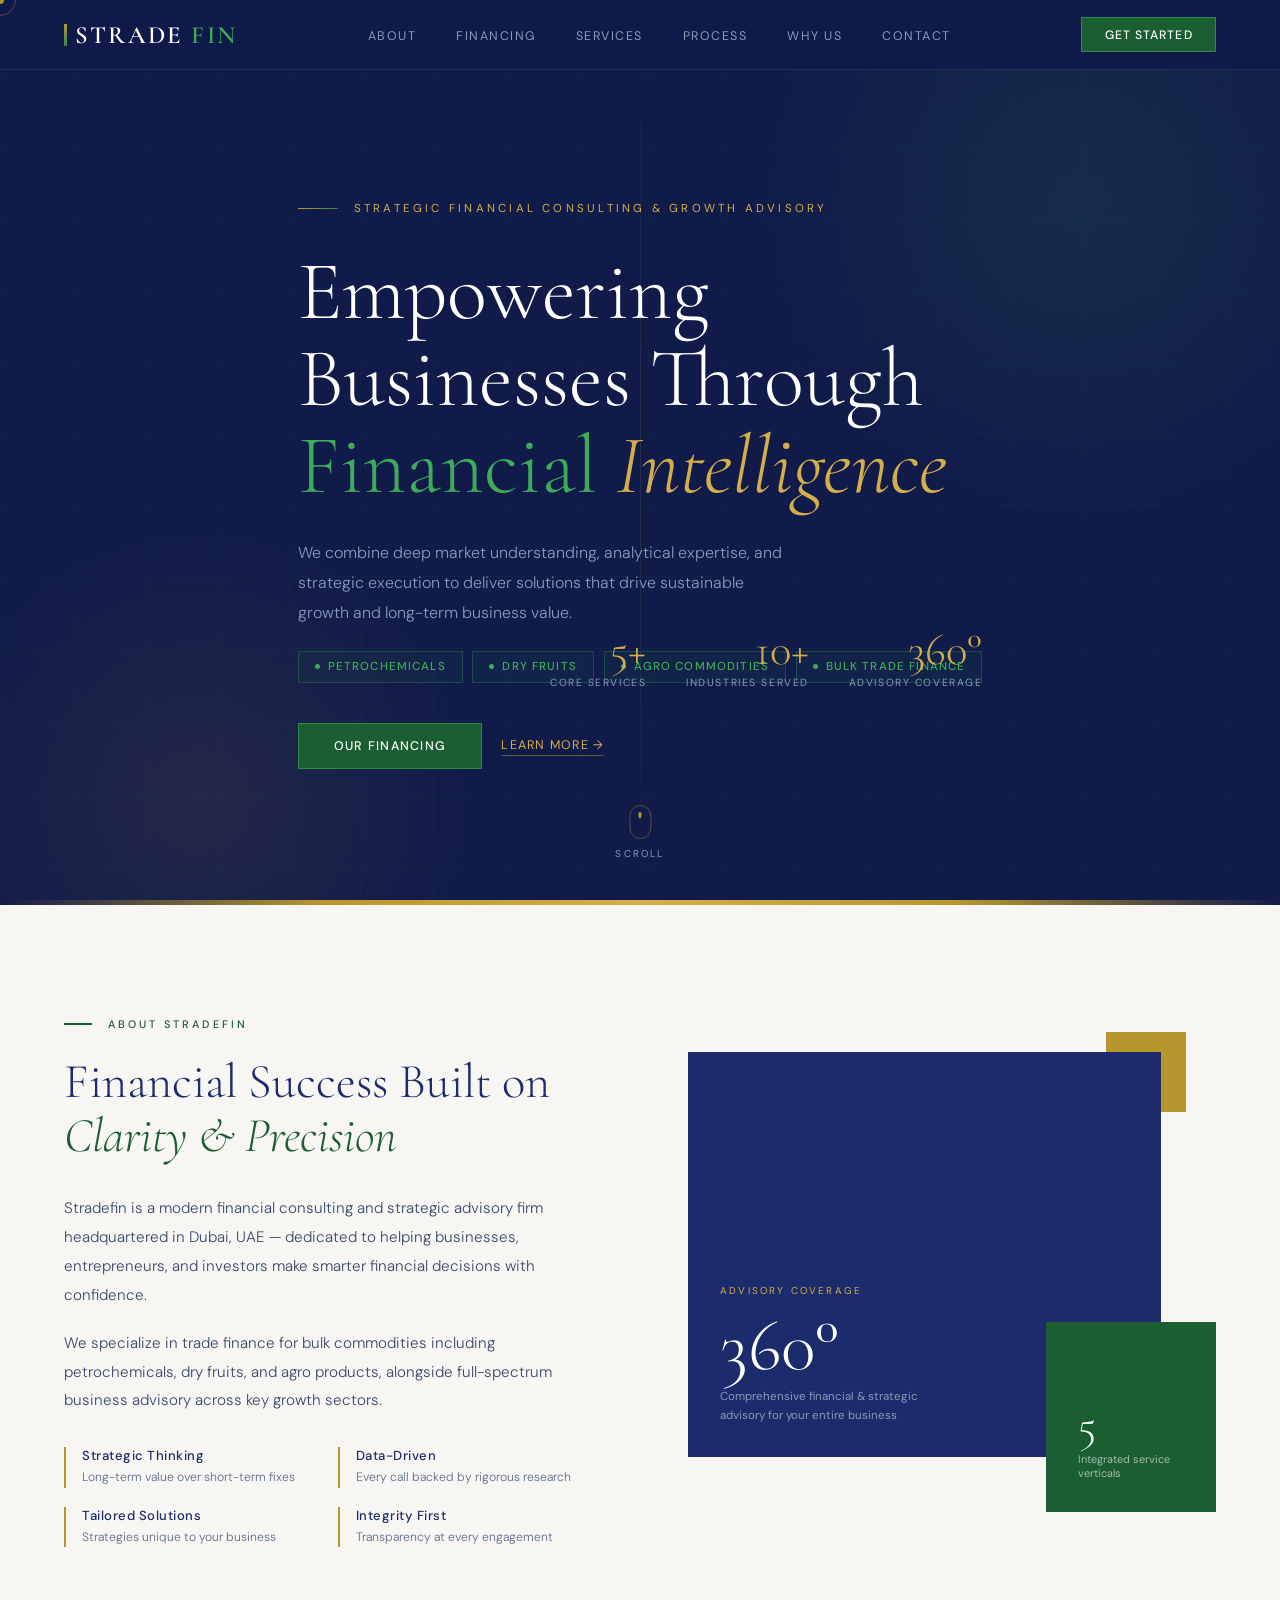
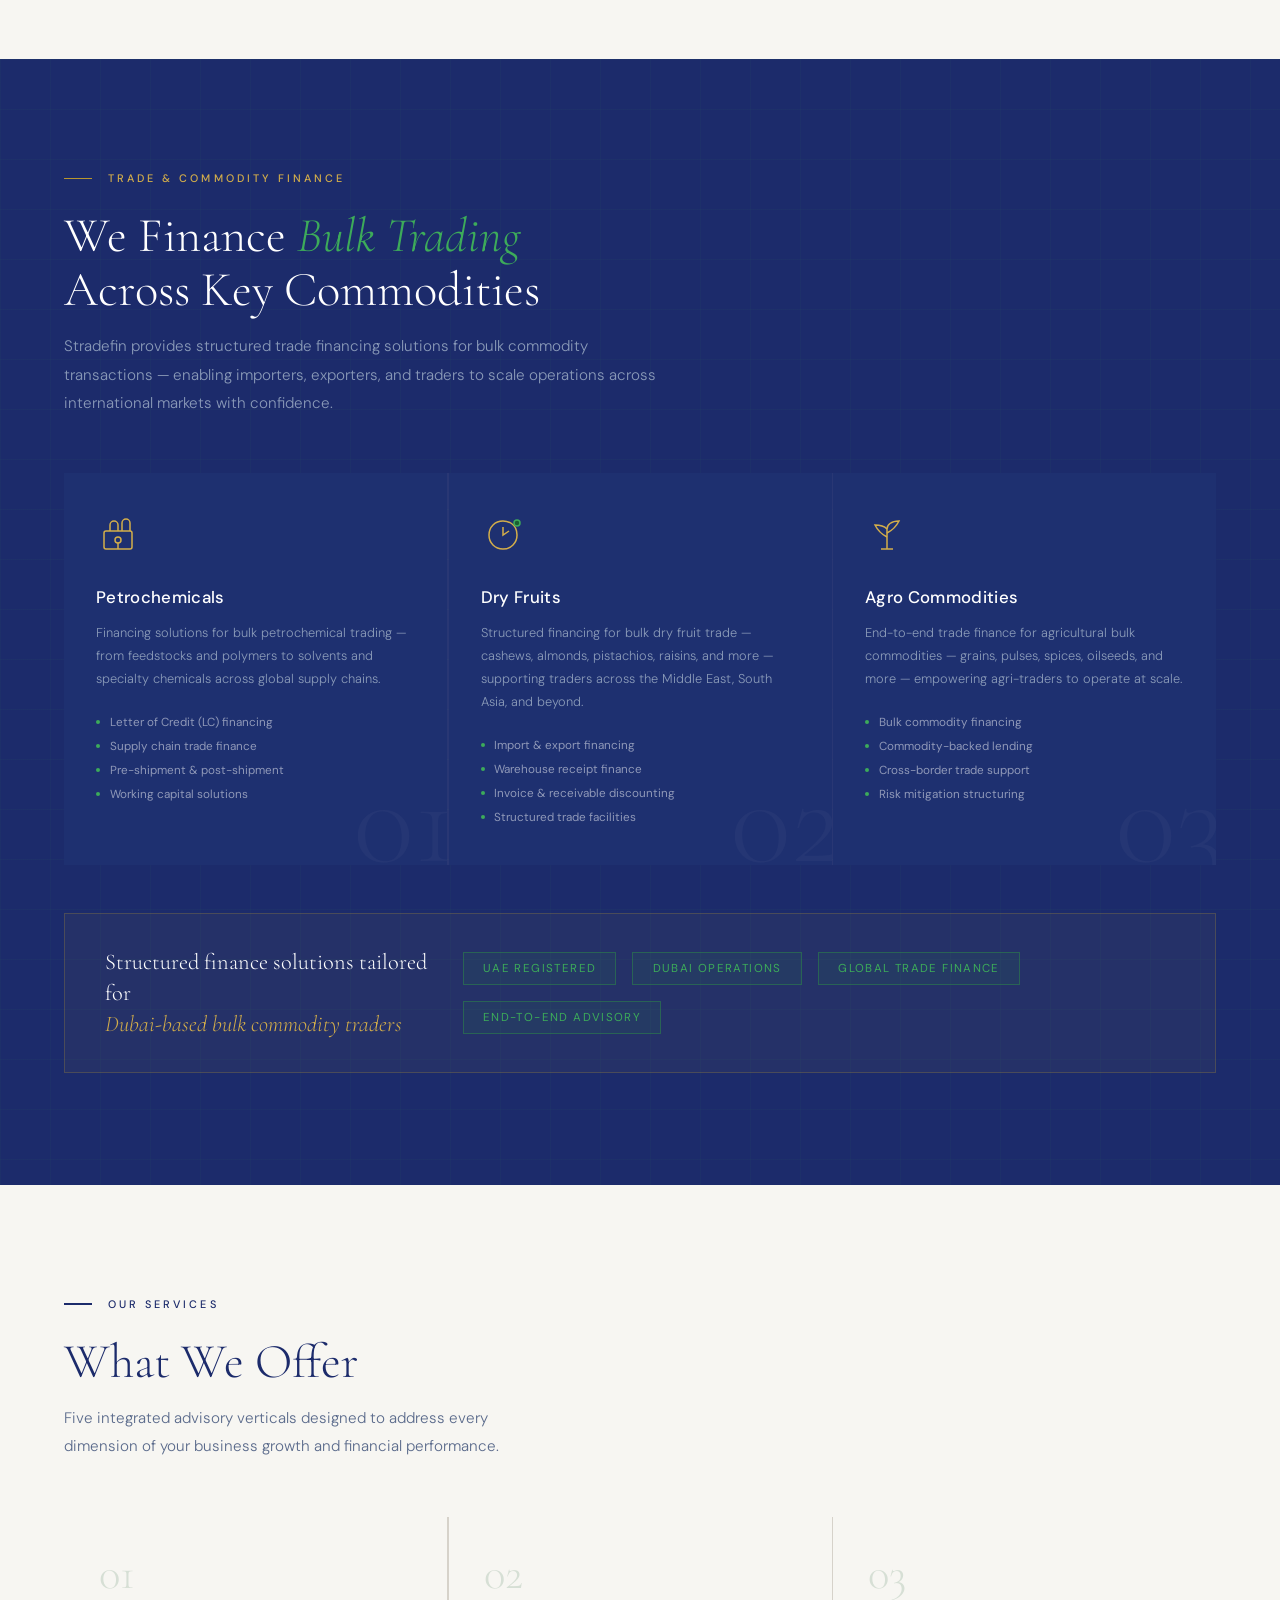
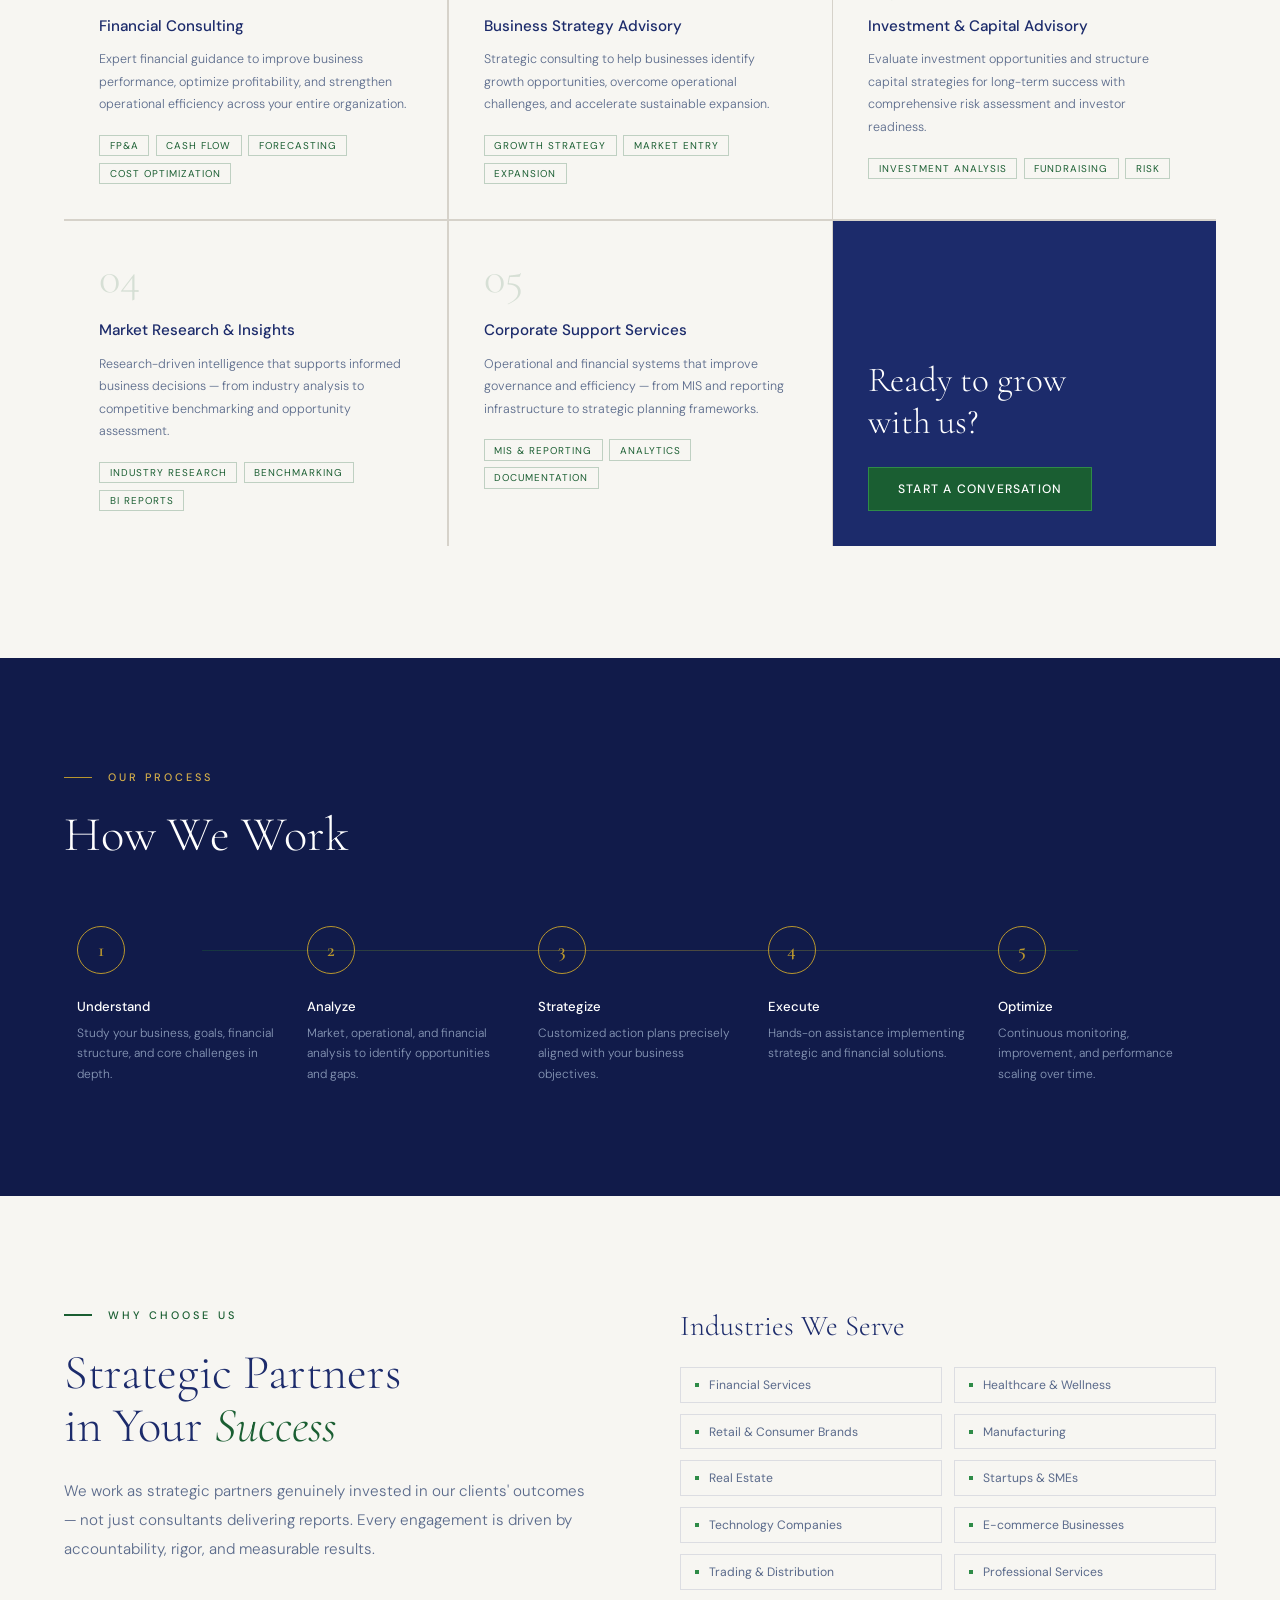
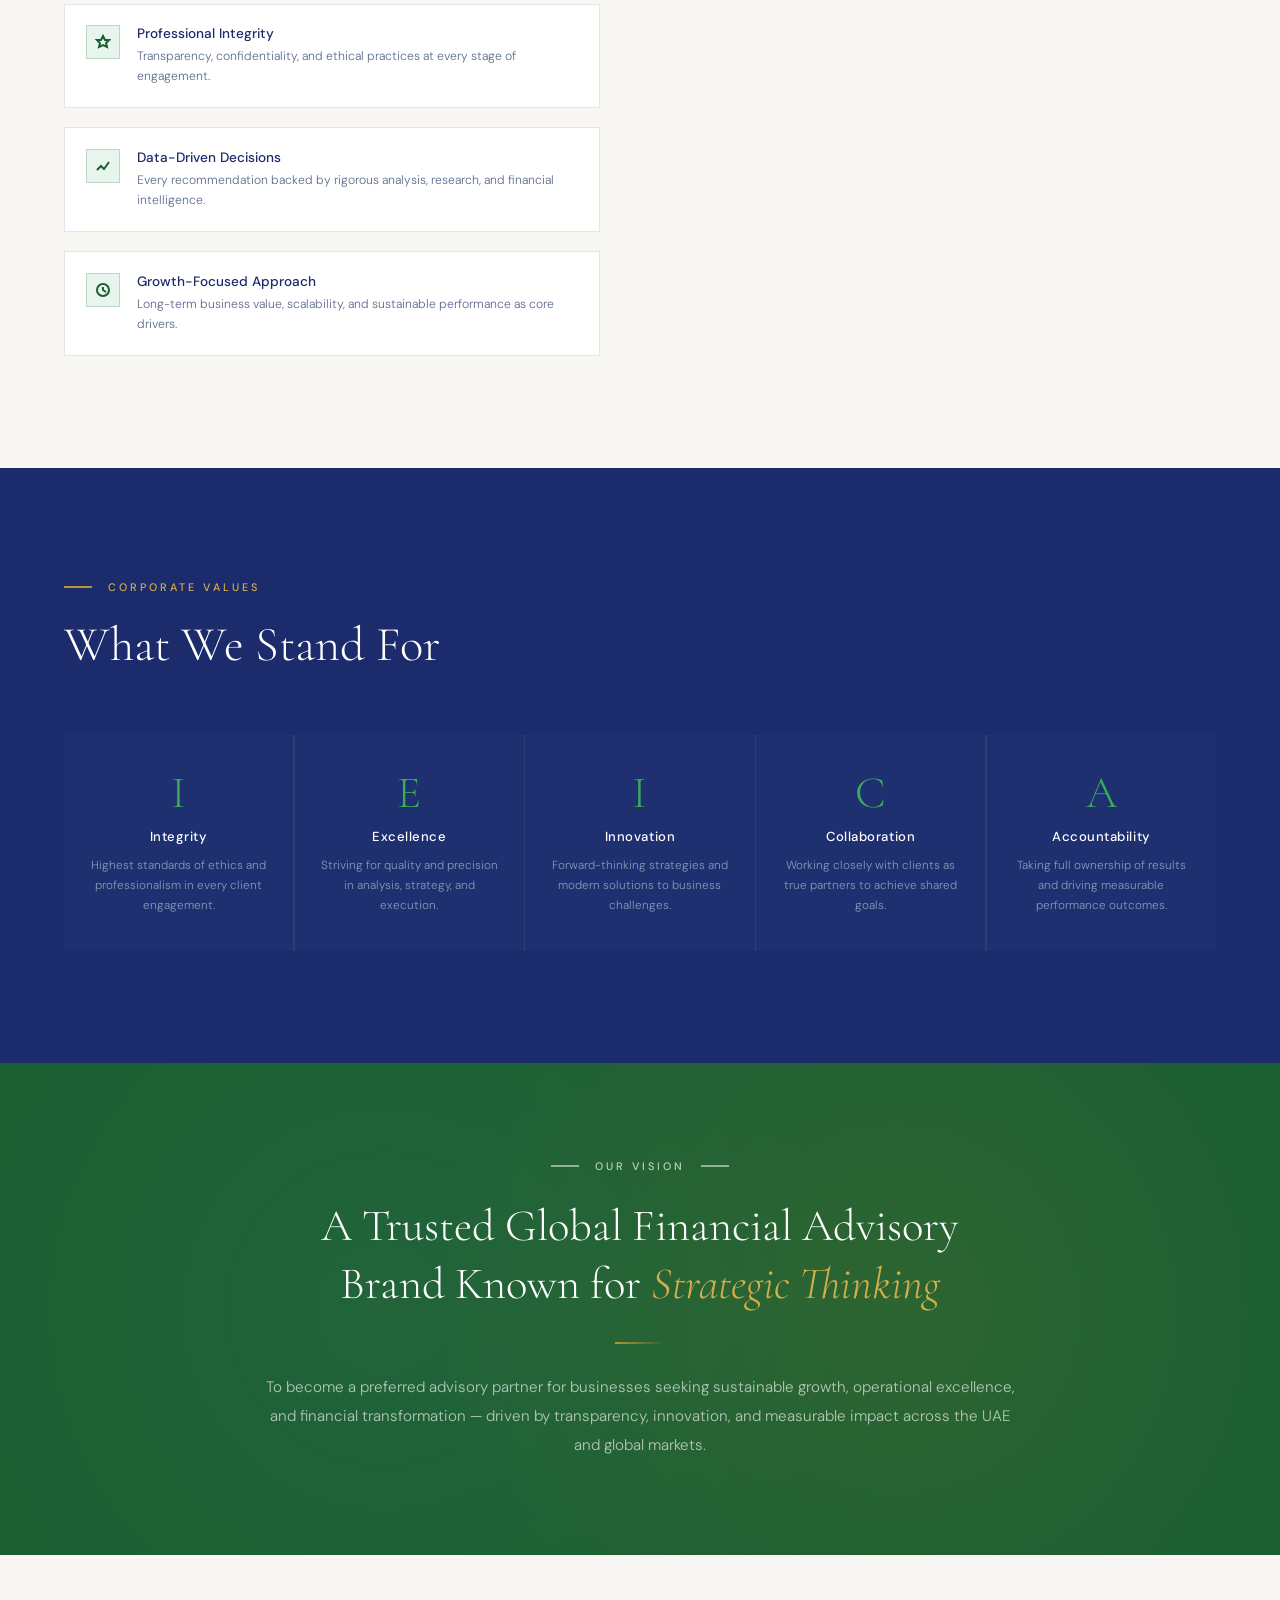
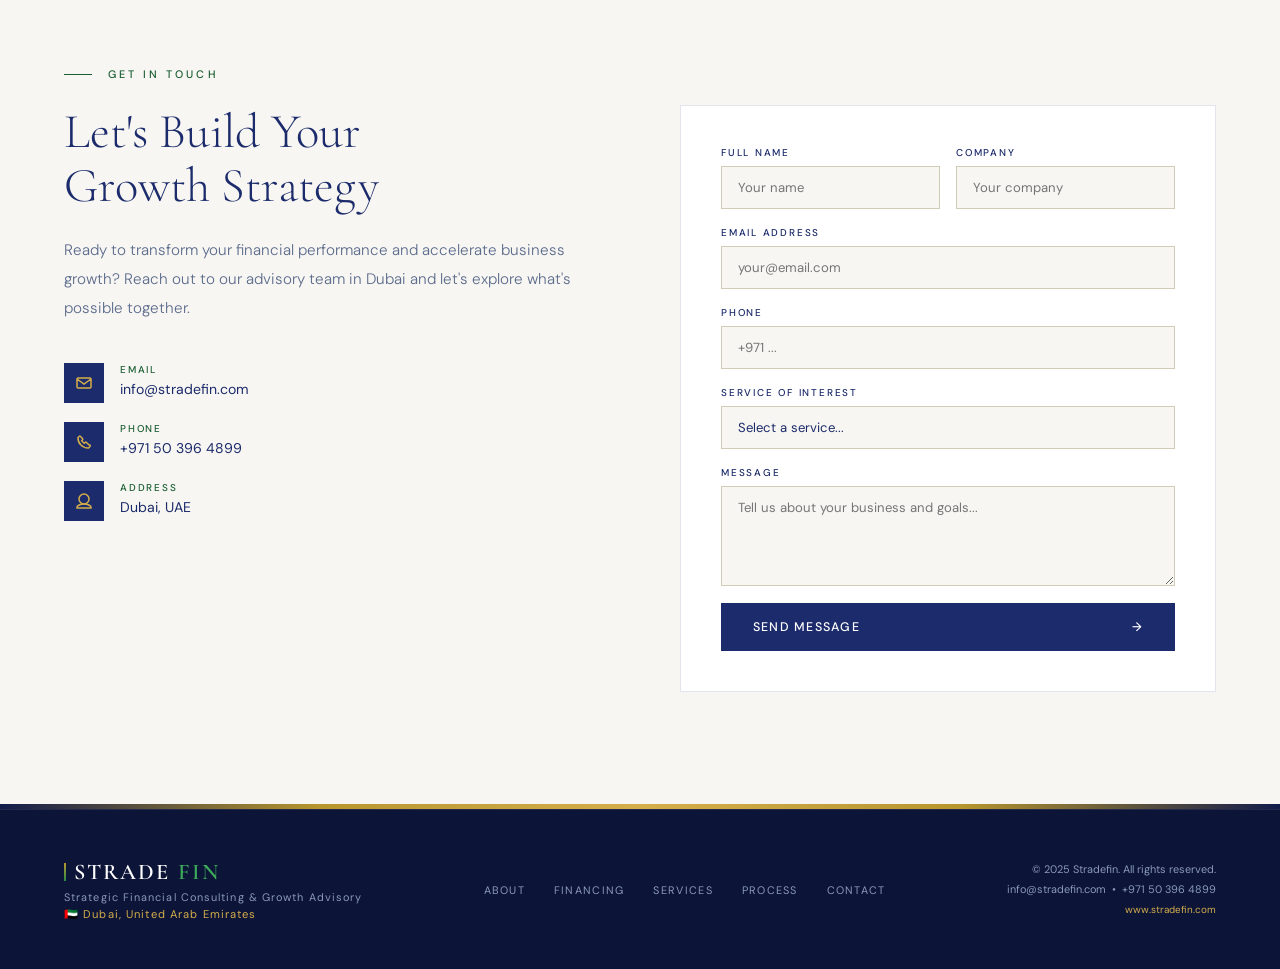
<file: index.html>
<!DOCTYPE html>
<html lang="en">
<head>
<meta charset="UTF-8">
<meta name="viewport" content="width=device-width, initial-scale=1.0">
<title>Stradefin — Strategic Financial Consulting & Growth Advisory</title>
<link href="https://fonts.googleapis.com/css2?family=Cormorant+Garamond:ital,wght@0,300;0,400;0,600;1,300;1,400&family=DM+Sans:wght@300;400;500&display=swap" rel="stylesheet">
<style>
*, *::before, *::after { box-sizing: border-box; margin: 0; padding: 0; }

:root {
  --navy:        #1C2B6B;
  --navy-dark:   #111B4A;
  --navy-mid:    #1E3070;
  --navy-light:  #253680;
  --green-dark:  #1A5E32;
  --green:       #2E8B47;
  --green-light: #3DAB5A;
  --green-pale:  #E8F5EC;
  --gold:        #B8962E;
  --gold-light:  #D4AE4A;
  --gold-pale:   #F5EDD6;
  --cream:       #F7F6F2;
  --white:       #FFFFFF;
  --text-muted:  #8A9AB8;
  --border:      rgba(255,255,255,0.09);
  --border-dark: rgba(28,43,107,0.12);
}

html { scroll-behavior: smooth; font-size: 16px; }
body { font-family: 'DM Sans', sans-serif; background: var(--cream); color: var(--navy); overflow-x: hidden; }

/* ── SCROLLBAR ── */
::-webkit-scrollbar { width: 4px; }
::-webkit-scrollbar-track { background: var(--navy-dark); }
::-webkit-scrollbar-thumb { background: var(--gold); border-radius: 2px; }

/* ── CURSOR DOT ── */
.cursor-dot {
  position: fixed; top: 0; left: 0; width: 8px; height: 8px;
  background: var(--gold); border-radius: 50%; pointer-events: none;
  z-index: 9999; transform: translate(-50%,-50%);
  transition: transform 0.1s, opacity 0.3s;
}
.cursor-ring {
  position: fixed; top: 0; left: 0; width: 32px; height: 32px;
  border: 1px solid rgba(184,150,46,0.4); border-radius: 50%;
  pointer-events: none; z-index: 9998; transform: translate(-50%,-50%);
  transition: transform 0.15s ease, width 0.3s, height 0.3s;
}

/* ── NAV ── */
nav {
  position: fixed; top: 0; left: 0; right: 0; z-index: 500;
  background: rgba(17,27,74,0.96); backdrop-filter: blur(16px);
  border-bottom: 1px solid var(--border);
  padding: 0 4rem; height: 70px;
  display: flex; align-items: center; justify-content: space-between;
  transition: background 0.3s, box-shadow 0.3s;
}
nav.scrolled { background: rgba(17,27,74,0.99); box-shadow: 0 4px 40px rgba(0,0,0,0.4); }
.nav-logo { font-family: 'Cormorant Garamond', serif; font-size: 1.55rem; font-weight: 600; letter-spacing: 0.09em; color: var(--white); text-decoration: none; display: flex; align-items: center; gap: 0.5rem; }
.nav-logo-accent { color: var(--green-light); }
.nav-logo-bar { width: 3px; height: 22px; background: linear-gradient(to bottom, var(--gold), var(--green)); }
.nav-links { display: flex; gap: 2.5rem; list-style: none; }
.nav-links a { color: var(--text-muted); text-decoration: none; font-size: 0.78rem; font-weight: 400; letter-spacing: 0.12em; text-transform: uppercase; transition: color 0.2s; position: relative; padding-bottom: 2px; }
.nav-links a::after { content: ''; position: absolute; bottom: 0; left: 0; width: 0; height: 1px; background: var(--gold); transition: width 0.3s; }
.nav-links a:hover { color: var(--gold-light); }
.nav-links a:hover::after { width: 100%; }
.nav-cta { background: var(--green-dark); color: var(--white); text-decoration: none; padding: 0.55rem 1.4rem; font-size: 0.76rem; font-weight: 500; letter-spacing: 0.09em; text-transform: uppercase; border: 1px solid var(--green); transition: background 0.2s, border-color 0.2s; }
.nav-cta:hover { background: var(--green); }

/* ── HERO ── */
.hero { min-height: 100vh; background: var(--navy-dark); position: relative; display: flex; align-items: center; overflow: hidden; }

.hero-grid {
  position: absolute; inset: 0;
  background-image: linear-gradient(rgba(46,139,71,0.06) 1px, transparent 1px), linear-gradient(90deg, rgba(46,139,71,0.06) 1px, transparent 1px);
  background-size: 72px 72px;
  animation: gridDrift 20s linear infinite;
}
@keyframes gridDrift { from { background-position: 0 0; } to { background-position: 72px 72px; } }

.hero-orb1 {
  position: absolute; top: -150px; right: -150px; width: 700px; height: 700px; border-radius: 50%;
  background: radial-gradient(circle, rgba(46,139,71,0.15) 0%, transparent 65%);
  animation: pulse1 8s ease-in-out infinite;
}
.hero-orb2 {
  position: absolute; bottom: -200px; left: -100px; width: 600px; height: 600px; border-radius: 50%;
  background: radial-gradient(circle, rgba(184,150,46,0.1) 0%, transparent 65%);
  animation: pulse1 10s ease-in-out infinite reverse;
}
@keyframes pulse1 { 0%,100%{ transform: scale(1); opacity: 0.7; } 50%{ transform: scale(1.08); opacity: 1; } }

.hero-line {
  position: absolute; top: 0; left: 50%; width: 1px; height: 100%;
  background: linear-gradient(to bottom, transparent, rgba(184,150,46,0.15), transparent);
  animation: lineGlow 4s ease-in-out infinite;
}
@keyframes lineGlow { 0%,100%{ opacity: 0.4; } 50%{ opacity: 1; } }

.hero-particles { position: absolute; inset: 0; overflow: hidden; pointer-events: none; }
.particle {
  position: absolute; width: 2px; height: 2px; background: var(--gold); border-radius: 50%;
  opacity: 0; animation: floatUp var(--dur, 8s) ease-in var(--delay, 0s) infinite;
}
@keyframes floatUp { 0%{ opacity: 0; transform: translateY(0) scale(0); } 10%{ opacity: 0.6; transform: translateY(-10px) scale(1); } 90%{ opacity: 0.2; } 100%{ opacity: 0; transform: translateY(-400px) scale(0); } }

.hero-inner { position: relative; z-index: 2; max-width: 1200px; margin: 0 auto; padding: 0 4rem; padding-top: 70px; }
.hero-eyebrow { display: flex; align-items: center; gap: 1rem; margin-bottom: 2rem; opacity: 0; animation: fadeSlideUp 0.8s ease forwards 0.3s; }
.hero-eyebrow-line { width: 40px; height: 1px; background: linear-gradient(to right, var(--gold), var(--green)); }
.hero-eyebrow span { font-size: 0.72rem; letter-spacing: 0.28em; text-transform: uppercase; color: var(--gold-light); font-weight: 400; }

.hero h1 {
  font-family: 'Cormorant Garamond', serif;
  font-size: clamp(3.2rem, 6.5vw, 6rem); font-weight: 300; line-height: 1.05; color: var(--white);
  margin-bottom: 1.8rem; opacity: 0; animation: fadeSlideUp 0.9s ease forwards 0.5s;
}
.hero h1 .green { color: var(--green-light); }
.hero h1 .gold { color: var(--gold-light); font-style: italic; }

.hero-sub { font-size: 1rem; font-weight: 300; line-height: 1.85; color: var(--text-muted); max-width: 500px; margin-bottom: 1.5rem; opacity: 0; animation: fadeSlideUp 0.9s ease forwards 0.7s; }

/* Commodity pill badges */
.hero-commodities { display: flex; flex-wrap: wrap; gap: 0.6rem; margin-bottom: 2.5rem; opacity: 0; animation: fadeSlideUp 0.9s ease forwards 0.85s; }
.comm-badge { display: flex; align-items: center; gap: 0.5rem; padding: 0.45rem 1rem; border: 1px solid rgba(46,139,71,0.4); background: rgba(46,139,71,0.08); font-size: 0.72rem; letter-spacing: 0.1em; text-transform: uppercase; color: var(--green-light); font-weight: 500; }
.comm-badge-dot { width: 5px; height: 5px; border-radius: 50%; background: var(--green-light); }

.hero-actions { display: flex; gap: 1.2rem; align-items: center; opacity: 0; animation: fadeSlideUp 0.9s ease forwards 1s; }
.btn-primary { background: var(--green-dark); color: var(--white); padding: 0.9rem 2.2rem; text-decoration: none; font-size: 0.78rem; font-weight: 500; letter-spacing: 0.1em; text-transform: uppercase; border: 1px solid var(--green); transition: all 0.25s; display: inline-block; }
.btn-primary:hover { background: var(--green); transform: translateY(-2px); }
.btn-outline { color: var(--gold-light); text-decoration: none; font-size: 0.78rem; font-weight: 400; letter-spacing: 0.1em; text-transform: uppercase; display: flex; align-items: center; gap: 0.5rem; border-bottom: 1px solid rgba(184,150,46,0.5); padding-bottom: 2px; transition: all 0.2s; }
.btn-outline:hover { color: var(--gold); border-color: var(--gold); gap: 0.9rem; }

.hero-stats {
  position: absolute; right: 4rem; bottom: 5rem;
  display: flex; gap: 2.5rem;
  opacity: 0; animation: fadeSlideUp 0.9s ease forwards 1.1s;
}
.stat { text-align: right; }
.stat-num { font-family: 'Cormorant Garamond', serif; font-size: 2.8rem; font-weight: 300; color: var(--white); line-height: 1; }
.stat-num span { color: var(--gold-light); }
.stat-label { font-size: 0.65rem; letter-spacing: 0.15em; text-transform: uppercase; color: var(--text-muted); margin-top: 0.2rem; }

.hero-scroll { position: absolute; bottom: 2.5rem; left: 50%; transform: translateX(-50%); display: flex; flex-direction: column; align-items: center; gap: 0.5rem; color: var(--text-muted); font-size: 0.62rem; letter-spacing: 0.22em; text-transform: uppercase; opacity: 0; animation: fadeIn 1s ease forwards 1.5s; }
.scroll-mouse { width: 22px; height: 34px; border: 1px solid rgba(184,150,46,0.4); border-radius: 11px; display: flex; justify-content: center; padding-top: 6px; }
.scroll-wheel { width: 3px; height: 6px; background: var(--gold); border-radius: 2px; animation: scrollWheel 2s ease-in-out infinite; }
@keyframes scrollWheel { 0%,100%{ transform: translateY(0); opacity: 1; } 100%{ transform: translateY(8px); opacity: 0; } }

@keyframes fadeSlideUp { from { opacity: 0; transform: translateY(28px); } to { opacity: 1; transform: translateY(0); } }
@keyframes fadeIn { from { opacity: 0; } to { opacity: 1; } }

/* ── GOLD BAR (from image) ── */
.gold-bar { height: 5px; background: linear-gradient(to right, var(--navy-dark), var(--gold), var(--gold-light), var(--gold), var(--navy-dark)); }

/* ── SECTION COMMON ── */
section { padding: 7rem 4rem; }
.section-inner { max-width: 1200px; margin: 0 auto; }
.section-label { display: flex; align-items: center; gap: 1rem; margin-bottom: 1.5rem; }
.section-label-line { width: 28px; height: 1.5px; }
.section-label span { font-size: 0.68rem; letter-spacing: 0.28em; text-transform: uppercase; font-weight: 500; }
.section-heading { font-family: 'Cormorant Garamond', serif; font-weight: 300; line-height: 1.1; }

/* ── ABOUT ── */
.about { background: var(--cream); }
.about-label .section-label-line { background: var(--green-dark); }
.about-label span { color: var(--green-dark); }
.about-grid { display: grid; grid-template-columns: 1fr 1fr; gap: 6rem; align-items: center; }
.about-heading { font-size: clamp(2.4rem, 3.8vw, 3.6rem); color: var(--navy); margin-bottom: 2rem; }
.about-heading em { font-style: italic; color: var(--green-dark); }
.about-text { font-size: 0.95rem; line-height: 1.9; color: #3A4A6B; font-weight: 300; margin-bottom: 1.2rem; }
.about-pillars { display: grid; grid-template-columns: 1fr 1fr; gap: 1.2rem; margin-top: 2rem; }
.pillar { border-left: 2px solid var(--gold); padding-left: 1rem; }
.pillar-title { font-weight: 500; font-size: 0.82rem; letter-spacing: 0.04em; color: var(--navy); margin-bottom: 0.25rem; }
.pillar-text { font-size: 0.76rem; color: #5A6A8B; font-weight: 300; line-height: 1.6; }

.about-visual { position: relative; height: 460px; }
.about-card { position: absolute; padding: 2rem; }
.about-card-main { top: 0; left: 0; right: 55px; bottom: 55px; background: var(--navy); display: flex; flex-direction: column; justify-content: flex-end; }
.about-card-main-tag { font-size: 0.62rem; letter-spacing: 0.22em; text-transform: uppercase; color: var(--gold-light); margin-bottom: 0.8rem; }
.about-card-main-num { font-family: 'Cormorant Garamond', serif; font-size: 4.5rem; font-weight: 300; color: var(--white); line-height: 1; }
.about-card-main-label { font-size: 0.72rem; color: var(--text-muted); margin-top: 0.4rem; line-height: 1.6; }
.about-card-accent { bottom: 0; right: 0; width: 170px; height: 190px; background: var(--green-dark); display: flex; flex-direction: column; justify-content: flex-end; }
.about-card-accent-num { font-family: 'Cormorant Garamond', serif; font-size: 2.8rem; font-weight: 300; color: var(--white); line-height: 1; }
.about-card-accent-label { font-size: 0.68rem; color: rgba(255,255,255,0.6); margin-top: 0.3rem; }
.about-card-gold { top: -20px; right: 30px; width: 80px; height: 80px; background: var(--gold); display: flex; align-items: center; justify-content: center; }
.about-card-gold svg { width: 36px; height: 36px; fill: none; stroke: var(--white); stroke-width: 1.5; }

/* ── COMMODITY FINANCE ── */
.commodity { background: var(--navy); position: relative; overflow: hidden; }
.commodity::before {
  content: ''; position: absolute; inset: 0;
  background-image: linear-gradient(rgba(46,139,71,0.05) 1px, transparent 1px), linear-gradient(90deg, rgba(46,139,71,0.05) 1px, transparent 1px);
  background-size: 50px 50px;
}
.commodity-label .section-label-line { background: var(--gold); }
.commodity-label span { color: var(--gold-light); }
.commodity-heading { font-size: clamp(2.4rem, 3.8vw, 3.6rem); color: var(--white); margin-bottom: 1rem; }
.commodity-heading em { font-style: italic; color: var(--green-light); }
.commodity-sub { font-size: 0.95rem; color: var(--text-muted); font-weight: 300; max-width: 600px; margin-bottom: 3.5rem; line-height: 1.85; }
.commodity-cards { display: grid; grid-template-columns: repeat(3, 1fr); gap: 1.5px; background: rgba(255,255,255,0.06); }
.comm-card {
  background: var(--navy-mid); padding: 2.5rem 2rem;
  position: relative; overflow: hidden;
  transition: background 0.3s;
  cursor: default;
}
.comm-card::before {
  content: ''; position: absolute; bottom: 0; left: 0; right: 0; height: 3px;
  background: linear-gradient(to right, var(--green-dark), var(--green-light));
  transform: scaleX(0); transform-origin: left; transition: transform 0.4s;
}
.comm-card:hover::before { transform: scaleX(1); }
.comm-card:hover { background: rgba(30,48,112,0.9); }
.comm-card-icon { margin-bottom: 1.5rem; }
.comm-card-icon svg { width: 44px; height: 44px; }
.comm-card-title { font-size: 1.05rem; font-weight: 500; color: var(--white); margin-bottom: 0.8rem; letter-spacing: 0.02em; }
.comm-card-desc { font-size: 0.8rem; color: var(--text-muted); line-height: 1.8; font-weight: 300; margin-bottom: 1.5rem; }
.comm-card-features { display: grid; gap: 0.5rem; }
.comm-feature { display: flex; align-items: center; gap: 0.6rem; font-size: 0.73rem; color: rgba(255,255,255,0.5); }
.comm-feature-dot { width: 4px; height: 4px; border-radius: 50%; background: var(--green-light); flex-shrink: 0; }
.comm-card-bg-num {
  position: absolute; bottom: -20px; right: -10px;
  font-family: 'Cormorant Garamond', serif; font-size: 8rem; font-weight: 300;
  color: rgba(255,255,255,0.03); line-height: 1; pointer-events: none;
}

/* Finance band */
.finance-band {
  margin-top: 3rem;
  border: 1px solid rgba(184,150,46,0.25);
  padding: 2rem 2.5rem;
  display: flex; align-items: center; justify-content: space-between; gap: 2rem;
  background: rgba(184,150,46,0.05);
  position: relative; z-index: 2;
}
.finance-band-text { font-family: 'Cormorant Garamond', serif; font-size: 1.4rem; font-weight: 300; color: var(--white); line-height: 1.4; }
.finance-band-text em { font-style: italic; color: var(--gold-light); }
.finance-band-badges { display: flex; gap: 1rem; flex-wrap: wrap; }
.fin-badge { padding: 0.5rem 1.2rem; border: 1px solid rgba(46,139,71,0.5); background: rgba(46,139,71,0.1); font-size: 0.72rem; letter-spacing: 0.12em; text-transform: uppercase; color: var(--green-light); white-space: nowrap; }

/* ── SERVICES ── */
.services { background: var(--cream); }
.services-label .section-label-line { background: var(--navy); }
.services-label span { color: var(--navy); }
.services-heading { font-size: clamp(2.4rem, 3.8vw, 3.6rem); color: var(--navy); margin-bottom: 1rem; }
.services-sub { font-size: 0.95rem; color: #5A6A8B; font-weight: 300; max-width: 500px; margin-bottom: 3.5rem; line-height: 1.85; }
.services-grid { display: grid; grid-template-columns: repeat(3, 1fr); gap: 1.5px; background: #D6D2CA; }
.service-card { background: var(--cream); padding: 2.2rem; transition: background 0.3s, transform 0.3s; cursor: default; position: relative; overflow: hidden; }
.service-card::after { content: ''; position: absolute; top: 0; left: 0; width: 3px; height: 0; background: linear-gradient(to bottom, var(--green-dark), var(--gold)); transition: height 0.4s; }
.service-card:hover::after { height: 100%; }
.service-card:hover { background: var(--white); }
.service-num { font-family: 'Cormorant Garamond', serif; font-size: 2.8rem; font-weight: 300; color: rgba(26,94,50,0.15); line-height: 1; margin-bottom: 1.2rem; transition: color 0.3s; }
.service-card:hover .service-num { color: rgba(26,94,50,0.35); }
.service-title { font-size: 0.95rem; font-weight: 500; color: var(--navy); margin-bottom: 0.8rem; }
.service-desc { font-size: 0.78rem; color: #5A6A8B; line-height: 1.8; font-weight: 300; margin-bottom: 1.2rem; }
.service-tags { display: flex; flex-wrap: wrap; gap: 0.4rem; }
.service-tag { font-size: 0.62rem; letter-spacing: 0.1em; text-transform: uppercase; color: var(--green-dark); border: 1px solid rgba(26,94,50,0.25); padding: 0.2rem 0.6rem; }

/* ── PROCESS ── */
.process { background: var(--navy-dark); }
.process-label .section-label-line { background: var(--gold); }
.process-label span { color: var(--gold-light); }
.process-heading { font-size: clamp(2.4rem, 3.8vw, 3.6rem); color: var(--white); margin-bottom: 4rem; }
.process-steps { display: grid; grid-template-columns: repeat(5, 1fr); position: relative; }
.process-connector { position: absolute; top: 24px; left: 12%; right: 12%; height: 1px; background: linear-gradient(to right, var(--green-dark), var(--gold), var(--green-dark)); opacity: 0.4; }
.process-step { padding: 0 0.8rem; }
.step-marker { width: 48px; height: 48px; border-radius: 50%; background: transparent; border: 1px solid var(--gold); display: flex; align-items: center; justify-content: center; font-family: 'Cormorant Garamond', serif; font-size: 1.2rem; font-weight: 600; color: var(--gold); margin-bottom: 1.5rem; position: relative; z-index: 1; transition: background 0.3s, color 0.3s; }
.process-step:hover .step-marker { background: var(--gold); color: var(--navy-dark); }
.step-title { font-weight: 500; font-size: 0.82rem; color: var(--white); margin-bottom: 0.5rem; }
.step-desc { font-size: 0.75rem; color: var(--text-muted); line-height: 1.7; font-weight: 300; }

/* ── WHY ── */
.why { background: var(--cream); }
.why-label .section-label-line { background: var(--green-dark); }
.why-label span { color: var(--green-dark); }
.why-grid { display: grid; grid-template-columns: 1fr 1fr; gap: 5rem; align-items: start; }
.why-heading { font-size: clamp(2.4rem, 3.8vw, 3.6rem); color: var(--navy); margin-bottom: 1.5rem; }
.why-heading em { font-style: italic; color: var(--green-dark); }
.why-text { font-size: 0.95rem; line-height: 1.9; color: #5A6A8B; font-weight: 300; margin-bottom: 2.5rem; }
.why-reasons { display: grid; gap: 1.2rem; }
.reason { display: flex; gap: 1.1rem; align-items: flex-start; padding: 1.3rem; background: var(--white); border: 1px solid var(--border-dark); transition: border-color 0.3s, box-shadow 0.3s; }
.reason:hover { border-color: rgba(46,139,71,0.35); box-shadow: 0 4px 20px rgba(26,94,50,0.08); }
.reason-icon { width: 34px; height: 34px; flex-shrink: 0; background: var(--green-pale); border: 1px solid rgba(26,94,50,0.2); display: flex; align-items: center; justify-content: center; font-weight: 500; color: var(--green-dark); font-size: 0.75rem; }
.reason-icon svg { width: 16px; height: 16px; stroke: var(--green-dark); fill: none; stroke-width: 2; }
.reason-title { font-weight: 500; font-size: 0.85rem; color: var(--navy); margin-bottom: 0.25rem; }
.reason-desc { font-size: 0.76rem; color: #5A6A8B; line-height: 1.65; font-weight: 300; }

.industries-title { font-family: 'Cormorant Garamond', serif; font-size: 1.8rem; font-weight: 300; color: var(--navy); margin-bottom: 1.5rem; }
.industries-grid { display: grid; grid-template-columns: 1fr 1fr; gap: 0.7rem; }
.industry-item { font-size: 0.76rem; color: #5A6A8B; padding: 0.55rem 0.9rem; border: 1px solid var(--border-dark); display: flex; align-items: center; gap: 0.6rem; transition: border-color 0.2s, color 0.2s, background 0.2s; }
.industry-item:hover { border-color: rgba(26,94,50,0.35); color: var(--green-dark); background: var(--green-pale); }
.industry-dot { width: 4px; height: 4px; background: var(--green); flex-shrink: 0; }

/* ── VALUES ── */
.values { background: var(--navy); }
.values-label .section-label-line { background: var(--gold); }
.values-label span { color: var(--gold-light); }
.values-heading { font-size: clamp(2.4rem, 3.8vw, 3.6rem); color: var(--white); margin-bottom: 4rem; }
.values-grid { display: grid; grid-template-columns: repeat(5, 1fr); gap: 1.5px; background: var(--border); }
.value-card { background: var(--navy-mid); padding: 2.2rem 1.5rem; text-align: center; transition: background 0.3s; }
.value-card:hover { background: var(--navy-light); }
.value-glyph { font-family: 'Cormorant Garamond', serif; font-size: 2.8rem; font-weight: 300; color: var(--green-light); margin-bottom: 0.8rem; line-height: 1; }
.value-title { font-weight: 500; font-size: 0.82rem; color: var(--white); margin-bottom: 0.7rem; letter-spacing: 0.04em; }
.value-text { font-size: 0.73rem; color: var(--text-muted); line-height: 1.7; font-weight: 300; }

/* ── VISION ── */
.vision { background: var(--green-dark); text-align: center; padding: 6rem 4rem; position: relative; overflow: hidden; }
.vision::before { content: ''; position: absolute; inset: 0; background-image: radial-gradient(circle at 30% 50%, rgba(255,255,255,0.04) 0%, transparent 50%), radial-gradient(circle at 70% 50%, rgba(184,150,46,0.12) 0%, transparent 50%); }
.vision-inner { position: relative; z-index: 2; max-width: 750px; margin: 0 auto; }
.vision-label .section-label-line { background: rgba(255,255,255,0.5); }
.vision-label span { color: rgba(255,255,255,0.7); }
.vision-label { justify-content: center; }
.vision h2 { font-family: 'Cormorant Garamond', serif; font-size: clamp(2rem, 3.5vw, 3.2rem); font-weight: 300; color: var(--white); line-height: 1.3; margin-bottom: 1.5rem; }
.vision h2 em { font-style: italic; color: var(--gold-light); }
.vision-divider { width: 50px; height: 1.5px; background: linear-gradient(to right, var(--gold), transparent); margin: 1.8rem auto; }
.vision p { font-size: 0.95rem; color: rgba(255,255,255,0.65); line-height: 1.9; font-weight: 300; }

/* ── CONTACT ── */
.contact { background: var(--cream); }
.contact-label .section-label-line { background: var(--green-dark); }
.contact-label span { color: var(--green-dark); }
.contact-grid { display: grid; grid-template-columns: 1fr 1fr; gap: 5rem; align-items: start; }
.contact-heading { font-size: clamp(2.4rem, 3.8vw, 3.6rem); color: var(--navy); margin-bottom: 1.5rem; }
.contact-text { font-size: 0.95rem; color: #5A6A8B; line-height: 1.9; font-weight: 300; margin-bottom: 2.5rem; }
.contact-info { display: grid; gap: 1.2rem; }
.contact-item { display: flex; gap: 1rem; align-items: flex-start; }
.contact-item-icon { width: 40px; height: 40px; flex-shrink: 0; background: var(--navy); display: flex; align-items: center; justify-content: center; }
.contact-item-icon svg { width: 18px; height: 18px; stroke: var(--gold-light); fill: none; stroke-width: 1.5; }
.contact-item-label { font-size: 0.62rem; letter-spacing: 0.18em; text-transform: uppercase; color: var(--green-dark); font-weight: 500; margin-bottom: 0.25rem; }
.contact-item-value { font-size: 0.88rem; color: var(--navy); font-weight: 400; }

.contact-form { background: var(--white); border: 1px solid var(--border-dark); padding: 2.5rem; display: grid; gap: 1.1rem; }
.form-row { display: grid; grid-template-columns: 1fr 1fr; gap: 1rem; }
.form-group { display: flex; flex-direction: column; gap: 0.4rem; }
.form-label { font-size: 0.62rem; letter-spacing: 0.18em; text-transform: uppercase; color: var(--navy); font-weight: 500; }
.form-input, .form-select, .form-textarea { background: var(--cream); border: 1px solid #D0CCB8; padding: 0.75rem 1rem; font-family: 'DM Sans', sans-serif; font-size: 0.82rem; color: var(--navy); outline: none; transition: border-color 0.2s, background 0.2s; -webkit-appearance: none; }
.form-input:focus, .form-select:focus, .form-textarea:focus { border-color: var(--green); background: var(--white); }
.form-textarea { resize: vertical; min-height: 100px; }
.form-submit { background: var(--navy); color: var(--white); border: none; padding: 1rem 2rem; cursor: pointer; font-family: 'DM Sans', sans-serif; font-size: 0.78rem; font-weight: 500; letter-spacing: 0.1em; text-transform: uppercase; transition: background 0.2s; display: flex; align-items: center; justify-content: space-between; width: 100%; }
.form-submit:hover { background: var(--green-dark); }
.submit-arrow { transition: transform 0.2s; }
.form-submit:hover .submit-arrow { transform: translateX(6px); }

/* ── FOOTER ── */
footer { background: #0C1438; padding: 3rem 4rem; display: flex; align-items: center; justify-content: space-between; border-top: 1px solid var(--border); }
.footer-left {}
.footer-logo { font-family: 'Cormorant Garamond', serif; font-size: 1.4rem; font-weight: 600; letter-spacing: 0.09em; color: var(--white); display: flex; align-items: center; gap: 0.5rem; }
.footer-logo .green { color: var(--green-light); }
.footer-logo-bar { width: 2px; height: 18px; background: linear-gradient(to bottom, var(--gold), var(--green)); }
.footer-tagline { font-size: 0.68rem; color: var(--text-muted); letter-spacing: 0.1em; margin-top: 0.3rem; }
.footer-uae { font-size: 0.7rem; color: var(--gold-light); letter-spacing: 0.1em; margin-top: 0.2rem; }
.footer-links { display: flex; gap: 1.8rem; }
.footer-links a { font-size: 0.68rem; letter-spacing: 0.12em; text-transform: uppercase; color: var(--text-muted); text-decoration: none; transition: color 0.2s; }
.footer-links a:hover { color: var(--gold-light); }
.footer-copy { font-size: 0.68rem; color: var(--text-muted); text-align: right; line-height: 1.8; }

/* ── SCROLL ANIMATIONS ── */
.fade-up { opacity: 0; transform: translateY(32px); transition: opacity 0.75s cubic-bezier(0.16,1,0.3,1), transform 0.75s cubic-bezier(0.16,1,0.3,1); }
.fade-up.visible { opacity: 1; transform: translateY(0); }
.fade-left { opacity: 0; transform: translateX(-30px); transition: opacity 0.75s cubic-bezier(0.16,1,0.3,1), transform 0.75s cubic-bezier(0.16,1,0.3,1); }
.fade-left.visible { opacity: 1; transform: translateX(0); }
.fade-right { opacity: 0; transform: translateX(30px); transition: opacity 0.75s cubic-bezier(0.16,1,0.3,1), transform 0.75s cubic-bezier(0.16,1,0.3,1); }
.fade-right.visible { opacity: 1; transform: translateX(0); }
.d1 { transition-delay: 0.1s; } .d2 { transition-delay: 0.2s; } .d3 { transition-delay: 0.3s; } .d4 { transition-delay: 0.4s; } .d5 { transition-delay: 0.5s; } .d6 { transition-delay: 0.6s; }

/* ── COUNTER ── */
.counter-val { display: inline-block; }

/* ── MOBILE ── */
@media (max-width: 900px) {
  nav { padding: 0 1.5rem; }
  .nav-links { display: none; }
  section { padding: 4.5rem 1.5rem; }
  .hero-inner { padding: 0 1.5rem; padding-top: 70px; }
  .hero-stats { position: static; margin-top: 3rem; justify-content: flex-start; }
  .hero-scroll { display: none; }
  .about-grid, .why-grid, .contact-grid { grid-template-columns: 1fr; gap: 3rem; }
  .about-visual { height: 280px; }
  .commodity-cards { grid-template-columns: 1fr; }
  .services-grid { grid-template-columns: 1fr; }
  .process-steps { grid-template-columns: 1fr 1fr; gap: 2rem; }
  .process-connector { display: none; }
  .values-grid { grid-template-columns: 1fr 1fr; }
  .industries-grid { grid-template-columns: 1fr; }
  .form-row { grid-template-columns: 1fr; }
  .finance-band { flex-direction: column; }
  footer { flex-direction: column; gap: 2rem; text-align: center; }
  .footer-copy, .footer-logo { text-align: center; justify-content: center; }
  .footer-links { justify-content: center; flex-wrap: wrap; }
  .cursor-dot, .cursor-ring { display: none; }
}
</style>
</head>
<body>

<!-- CURSOR -->
<div class="cursor-dot" id="cursorDot"></div>
<div class="cursor-ring" id="cursorRing"></div>

<!-- NAV -->
<nav id="mainNav">
  <a href="#home" class="nav-logo">
    <div class="nav-logo-bar"></div>
    STRADE<span class="nav-logo-accent">FIN</span>
  </a>
  <ul class="nav-links">
    <li><a href="#about">About</a></li>
    <li><a href="#commodity">Financing</a></li>
    <li><a href="#services">Services</a></li>
    <li><a href="#process">Process</a></li>
    <li><a href="#why">Why Us</a></li>
    <li><a href="#contact">Contact</a></li>
  </ul>
  <a href="#contact" class="nav-cta">Get Started</a>
</nav>

<!-- HERO -->
<section class="hero" id="home">
  <div class="hero-grid"></div>
  <div class="hero-orb1"></div>
  <div class="hero-orb2"></div>
  <div class="hero-line"></div>
  <div class="hero-particles" id="particles"></div>

  <div class="hero-inner">
    <div class="hero-eyebrow">
      <div class="hero-eyebrow-line"></div>
      <span>Strategic Financial Consulting &amp; Growth Advisory</span>
    </div>
    <h1>
      Empowering<br>
      Businesses Through<br>
      <span class="green">Financial</span> <span class="gold">Intelligence</span>
    </h1>
    <p class="hero-sub">
      We combine deep market understanding, analytical expertise, and strategic execution to deliver solutions that drive sustainable growth and long-term business value.
    </p>
    <div class="hero-commodities">
      <div class="comm-badge"><div class="comm-badge-dot"></div>Petrochemicals</div>
      <div class="comm-badge"><div class="comm-badge-dot"></div>Dry Fruits</div>
      <div class="comm-badge"><div class="comm-badge-dot"></div>Agro Commodities</div>
      <div class="comm-badge"><div class="comm-badge-dot"></div>Bulk Trade Finance</div>
    </div>
    <div class="hero-actions">
      <a href="#commodity" class="btn-primary">Our Financing</a>
      <a href="#about" class="btn-outline">Learn More &rarr;</a>
    </div>
    <div class="hero-stats">
      <div class="stat">
        <div class="stat-num"><span class="counter-val" data-target="5">0</span><span>+</span></div>
        <div class="stat-label">Core Services</div>
      </div>
      <div class="stat">
        <div class="stat-num"><span class="counter-val" data-target="10">0</span><span>+</span></div>
        <div class="stat-label">Industries Served</div>
      </div>
      <div class="stat">
        <div class="stat-num"><span class="counter-val" data-target="360">0</span><span>°</span></div>
        <div class="stat-label">Advisory Coverage</div>
      </div>
    </div>
  </div>
  <div class="hero-scroll">
    <div class="scroll-mouse"><div class="scroll-wheel"></div></div>
    <span>Scroll</span>
  </div>
</section>

<div class="gold-bar"></div>

<!-- ABOUT -->
<section class="about" id="about">
  <div class="section-inner">
    <div class="about-grid">
      <div>
        <div class="section-label about-label fade-up">
          <div class="section-label-line"></div>
          <span>About Stradefin</span>
        </div>
        <h2 class="section-heading about-heading fade-up d1">
          Financial Success Built on<br>
          <em>Clarity &amp; Precision</em>
        </h2>
        <p class="about-text fade-up d2">
          Stradefin is a modern financial consulting and strategic advisory firm headquartered in Dubai, UAE — dedicated to helping businesses, entrepreneurs, and investors make smarter financial decisions with confidence.
        </p>
        <p class="about-text fade-up d2">
          We specialize in trade finance for bulk commodities including petrochemicals, dry fruits, and agro products, alongside full-spectrum business advisory across key growth sectors.
        </p>
        <div class="about-pillars fade-up d3">
          <div class="pillar"><div class="pillar-title">Strategic Thinking</div><div class="pillar-text">Long-term value over short-term fixes</div></div>
          <div class="pillar"><div class="pillar-title">Data-Driven</div><div class="pillar-text">Every call backed by rigorous research</div></div>
          <div class="pillar"><div class="pillar-title">Tailored Solutions</div><div class="pillar-text">Strategies unique to your business</div></div>
          <div class="pillar"><div class="pillar-title">Integrity First</div><div class="pillar-text">Transparency at every engagement</div></div>
        </div>
      </div>
      <div class="about-visual fade-right d2">
        <div class="about-card about-card-gold">
          <svg viewBox="0 0 36 36"><path d="M18 6 L18 30 M6 18 L30 18 M10 10 L26 26 M26 10 L10 26"/></svg>
        </div>
        <div class="about-card about-card-main">
          <div class="about-card-main-tag">Advisory Coverage</div>
          <div class="about-card-main-num">360°</div>
          <div class="about-card-main-label">Comprehensive financial &amp; strategic<br>advisory for your entire business</div>
        </div>
        <div class="about-card about-card-accent">
          <div class="about-card-accent-num">5</div>
          <div class="about-card-accent-label">Integrated service<br>verticals</div>
        </div>
      </div>
    </div>
  </div>
</section>

<!-- COMMODITY FINANCE -->
<section class="commodity" id="commodity">
  <div class="section-inner" style="position:relative;z-index:2;">
    <div class="section-label commodity-label fade-up">
      <div class="section-label-line"></div>
      <span>Trade &amp; Commodity Finance</span>
    </div>
    <h2 class="section-heading commodity-heading fade-up d1">
      We Finance <em>Bulk Trading</em><br>Across Key Commodities
    </h2>
    <p class="commodity-sub fade-up d2">
      Stradefin provides structured trade financing solutions for bulk commodity transactions — enabling importers, exporters, and traders to scale operations across international markets with confidence.
    </p>

    <div class="commodity-cards">
      <!-- Petrochemicals -->
      <div class="comm-card fade-up">
        <div class="comm-card-icon">
          <svg viewBox="0 0 44 44" fill="none" stroke="currentColor" stroke-width="1.5" width="44" height="44" style="stroke:var(--gold-light)">
            <rect x="8" y="18" width="28" height="18" rx="2"/>
            <path d="M14 18V12a4 4 0 018 0v6"/>
            <path d="M26 18V10a4 4 0 018 0v8"/>
            <circle cx="22" cy="27" r="3"/>
            <path d="M22 30v6"/>
          </svg>
        </div>
        <div class="comm-card-title">Petrochemicals</div>
        <div class="comm-card-desc">Financing solutions for bulk petrochemical trading — from feedstocks and polymers to solvents and specialty chemicals across global supply chains.</div>
        <div class="comm-card-features">
          <div class="comm-feature"><div class="comm-feature-dot"></div>Letter of Credit (LC) financing</div>
          <div class="comm-feature"><div class="comm-feature-dot"></div>Supply chain trade finance</div>
          <div class="comm-feature"><div class="comm-feature-dot"></div>Pre-shipment &amp; post-shipment</div>
          <div class="comm-feature"><div class="comm-feature-dot"></div>Working capital solutions</div>
        </div>
        <div class="comm-card-bg-num">01</div>
      </div>

      <!-- Dry Fruits -->
      <div class="comm-card fade-up d2">
        <div class="comm-card-icon">
          <svg viewBox="0 0 44 44" fill="none" stroke="currentColor" stroke-width="1.5" width="44" height="44" style="stroke:var(--gold-light)">
            <path d="M22 8 C14 8 8 14 8 22 C8 30 14 36 22 36 C30 36 36 30 36 22"/>
            <path d="M22 8 C26 8 36 10 36 22"/>
            <path d="M22 14 L22 22 L28 18"/>
            <circle cx="36" cy="10" r="3" fill="var(--green-dark)" stroke="var(--green-light)"/>
          </svg>
        </div>
        <div class="comm-card-title">Dry Fruits</div>
        <div class="comm-card-desc">Structured financing for bulk dry fruit trade — cashews, almonds, pistachios, raisins, and more — supporting traders across the Middle East, South Asia, and beyond.</div>
        <div class="comm-card-features">
          <div class="comm-feature"><div class="comm-feature-dot"></div>Import &amp; export financing</div>
          <div class="comm-feature"><div class="comm-feature-dot"></div>Warehouse receipt finance</div>
          <div class="comm-feature"><div class="comm-feature-dot"></div>Invoice &amp; receivable discounting</div>
          <div class="comm-feature"><div class="comm-feature-dot"></div>Structured trade facilities</div>
        </div>
        <div class="comm-card-bg-num">02</div>
      </div>

      <!-- Agro Commodities -->
      <div class="comm-card fade-up d3">
        <div class="comm-card-icon">
          <svg viewBox="0 0 44 44" fill="none" stroke="currentColor" stroke-width="1.5" width="44" height="44" style="stroke:var(--gold-light)">
            <path d="M22 36 L22 16"/>
            <path d="M22 24 C22 24 14 20 10 12 C18 12 22 16 22 16"/>
            <path d="M22 20 C22 20 30 16 34 8 C26 8 22 12 22 16"/>
            <path d="M16 36 L28 36"/>
          </svg>
        </div>
        <div class="comm-card-title">Agro Commodities</div>
        <div class="comm-card-desc">End-to-end trade finance for agricultural bulk commodities — grains, pulses, spices, oilseeds, and more — empowering agri-traders to operate at scale.</div>
        <div class="comm-card-features">
          <div class="comm-feature"><div class="comm-feature-dot"></div>Bulk commodity financing</div>
          <div class="comm-feature"><div class="comm-feature-dot"></div>Commodity-backed lending</div>
          <div class="comm-feature"><div class="comm-feature-dot"></div>Cross-border trade support</div>
          <div class="comm-feature"><div class="comm-feature-dot"></div>Risk mitigation structuring</div>
        </div>
        <div class="comm-card-bg-num">03</div>
      </div>
    </div>

    <div class="finance-band fade-up d2">
      <div class="finance-band-text">
        Structured finance solutions tailored for<br>
        <em>Dubai-based bulk commodity traders</em>
      </div>
      <div class="finance-band-badges">
        <div class="fin-badge">UAE Registered</div>
        <div class="fin-badge">Dubai Operations</div>
        <div class="fin-badge">Global Trade Finance</div>
        <div class="fin-badge">End-to-End Advisory</div>
      </div>
    </div>
  </div>
</section>

<!-- SERVICES -->
<section class="services" id="services">
  <div class="section-inner">
    <div class="section-label services-label fade-up">
      <div class="section-label-line"></div>
      <span>Our Services</span>
    </div>
    <h2 class="section-heading services-heading fade-up d1">What We Offer</h2>
    <p class="services-sub fade-up d2">Five integrated advisory verticals designed to address every dimension of your business growth and financial performance.</p>
    <div class="services-grid">
      <div class="service-card fade-up">
        <div class="service-num">01</div>
        <div class="service-title">Financial Consulting</div>
        <div class="service-desc">Expert financial guidance to improve business performance, optimize profitability, and strengthen operational efficiency across your entire organization.</div>
        <div class="service-tags"><span class="service-tag">FP&amp;A</span><span class="service-tag">Cash Flow</span><span class="service-tag">Forecasting</span><span class="service-tag">Cost Optimization</span></div>
      </div>
      <div class="service-card fade-up d1">
        <div class="service-num">02</div>
        <div class="service-title">Business Strategy Advisory</div>
        <div class="service-desc">Strategic consulting to help businesses identify growth opportunities, overcome operational challenges, and accelerate sustainable expansion.</div>
        <div class="service-tags"><span class="service-tag">Growth Strategy</span><span class="service-tag">Market Entry</span><span class="service-tag">Expansion</span></div>
      </div>
      <div class="service-card fade-up d2">
        <div class="service-num">03</div>
        <div class="service-title">Investment &amp; Capital Advisory</div>
        <div class="service-desc">Evaluate investment opportunities and structure capital strategies for long-term success with comprehensive risk assessment and investor readiness.</div>
        <div class="service-tags"><span class="service-tag">Investment Analysis</span><span class="service-tag">Fundraising</span><span class="service-tag">Risk</span></div>
      </div>
      <div class="service-card fade-up d1">
        <div class="service-num">04</div>
        <div class="service-title">Market Research &amp; Insights</div>
        <div class="service-desc">Research-driven intelligence that supports informed business decisions — from industry analysis to competitive benchmarking and opportunity assessment.</div>
        <div class="service-tags"><span class="service-tag">Industry Research</span><span class="service-tag">Benchmarking</span><span class="service-tag">BI Reports</span></div>
      </div>
      <div class="service-card fade-up d2">
        <div class="service-num">05</div>
        <div class="service-title">Corporate Support Services</div>
        <div class="service-desc">Operational and financial systems that improve governance and efficiency — from MIS and reporting infrastructure to strategic planning frameworks.</div>
        <div class="service-tags"><span class="service-tag">MIS &amp; Reporting</span><span class="service-tag">Analytics</span><span class="service-tag">Documentation</span></div>
      </div>
      <div class="service-card fade-up d3" style="background:var(--navy);display:flex;flex-direction:column;justify-content:flex-end;align-items:flex-start;">
        <div style="font-family:'Cormorant Garamond',serif;font-size:2.2rem;font-weight:300;color:var(--white);line-height:1.2;margin-bottom:1.5rem;">Ready to grow<br>with us?</div>
        <a href="#contact" style="background:var(--green-dark);color:var(--white);text-decoration:none;padding:0.8rem 1.8rem;font-size:0.76rem;font-weight:500;letter-spacing:0.1em;text-transform:uppercase;border:1px solid var(--green);transition:background 0.2s;" onmouseover="this.style.background='var(--green)'" onmouseout="this.style.background='var(--green-dark)'">Start a Conversation</a>
      </div>
    </div>
  </div>
</section>

<!-- PROCESS -->
<section class="process" id="process">
  <div class="section-inner">
    <div class="section-label process-label fade-up">
      <div class="section-label-line"></div>
      <span>Our Process</span>
    </div>
    <h2 class="section-heading process-heading fade-up d1">How We Work</h2>
    <div class="process-steps">
      <div class="process-connector"></div>
      <div class="process-step fade-up">
        <div class="step-marker">1</div>
        <div class="step-title">Understand</div>
        <div class="step-desc">Study your business, goals, financial structure, and core challenges in depth.</div>
      </div>
      <div class="process-step fade-up d1">
        <div class="step-marker">2</div>
        <div class="step-title">Analyze</div>
        <div class="step-desc">Market, operational, and financial analysis to identify opportunities and gaps.</div>
      </div>
      <div class="process-step fade-up d2">
        <div class="step-marker">3</div>
        <div class="step-title">Strategize</div>
        <div class="step-desc">Customized action plans precisely aligned with your business objectives.</div>
      </div>
      <div class="process-step fade-up d3">
        <div class="step-marker">4</div>
        <div class="step-title">Execute</div>
        <div class="step-desc">Hands-on assistance implementing strategic and financial solutions.</div>
      </div>
      <div class="process-step fade-up d4">
        <div class="step-marker">5</div>
        <div class="step-title">Optimize</div>
        <div class="step-desc">Continuous monitoring, improvement, and performance scaling over time.</div>
      </div>
    </div>
  </div>
</section>

<!-- WHY + INDUSTRIES -->
<section class="why" id="why">
  <div class="section-inner">
    <div class="why-grid">
      <div>
        <div class="section-label why-label fade-left">
          <div class="section-label-line"></div>
          <span>Why Choose Us</span>
        </div>
        <h2 class="section-heading why-heading fade-left d1">Strategic Partners<br>in Your <em>Success</em></h2>
        <p class="why-text fade-left d2">We work as strategic partners genuinely invested in our clients' outcomes — not just consultants delivering reports. Every engagement is driven by accountability, rigor, and measurable results.</p>
        <div class="why-reasons fade-left d3">
          <div class="reason">
            <div class="reason-icon">
              <svg viewBox="0 0 16 16"><path d="M8 2L10 6H14L11 9L12 13L8 11L4 13L5 9L2 6H6Z"/></svg>
            </div>
            <div><div class="reason-title">Professional Integrity</div><div class="reason-desc">Transparency, confidentiality, and ethical practices at every stage of engagement.</div></div>
          </div>
          <div class="reason">
            <div class="reason-icon">
              <svg viewBox="0 0 16 16"><path d="M2 12L6 8L9 11L14 4"/></svg>
            </div>
            <div><div class="reason-title">Data-Driven Decisions</div><div class="reason-desc">Every recommendation backed by rigorous analysis, research, and financial intelligence.</div></div>
          </div>
          <div class="reason">
            <div class="reason-icon">
              <svg viewBox="0 0 16 16"><circle cx="8" cy="8" r="6"/><path d="M8 5v3l3 2"/></svg>
            </div>
            <div><div class="reason-title">Growth-Focused Approach</div><div class="reason-desc">Long-term business value, scalability, and sustainable performance as core drivers.</div></div>
          </div>
        </div>
      </div>
      <div class="fade-right d2">
        <div class="industries-title">Industries We Serve</div>
        <div class="industries-grid">
          <div class="industry-item"><div class="industry-dot"></div>Financial Services</div>
          <div class="industry-item"><div class="industry-dot"></div>Healthcare &amp; Wellness</div>
          <div class="industry-item"><div class="industry-dot"></div>Retail &amp; Consumer Brands</div>
          <div class="industry-item"><div class="industry-dot"></div>Manufacturing</div>
          <div class="industry-item"><div class="industry-dot"></div>Real Estate</div>
          <div class="industry-item"><div class="industry-dot"></div>Startups &amp; SMEs</div>
          <div class="industry-item"><div class="industry-dot"></div>Technology Companies</div>
          <div class="industry-item"><div class="industry-dot"></div>E-commerce Businesses</div>
          <div class="industry-item"><div class="industry-dot"></div>Trading &amp; Distribution</div>
          <div class="industry-item"><div class="industry-dot"></div>Professional Services</div>
        </div>
      </div>
    </div>
  </div>
</section>

<!-- VALUES -->
<section class="values" id="values">
  <div class="section-inner">
    <div class="section-label values-label fade-up">
      <div class="section-label-line"></div>
      <span>Corporate Values</span>
    </div>
    <h2 class="section-heading values-heading fade-up d1">What We Stand For</h2>
    <div class="values-grid">
      <div class="value-card fade-up"><div class="value-glyph">I</div><div class="value-title">Integrity</div><div class="value-text">Highest standards of ethics and professionalism in every client engagement.</div></div>
      <div class="value-card fade-up d1"><div class="value-glyph">E</div><div class="value-title">Excellence</div><div class="value-text">Striving for quality and precision in analysis, strategy, and execution.</div></div>
      <div class="value-card fade-up d2"><div class="value-glyph">I</div><div class="value-title">Innovation</div><div class="value-text">Forward-thinking strategies and modern solutions to business challenges.</div></div>
      <div class="value-card fade-up d3"><div class="value-glyph">C</div><div class="value-title">Collaboration</div><div class="value-text">Working closely with clients as true partners to achieve shared goals.</div></div>
      <div class="value-card fade-up d4"><div class="value-glyph">A</div><div class="value-title">Accountability</div><div class="value-text">Taking full ownership of results and driving measurable performance outcomes.</div></div>
    </div>
  </div>
</section>

<!-- VISION -->
<div class="vision" id="vision">
  <div class="vision-inner">
    <div class="section-label vision-label fade-up">
      <div class="section-label-line"></div>
      <span>Our Vision</span>
      <div class="section-label-line"></div>
    </div>
    <h2 class="fade-up d1">A Trusted Global Financial Advisory<br>Brand Known for <em>Strategic Thinking</em></h2>
    <div class="vision-divider fade-up d2"></div>
    <p class="fade-up d2">To become a preferred advisory partner for businesses seeking sustainable growth, operational excellence, and financial transformation — driven by transparency, innovation, and measurable impact across the UAE and global markets.</p>
  </div>
</div>

<!-- CONTACT -->
<section class="contact" id="contact">
  <div class="section-inner">
    <div class="section-label contact-label fade-up">
      <div class="section-label-line"></div>
      <span>Get In Touch</span>
    </div>
    <div class="contact-grid">
      <div>
        <h2 class="section-heading contact-heading fade-left d1">Let's Build Your<br>Growth Strategy</h2>
        <p class="contact-text fade-left d2">Ready to transform your financial performance and accelerate business growth? Reach out to our advisory team in Dubai and let's explore what's possible together.</p>
        <div class="contact-info fade-left d3">
          <div class="contact-item">
            <div class="contact-item-icon">
              <svg viewBox="0 0 18 18"><path d="M3 4h12a1 1 0 011 1v8a1 1 0 01-1 1H3a1 1 0 01-1-1V5a1 1 0 011-1zM2 5l7 5 7-5"/></svg>
            </div>
            <div>
              <div class="contact-item-label">Email</div>
              <div class="contact-item-value">info@stradefin.com</div>
            </div>
          </div>
          <div class="contact-item">
            <div class="contact-item-icon">
              <svg viewBox="0 0 18 18"><path d="M13.5 11.5l-2-2a1 1 0 00-1.4 0l-.8.8a8 8 0 01-2.6-2.6l.8-.8a1 1 0 000-1.4l-2-2a1 1 0 00-1.4 0L3 4.5A10 10 0 0013.5 15l1.5-1.5a1 1 0 000-1.4z"/></svg>
            </div>
            <div>
              <div class="contact-item-label">Phone</div>
              <div class="contact-item-value">+971 50 396 4899</div>
            </div>
          </div>
          <div class="contact-item">
            <div class="contact-item-icon">
              <svg viewBox="0 0 18 18"><path d="M9 2a5 5 0 010 10A5 5 0 019 2z"/><path d="M9 12c-3.5 0-7 1.5-7 3v1h14v-1c0-1.5-3.5-3-7-3z"/></svg>
            </div>
            <div>
              <div class="contact-item-label">Address</div>
              <div class="contact-item-value">Dubai, UAE</div>
            </div>
          </div>
        </div>
      </div>
      <div class="contact-form fade-right d2">
        <div class="form-row">
          <div class="form-group"><label class="form-label">Full Name</label><input type="text" class="form-input" placeholder="Your name"></div>
          <div class="form-group"><label class="form-label">Company</label><input type="text" class="form-input" placeholder="Your company"></div>
        </div>
        <div class="form-group"><label class="form-label">Email Address</label><input type="email" class="form-input" placeholder="your@email.com"></div>
        <div class="form-group"><label class="form-label">Phone</label><input type="tel" class="form-input" placeholder="+971 ..."></div>
        <div class="form-group">
          <label class="form-label">Service of Interest</label>
          <select class="form-select">
            <option value="">Select a service...</option>
            <option>Commodity Trade Finance — Petrochemicals</option>
            <option>Commodity Trade Finance — Dry Fruits</option>
            <option>Commodity Trade Finance — Agro Commodities</option>
            <option>Financial Consulting</option>
            <option>Business Strategy Advisory</option>
            <option>Investment &amp; Capital Advisory</option>
            <option>Market Research &amp; Insights</option>
            <option>Corporate Support Services</option>
          </select>
        </div>
        <div class="form-group"><label class="form-label">Message</label><textarea class="form-textarea" placeholder="Tell us about your business and goals..."></textarea></div>
        <button class="form-submit"><span>Send Message</span><span class="submit-arrow">&#8594;</span></button>
      </div>
    </div>
  </div>
</section>

<div class="gold-bar"></div>

<!-- FOOTER -->
<footer>
  <div class="footer-left">
    <div class="footer-logo"><div class="footer-logo-bar"></div>STRADE<span class="green">FIN</span></div>
    <div class="footer-tagline">Strategic Financial Consulting &amp; Growth Advisory</div>
    <div class="footer-uae">&#x1F1E6;&#x1F1EA; Dubai, United Arab Emirates</div>
  </div>
  <div class="footer-links">
    <a href="#about">About</a>
    <a href="#commodity">Financing</a>
    <a href="#services">Services</a>
    <a href="#process">Process</a>
    <a href="#contact">Contact</a>
  </div>
  <div class="footer-copy">
    &copy; 2025 Stradefin. All rights reserved.<br>
    info@stradefin.com &nbsp;&bull;&nbsp; +971 50 396 4899<br>
    <span style="color:var(--gold-light);font-size:0.62rem;">www.stradefin.com</span>
  </div>
</footer>

<script>
// ── Cursor
const dot = document.getElementById('cursorDot');
const ring = document.getElementById('cursorRing');
let mx = 0, my = 0, rx = 0, ry = 0;
document.addEventListener('mousemove', e => { mx = e.clientX; my = e.clientY; dot.style.left = mx + 'px'; dot.style.top = my + 'px'; });
(function animRing() { rx += (mx - rx) * 0.12; ry += (my - ry) * 0.12; ring.style.left = rx + 'px'; ring.style.top = ry + 'px'; requestAnimationFrame(animRing); })();
document.querySelectorAll('a,button,.service-card,.comm-card,.reason,.industry-item').forEach(el => {
  el.addEventListener('mouseenter', () => { ring.style.width = '50px'; ring.style.height = '50px'; dot.style.transform = 'translate(-50%,-50%) scale(1.5)'; });
  el.addEventListener('mouseleave', () => { ring.style.width = '32px'; ring.style.height = '32px'; dot.style.transform = 'translate(-50%,-50%) scale(1)'; });
});

// ── Nav scroll
const nav = document.getElementById('mainNav');
window.addEventListener('scroll', () => { nav.classList.toggle('scrolled', window.scrollY > 60); });

// ── Scroll observer
const observer = new IntersectionObserver(entries => {
  entries.forEach(e => { if (e.isIntersecting) e.target.classList.add('visible'); });
}, { threshold: 0.1, rootMargin: '0px 0px -40px 0px' });
document.querySelectorAll('.fade-up,.fade-left,.fade-right').forEach(el => observer.observe(el));

// ── Smooth scroll
document.querySelectorAll('a[href^="#"]').forEach(a => {
  a.addEventListener('click', e => {
    const t = document.querySelector(a.getAttribute('href'));
    if (t) { e.preventDefault(); t.scrollIntoView({ behavior: 'smooth' }); }
  });
});

// ── Counter animation
function animateCounter(el) {
  const target = +el.dataset.target;
  const duration = target > 100 ? 1800 : 1000;
  const start = performance.now();
  function update(now) {
    const progress = Math.min((now - start) / duration, 1);
    const ease = 1 - Math.pow(1 - progress, 3);
    el.textContent = Math.round(ease * target);
    if (progress < 1) requestAnimationFrame(update);
  }
  requestAnimationFrame(update);
}
const counterObs = new IntersectionObserver(entries => {
  entries.forEach(e => {
    if (e.isIntersecting) { animateCounter(e.target); counterObs.unobserve(e.target); }
  });
}, { threshold: 0.5 });
document.querySelectorAll('.counter-val').forEach(el => counterObs.observe(el));

// ── Particles
const container = document.getElementById('particles');
for (let i = 0; i < 20; i++) {
  const p = document.createElement('div');
  p.className = 'particle';
  p.style.left = Math.random() * 100 + '%';
  p.style.bottom = '-10px';
  p.style.setProperty('--dur', (6 + Math.random() * 8) + 's');
  p.style.setProperty('--delay', (Math.random() * 10) + 's');
  container.appendChild(p);
}
</script>
</body>
</html>
</file>
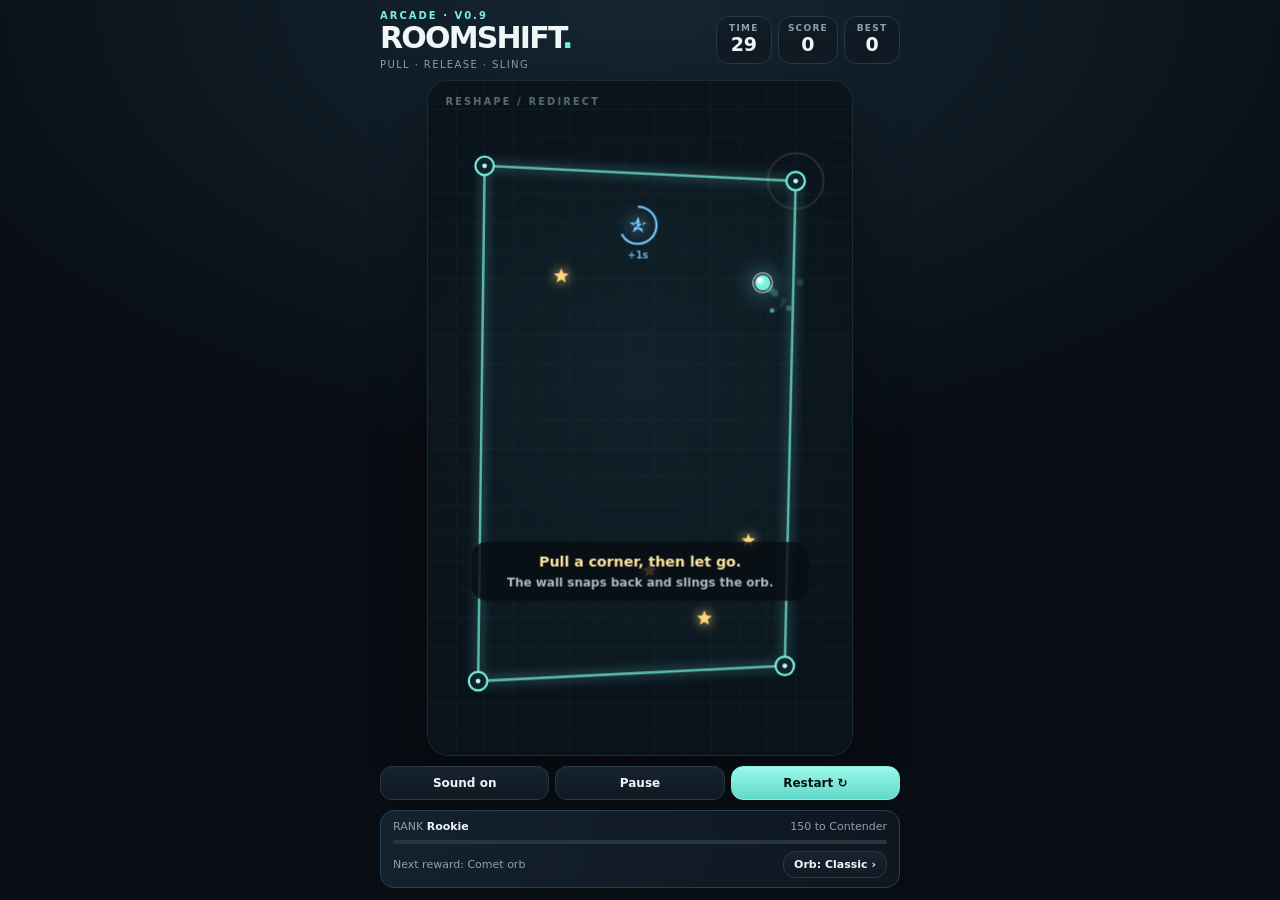
<file: game/index.html>
<!doctype html>
<html lang="en">
<head>
<meta charset="utf-8">
<meta name="viewport" content="width=device-width, initial-scale=1, maximum-scale=1, user-scalable=no, viewport-fit=cover">
<title>ROOMSHIFT v0.9</title>
<meta name="claude:viewport-fit-sides" content="cover">
<meta name="theme-color" content="#080d13">
<style>
  /* Layout: one-screen arcade cabinet. HUD strip, fixed-aspect playfield, one progress rail. Deliberately dark-only (single visual world). */
  :root{
    color-scheme:dark;
    --bg:#080d13; --panel:#101923; --line:#253340; --muted:#8ca0ad; --text:#eef6f8;
    --cyan:#78f0df; --gold:#ffd57b; --coral:#ff7e86; --blue:#72c9ff; --violet:#c6a0ff;
    --font-display:ui-rounded,"SF Pro Rounded",system-ui,-apple-system,BlinkMacSystemFont,"Segoe UI",sans-serif;
    --font-body:system-ui,-apple-system,BlinkMacSystemFont,"Segoe UI",sans-serif;
  }
  *{box-sizing:border-box}
  html,body{height:100%;margin:0}
  body{
    background:radial-gradient(110% 90% at 50% 0%,#152632 0%,var(--bg) 58%),var(--bg);
    color:var(--text);font-family:var(--font-display);overscroll-behavior:none;
    padding-left:max(16px,env(safe-area-inset-left,0px));padding-right:max(16px,env(safe-area-inset-right,0px));padding-block:0;
    display:flex;justify-content:center;-webkit-user-select:none;user-select:none;-webkit-tap-highlight-color:transparent;
  }
  .app{width:min(100%,520px);height:100%;display:flex;flex-direction:column;gap:10px;padding-block:10px 12px}
  header{display:flex;justify-content:space-between;align-items:center;gap:12px}
  .brand{display:flex;flex-direction:column;gap:2px;min-width:0}
  .kicker{white-space:nowrap;font-size:10px;letter-spacing:.2em;color:var(--cyan);font-weight:800;text-transform:uppercase}
  h1{margin:0;font-size:clamp(22px,6vw,30px);font-weight:850;letter-spacing:-.06em;line-height:1}
  h1 span{color:var(--cyan)}
  .tagline{margin-top:4px;color:var(--muted);font-size:10px;letter-spacing:.14em;text-transform:uppercase}
  .stats{display:flex;gap:6px}
  .stat{min-width:56px;border:1px solid #283944;background:rgba(16,25,35,.76);border-radius:13px;padding:6px 9px;text-align:center;transition:border-color .2s,background .2s}
  .stat .label{font-size:9px;letter-spacing:.14em;color:var(--muted);text-transform:uppercase;font-weight:700}
  .stat .value{font-variant-numeric:tabular-nums;font-size:19px;font-weight:800;line-height:1.25}
  .stat.urgent{border-color:rgba(255,126,134,.72);background:rgba(57,21,29,.68)}
  .stat.urgent .value{color:var(--coral);animation:pulse .5s ease-in-out infinite alternate}
  @keyframes pulse{from{transform:scale(1)}to{transform:scale(1.1)}}
  .stage{flex:1;min-height:0;display:flex;align-items:center;justify-content:center}
  canvas{display:block;touch-action:none;border-radius:22px;border:1px solid rgba(123,163,184,.16);background:#0a131b;box-shadow:0 18px 55px rgba(0,0,0,.28);outline:none}
  canvas:focus-visible{border-color:var(--cyan)}
  .under{display:flex;justify-content:space-between;align-items:center;gap:10px}
  .hint{font-family:var(--font-body);font-size:12px;color:#a9bbc4;line-height:1.35;min-width:0}
  .hint strong{color:var(--text)}
  .controls{display:flex;gap:6px;flex:1}
  .controls button{flex:1}
  button{font:inherit;color:var(--text);cursor:pointer;border:1px solid #2a3b47;border-radius:12px;background:linear-gradient(180deg,#16232e,#101923);padding:9px 12px;font-size:12px;font-weight:750;touch-action:manipulation}
  button:active{transform:translateY(1px);filter:brightness(1.15)}
  button:focus-visible{outline:2px solid var(--cyan);outline-offset:2px}
  button.primary{color:#071310;background:linear-gradient(180deg,#9af8e9,#61d9ca);border-color:#8beadc}
  .rail{border:1px solid #2c3f4e;background:linear-gradient(110deg,rgba(21,35,49,.92),rgba(16,25,35,.78));border-radius:14px;padding:9px 12px;display:flex;flex-direction:column;gap:7px}
  .meta{display:flex;justify-content:space-between;align-items:center;gap:10px;color:var(--muted);font-size:11px;font-family:var(--font-body)}
  .meta strong{color:var(--text);font-variant-numeric:tabular-nums}
  .track{height:4px;background:#263640;border-radius:9px;overflow:hidden}
  #rankFill{height:100%;width:0;background:linear-gradient(90deg,var(--blue),var(--violet));transition:width .4s}
  #orbBtn{padding:6px 10px;font-size:11px}
  @media (max-height:700px){.tagline{display:none}.app{gap:7px;padding-block:6px 8px}}
  @media (max-width:380px){.stat{min-width:48px;padding:6px 6px}.stat .value{font-size:17px}button{padding:9px 9px}}
  @media (prefers-reduced-motion:reduce){.stat.urgent .value{animation:none}}
</style>

<div class="app">
  <header>
    <div class="brand">
      <div class="kicker">Arcade · v0.9</div>
      <h1>ROOMSHIFT<span>.</span></h1>
      <div class="tagline">Pull · Release · Sling</div>
    </div>
    <div class="stats">
      <div class="stat" id="timeStat"><div class="label">Time</div><div class="value" id="time">30</div></div>
      <div class="stat"><div class="label">Score</div><div class="value" id="score">0</div></div>
      <div class="stat"><div class="label">Best</div><div class="value" id="best">0</div></div>
    </div>
  </header>
  <main class="stage" id="stage">
    <canvas id="game" tabindex="0" aria-label="ROOMSHIFT playfield. Pull a corner of the room and let go; the wall springs back and can sling the orb into stars. Blue and purple stars add time."></canvas>
  </main>
  <div class="under">
    <div class="controls">
      <button id="soundBtn" aria-label="Toggle sound">Sound on</button>
      <button id="pauseBtn">Pause</button>
      <button id="restartBtn" class="primary">Restart ↻</button>
    </div>
  </div>
  <div class="rail">
    <div class="meta"><span>RANK <strong id="rankName">Rookie</strong></span><span id="rankNext">150 to Contender</span></div>
    <div class="track"><div id="rankFill"></div></div>
    <div class="meta"><span id="rankReward">Next reward: Comet orb</span><button id="orbBtn">Orb: Classic ›</button></div>
  </div>
</div>

<script>
// SIM-BEGIN
// Pure simulation: no DOM, fixed 120 Hz step, seeded RNG, fixed logical playfield (390 x 620 units on every device).
const RS = (() => {
  const FW = 390, FH = 620, STEP = 1 / 120, RUN = 30;
  const REST = [{ x: 52, y: 78 }, { x: 338, y: 92 }, { x: 328, y: 538 }, { x: 46, y: 552 }]; // clockwise on screen
  const K = 170, DAMP = 15;            // corner spring: ~0.4 s return with slight overshoot
  const WALL_CAP = 620;                // softened moving-wall influence for more readable bounces
  const WALL_TRANSFER = 0.45;          // only part of wall velocity is imparted to the orb
  const CHAIN_WIN = 2.8, RUSH = 5, AREA_FLOOR = 0.35, HITSTOP = 0.03, BONUS_LIFE = 4.5, STAR_COUNT = 5;
  const TIERS = {
    gold:   { value: 1, color: '#ffd57b', r: 7, ext: 0 },
    blue:   { value: 2, color: '#72c9ff', r: 8, ext: 1 },
    purple: { value: 3, color: '#c6a0ff', r: 8, ext: 2 },
  };
  const clamp = (v, a, b) => Math.max(a, Math.min(b, v));
  const dist = (a, b) => Math.hypot(a.x - b.x, a.y - b.y);
  function rng32(seed) { let a = seed >>> 0; return () => { a |= 0; a = a + 0x6D2B79F5 | 0; let t = Math.imul(a ^ a >>> 15, 1 | a); t = t + Math.imul(t ^ t >>> 7, 61 | t) ^ t; return ((t ^ t >>> 14) >>> 0) / 4294967296; }; }
  function area(P) { let a = 0; for (let i = 0; i < P.length; i++) { const p = P[i], q = P[(i + 1) % P.length]; a += p.x * q.y - q.x * p.y; } return Math.abs(a / 2); }
  function centroid(P) { return P.reduce((o, p) => ({ x: o.x + p.x / P.length, y: o.y + p.y / P.length }), { x: 0, y: 0 }); }
  // Largest signed distance from pt to any edge line (positive = outside the convex room).
  function maxSigned(P, pt) {
    let m = -Infinity;
    for (let i = 0; i < 4; i++) {
      const a = P[i], b = P[(i + 1) % 4], ex = b.x - a.x, ey = b.y - a.y, l = Math.hypot(ex, ey) || 1;
      m = Math.max(m, (pt.x - a.x) * (ey / l) + (pt.y - a.y) * (-ex / l));
    }
    return m;
  }
  const inside = (P, pt) => maxSigned(P, pt) <= 0;
  const REST_AREA = area(REST), COS_MIN_ANGLE = Math.cos(28 * Math.PI / 180);
  // Room validity: in bounds, strictly convex, no edge shorter than 56, no corner sharper than 28 deg, area >= 35% of rest.
  function validPoly(P) {
    for (const p of P) if (p.x < 8 || p.x > FW - 8 || p.y < 8 || p.y > FH - 8) return false;
    for (let i = 0; i < 4; i++) {
      const a = P[i], b = P[(i + 1) % 4], c = P[(i + 2) % 4];
      const e1x = b.x - a.x, e1y = b.y - a.y, e2x = c.x - b.x, e2y = c.y - b.y;
      const l1 = Math.hypot(e1x, e1y), l2 = Math.hypot(e2x, e2y);
      if (l1 < 56) return false;
      if ((e1x * e2y - e1y * e2x) / (l1 * l2) < 0.03) return false;
      const cosB = ((a.x - b.x) * (c.x - b.x) + (a.y - b.y) * (c.y - b.y)) / (l1 * l2);
      if (cosB > COS_MIN_ANGLE) return false;
    }
    return area(P) >= REST_AREA * AREA_FLOOR;
  }
  const baseSpeed = collected => Math.min(0.65, 0.35 + collected * 0.009) * FW;
  function rollTier(s) { const r = s.rnd(); return r < 0.70 ? 'gold' : r < 0.94 ? 'blue' : 'purple'; }
  function spawn(s, tier, prev) {
    const spec = TIERS[tier], bonus = tier !== 'gold';
    let best = null, bm = -Infinity;
    for (let n = 0; n < 900; n++) {
      const q = { x: FW * (0.06 + s.rnd() * 0.88), y: FH * (0.06 + s.rnd() * 0.88) };
      const sd = maxSigned(REST, q);
      // Keep every collectible comfortably inside the resting room.
      if (sd > -34) continue;
      const bD = dist(q, s.ball); if (bD < 40) continue;
      const oD = s.stars.length ? Math.min(...s.stars.map(t => dist(t, q))) : 1e6;
      const pD = prev ? dist(q, prev) : 1e6;
      const m = Math.min(bD / 130, oD / 55, pD / 60);
      if (m > bm) { bm = m; best = q; }
      if (m >= 1) break;
    }
    const p = best || { x: FW * 0.5, y: FH * 0.3 };
    return { x: p.x, y: p.y, tier, value: spec.value, r: spec.r, color: spec.color, bonus, outside: false,
             life: bonus ? BONUS_LIFE : Infinity, maxLife: BONUS_LIFE, phase: s.rnd() * Math.PI * 2, id: s.nextId++ };
  }
  function create(seed) {
    const s = {
      seed, rnd: rng32(seed), nextId: 1, t: 0, timeLeft: RUN, over: false,
      score: 0, collected: 0, chain: 0, bestChain: 0, lastHit: -99, extended: 0, slings: 0, hitstop: 0, boosted: false,
      corners: REST.map(p => ({ x: p.x, y: p.y, vx: 0, vy: 0 })), grab: -1,
      ball: { x: FW * 0.49, y: FH * 0.5, vx: 0, vy: 0, r: 7 }, stars: [], events: [], timeline: [0],
    };
    const v0 = baseSpeed(0); s.ball.vx = Math.cos(-0.66) * v0; s.ball.vy = Math.sin(-0.66) * v0;
    for (let i = 0; i < STAR_COUNT; i++) s.stars.push(spawn(s, i < 3 ? 'gold' : rollTier(s)));
    return s;
  }
  function moveCorners(s, input) {
    const C = s.corners;
    for (let i = 0; i < 4; i++) {
      const c = C[i], ox = c.x, oy = c.y, grabbed = i === s.grab;
      let nx, ny;
      if (grabbed) {
        const tx = clamp(input.tx, 8, FW - 8), ty = clamp(input.ty, 8, FH - 8);
        nx = c.x + (tx - c.x) * 0.5; ny = c.y + (ty - c.y) * 0.5;
      } else {
        const dx = REST[i].x - c.x, dy = REST[i].y - c.y;
        if (Math.abs(dx) < 0.05 && Math.abs(dy) < 0.05 && Math.hypot(c.vx, c.vy) < 0.5) { c.x = REST[i].x; c.y = REST[i].y; c.vx = c.vy = 0; continue; }
        c.vx += (K * dx - DAMP * c.vx) * STEP; c.vy += (K * dy - DAMP * c.vy) * STEP;
        nx = c.x + c.vx * STEP; ny = c.y + c.vy * STEP;
      }
      const P = C.map(p => ({ x: p.x, y: p.y }));
      const tryAt = t => { P[i].x = ox + (nx - ox) * t; P[i].y = oy + (ny - oy) * t; return validPoly(P); };
      let t = 1;
      if (!tryAt(1)) { let lo = 0, hi = 1; for (let k = 0; k < 12; k++) { const mid = (lo + hi) / 2; if (tryAt(mid)) lo = mid; else hi = mid; } t = lo; }
      c.x = ox + (nx - ox) * t; c.y = oy + (ny - oy) * t;
      const rvx = (c.x - ox) / STEP, rvy = (c.y - oy) / STEP;
      if (grabbed) { c.vx = c.vx * 0.4 + rvx * 0.6; c.vy = c.vy * 0.4 + rvy * 0.6; }
      else if (t < 1) { c.vx = rvx; c.vy = rvy; }
    }
  }
  function moveBall(s) {
    const b = s.ball, C = s.corners;
    b.x += b.vx * STEP; b.y += b.vy * STEP;
    let hit = false, push = 0, hx = 0, hy = 0;
    // Project the orb back inside every edge half-plane. Works even when a fast wall sweeps past the orb in one step.
    for (let it = 0; it < 3; it++) {
      for (let i = 0; i < 4; i++) {
        const a = C[i], c = C[(i + 1) % 4], ex = c.x - a.x, ey = c.y - a.y, len = Math.hypot(ex, ey) || 1;
        const nx = ey / len, ny = -ex / len, sd = (b.x - a.x) * nx + (b.y - a.y) * ny;
        if (sd > -b.r) {
          const u = clamp(((b.x - a.x) * ex + (b.y - a.y) * ey) / (len * len), 0, 1);
          let wvx = (a.vx + (c.vx - a.vx) * u) * WALL_TRANSFER, wvy = (a.vy + (c.vy - a.vy) * u) * WALL_TRANSFER;
          const ws = Math.hypot(wvx, wvy); if (ws > WALL_CAP) { wvx *= WALL_CAP / ws; wvy *= WALL_CAP / ws; }
          b.x -= nx * (sd + b.r + 0.01); b.y -= ny * (sd + b.r + 0.01);
          const rn = (b.vx - wvx) * nx + (b.vy - wvy) * ny;
          if (rn > 0) {
            b.vx -= 2 * rn * nx; b.vy -= 2 * rn * ny; hit = true; hx = b.x + nx * b.r; hy = b.y + ny * b.r;
            push = Math.max(push, -(wvx * nx + wvy * ny));
          }
        }
      }
    }
    if (!inside(C, b)) { const c = centroid(C); b.x = c.x; b.y = c.y; } // last-resort safety, should never trigger
    const target = baseSpeed(s.collected);
    let sp = Math.hypot(b.vx, b.vy); if (sp < 1e-6) { b.vx = target; b.vy = 0; sp = target; }
    let ns = sp < target ? target : target + (sp - target) * Math.exp(-1.5 * STEP);
    ns = Math.min(ns, target * 2.0);
    b.vx *= ns / sp; b.vy *= ns / sp;
    s.boosted = ns > target * 1.3;
    if (hit) {
      if (push > 60 && s.boosted) s.events.push({ type: 'sling', x: hx, y: hy, power: ns / target });
      else s.events.push({ type: 'bounce', x: hx, y: hy, speed: ns });
    }
  }
  function collect(s) {
    const b = s.ball;
    for (let i = s.stars.length - 1; i >= 0; i--) {
      const st = s.stars[i];
      if (dist(b, st) >= b.r + st.r + 4) continue;
      s.chain = s.t - s.lastHit < CHAIN_WIN ? s.chain + 1 : 1; s.lastHit = s.t; s.bestChain = Math.max(s.bestChain, s.chain);
      const mult = Math.min(4, 1 + Math.floor((s.chain - 1) / 3)), rush = s.timeLeft <= RUSH ? 2 : 1, sling = s.boosted;
      const pts = st.value * (sling ? 2 : 1) * mult * rush;
      s.score += pts; s.collected++; if (sling) s.slings++;
      let ext = 0;
      if (st.bonus) { const before = s.timeLeft; s.timeLeft = Math.min(RUN, s.timeLeft + TIERS[st.tier].ext); ext = s.timeLeft - before; s.extended += ext; }
      s.hitstop = HITSTOP;
      s.events.push({ type: 'star', x: st.x, y: st.y, tier: st.tier, color: st.color, pts, mult, rush, sling, ext, chain: s.chain });
      s.stars.splice(i, 1); s.stars.push(spawn(s, rollTier(s), st));
    }
  }
  function step(s, input) {
    if (s.over) return;
    if (s.hitstop > 0) { s.hitstop -= STEP; return; }
    s.t += STEP; s.timeLeft -= STEP;
    if (input.grab !== s.grab) { if (s.grab >= 0) s.events.push({ type: 'release', i: s.grab }); s.grab = input.grab; }
    moveCorners(s, input);
    moveBall(s);
    collect(s);
    if (s.chain > 0 && s.t - s.lastHit >= CHAIN_WIN) { s.chain = 0; s.events.push({ type: 'chainEnd' }); }
    for (let i = s.stars.length - 1; i >= 0; i--) {
      const st = s.stars[i];
      if (st.bonus && (st.life -= STEP) <= 0) { s.events.push({ type: 'expire', x: st.x, y: st.y, color: st.color }); s.stars.splice(i, 1); s.stars.push(spawn(s, rollTier(s), st)); }
    }
    while (s.timeline.length <= Math.floor(s.t)) s.timeline.push(s.score);
    if (s.timeLeft <= 0) { s.timeLeft = 0; s.over = true; s.events.push({ type: 'end' }); }
  }
  return { FW, FH, STEP, RUN, REST, TIERS, CHAIN_WIN, RUSH, create, step, inside, validPoly, baseSpeed };
})();
// SIM-END

(() => {
  const { FW, FH, STEP, RUN, REST, TIERS, CHAIN_WIN, RUSH } = RS;
  const $ = id => document.getElementById(id);
  const canvas = $('game'), ctx = canvas.getContext('2d'), stage = $('stage');
  const timeEl = $('time'), scoreEl = $('score'), bestEl = $('best'), timeStat = $('timeStat');
  const pauseBtn = $('pauseBtn'), restartBtn = $('restartBtn'), soundBtn = $('soundBtn'), orbBtn = $('orbBtn');
  const store = {
    get(k, d) { try { const v = localStorage.getItem('rs9.' + k); return v == null ? d : JSON.parse(v); } catch { return d; } },
    set(k, v) { try { localStorage.setItem('rs9.' + k, JSON.stringify(v)); } catch {} },
  };
  const reduceMotion = (() => { try { return matchMedia('(prefers-reduced-motion: reduce)').matches; } catch { return false; } })();
  const TAU = Math.PI * 2, clamp = (v, a, b) => Math.max(a, Math.min(b, v));
  const FONT = 'ui-rounded, "SF Pro Rounded", system-ui, -apple-system, sans-serif';

  // One progression track: lifetime points raise your rank; each rank unlocks one orb.
  const RANKS = [
    { name: 'Rookie', at: 0, orb: 'Classic' }, { name: 'Contender', at: 150, orb: 'Comet' }, { name: 'Ace', at: 400, orb: 'Solar' },
    { name: 'Expert', at: 900, orb: 'Aurora' }, { name: 'Master', at: 2000, orb: 'Violet' }, { name: 'Legend', at: 4500, orb: 'Prism' },
    { name: 'Mythic', at: 9000, orb: 'Nova' },
  ];
  const ORBS = { Classic: '#78f0df', Comet: '#72c9ff', Solar: '#ffd57b', Aurora: '#72f0b4', Violet: '#c5a3ff', Prism: '#f0a8ff', Nova: '#ffb86b' };
  const rankIndex = pts => RANKS.reduce((idx, r, i) => pts >= r.at ? i : idx, 0);

  let best = store.get('best', 0), bestTimeline = store.get('bestTimeline', null), lifetime = store.get('lifetime', 0);
  let orb = store.get('orb', 'Classic'), muted = store.get('muted', false), hintSeen = store.get('hintSeen', false);
  if (!ORBS[orb] || RANKS.findIndex(r => r.orb === orb) > rankIndex(lifetime)) orb = 'Classic';

  let sim, mode = 'play', input = { grab: -1, tx: 0, ty: 0 }, pointerId = null, acc = 0, last = 0, overAt = 0, result = null;
  let particles = [], pops = [], trail = [], shake = 0, flash = 0, lastTick = -1, lastBounceSfx = 0, banner = null;
  let scale = 1, dpr = 1;

  // ---------- audio ----------
  let actx = null, master = null;
  function ensureAudio() {
    if (muted) return;
    if (actx) { if (actx.state === 'suspended') actx.resume(); return; }
    try { actx = new (window.AudioContext || window.webkitAudioContext)(); master = actx.createGain(); master.gain.value = 0.5; master.connect(actx.destination); } catch { actx = null; }
  }
  function tone(f, d, type = 'sine', g = 0.15, f2 = null, delay = 0) {
    if (!actx || muted) return;
    const t = actx.currentTime + delay, o = actx.createOscillator(), a = actx.createGain();
    o.type = type; o.frequency.setValueAtTime(f, t); if (f2) o.frequency.exponentialRampToValueAtTime(f2, t + d);
    a.gain.setValueAtTime(0.0001, t); a.gain.exponentialRampToValueAtTime(g, t + 0.006); a.gain.exponentialRampToValueAtTime(0.0001, t + d);
    o.connect(a); a.connect(master); o.start(t); o.stop(t + d + 0.03);
  }
  const SCALE = [523.25, 587.33, 659.25, 783.99, 880, 1046.5, 1174.66, 1318.51, 1567.98];
  const sfx = {
    bounce(speed) { const now = performance.now(); if (now - lastBounceSfx < 45) return; lastBounceSfx = now; tone(160 + speed * 0.25, 0.045, 'triangle', 0.05); },
    star(e) { const f = SCALE[Math.min(e.chain - 1, SCALE.length - 1)]; tone(f, 0.17, 'sine', 0.16); tone(f * 2, 0.1, 'sine', 0.05, null, 0.02); if (e.tier !== 'gold') tone(f * 1.5, 0.22, 'triangle', 0.06, null, 0.05); },
    sling() { tone(150, 0.14, 'square', 0.05, 55); },
    ext() { tone(660, 0.08, 'sine', 0.09, null, 0.08); tone(990, 0.12, 'sine', 0.09, null, 0.15); },
    tick() { tone(1250, 0.03, 'square', 0.025); },
    expire() { tone(300, 0.12, 'sine', 0.035, 180); },
    end() { tone(523, 0.12, 'triangle', 0.08); tone(392, 0.14, 'triangle', 0.08, null, 0.12); tone(262, 0.3, 'triangle', 0.08, null, 0.26); },
    best() { [523, 659, 784, 1047].forEach((f, i) => tone(f, 0.18, 'sine', 0.1, null, i * 0.09)); },
  };
  const buzz = ms => { try { navigator.vibrate && navigator.vibrate(ms); } catch {} };

  // ---------- layout ----------
  function resize() {
    const r = stage.getBoundingClientRect();
    scale = Math.max(0.3, Math.min(r.width / FW, r.height / FH));
    const w = FW * scale, h = FH * scale;
    canvas.style.width = w + 'px'; canvas.style.height = h + 'px';
    dpr = Math.min(window.devicePixelRatio || 1, 2);
    canvas.width = Math.round(w * dpr); canvas.height = Math.round(h * dpr);
  }
  function toLogical(e) { const r = canvas.getBoundingClientRect(); return { x: (e.clientX - r.left) / r.width * FW, y: (e.clientY - r.top) / r.height * FH }; }

  // ---------- run lifecycle ----------
  function newRun() {
    sim = RS.create((Math.random() * 4294967296) >>> 0);
    mode = 'play'; input.grab = -1; pointerId = null; acc = 0; result = null; banner = null;
    particles = []; pops = []; trail = []; shake = 0; flash = 0; lastTick = -1;
    pauseBtn.textContent = 'Pause';
  }
  function setPaused(p) {
    if (mode === 'over') return;
    mode = p ? 'paused' : 'play'; input.grab = -1; pointerId = null; acc = 0;
    pauseBtn.textContent = p ? 'Resume' : 'Pause';
  }
  function finishRun() {
    mode = 'over'; overAt = performance.now(); input.grab = -1; pointerId = null;
    const prevBest = best, isBest = sim.score > best, rBefore = rankIndex(lifetime);
    lifetime += sim.score; store.set('lifetime', lifetime);
    if (isBest) { best = sim.score; bestTimeline = sim.timeline.slice(); store.set('best', best); store.set('bestTimeline', bestTimeline); }
    const rAfter = rankIndex(lifetime);
    result = { score: sim.score, prevBest, isBest, collected: sim.collected, bestChain: sim.bestChain, slings: sim.slings, extended: sim.extended, rankUp: rAfter > rBefore ? RANKS[rAfter] : null };
    if (result.rankUp) { orb = result.rankUp.orb; store.set('orb', orb); }
    isBest && prevBest > 0 ? sfx.best() : sfx.end();
    refreshRail();
  }
  function refreshRail() {
    const ri = rankIndex(lifetime), r = RANKS[ri], nr = RANKS[ri + 1];
    $('rankName').textContent = r.name;
    if (nr) {
      $('rankNext').textContent = `${nr.at - lifetime} to ${nr.name}`;
      $('rankReward').textContent = `Next reward: ${nr.orb} orb`;
      $('rankFill').style.width = `${clamp((lifetime - r.at) / (nr.at - r.at) * 100, 0, 100)}%`;
    } else { $('rankNext').textContent = 'Top rank'; $('rankReward').textContent = 'Every orb unlocked'; $('rankFill').style.width = '100%'; }
    orbBtn.textContent = `Orb: ${orb} ›`;
  }

  // ---------- input ----------
  canvas.addEventListener('pointerdown', e => {
    e.preventDefault(); ensureAudio();
    if (mode === 'over') { if (performance.now() - overAt > 700) newRun(); return; }
    if (mode !== 'play' || pointerId !== null) return;
    const p = toLogical(e); let ni = -1, nd = 1e9;
    sim.corners.forEach((c, i) => { const d = Math.hypot(c.x - p.x, c.y - p.y); if (d < nd) { nd = d; ni = i; } });
    if (nd < 38 / scale) {
      input.grab = ni; input.tx = p.x; input.ty = p.y; pointerId = e.pointerId;
      try { canvas.setPointerCapture(e.pointerId); } catch {}
      if (!hintSeen) { hintSeen = true; store.set('hintSeen', true); }
      burst(sim.corners[ni].x, sim.corners[ni].y, '#78f0df', 5, 60);
    }
  });
  canvas.addEventListener('pointermove', e => { if (e.pointerId !== pointerId) return; const p = toLogical(e); input.tx = p.x; input.ty = p.y; });
  const release = e => { if (e.pointerId !== pointerId) return; input.grab = -1; pointerId = null; };
  canvas.addEventListener('pointerup', release); canvas.addEventListener('pointercancel', release); canvas.addEventListener('lostpointercapture', release);
  pauseBtn.addEventListener('click', () => { ensureAudio(); setPaused(mode === 'play'); });
  restartBtn.addEventListener('click', () => { ensureAudio(); newRun(); });
  soundBtn.addEventListener('click', () => { muted = !muted; store.set('muted', muted); soundBtn.textContent = muted ? 'Sound off' : 'Sound on'; if (!muted) ensureAudio(); });
  orbBtn.addEventListener('click', () => {
    const unlocked = RANKS.slice(0, rankIndex(lifetime) + 1).map(r => r.orb);
    orb = unlocked[(unlocked.indexOf(orb) + 1) % unlocked.length]; store.set('orb', orb); refreshRail();
  });
  window.addEventListener('keydown', e => {
    if (e.code === 'Space') { e.preventDefault(); if (mode === 'over') { if (performance.now() - overAt > 700) newRun(); } else setPaused(mode === 'play'); }
    else if (e.key && e.key.toLowerCase() === 'r') newRun();
  });
  document.addEventListener('visibilitychange', () => { if (document.hidden && mode === 'play') setPaused(true); });

  // ---------- effects ----------
  function burst(x, y, color, n, spd = 140) { for (let i = 0; i < n; i++) { const a = Math.random() * TAU, s = 25 + Math.random() * spd; particles.push({ x, y, vx: Math.cos(a) * s, vy: Math.sin(a) * s, life: 0.35 + Math.random() * 0.5, max: 0.85, size: 1.4 + Math.random() * 2.4, color }); } }
  function pop(x, y, text, color, size = 13) { pops.push({ x, y, text, color, size, life: 0.9 }); }
  function drain() {
    for (const e of sim.events) {
      if (e.type === 'bounce') { burst(e.x, e.y, '#78f0df', 3, 80); flash = Math.max(flash, 0.06); sfx.bounce(e.speed); }
      else if (e.type === 'sling') { burst(e.x, e.y, '#ffffff', 14, 220); flash = 0.18; if (!reduceMotion) shake = Math.min(7, 2 + e.power * 1.6); sfx.sling(); buzz(12); }
      else if (e.type === 'star') {
        burst(e.x, e.y, e.color, 18 + e.mult * 4); flash = 0.2;
        const tags = [e.sling ? 'SLING' : '', e.mult > 1 ? `×${e.mult}` : '', e.rush > 1 ? 'RUSH' : ''].filter(Boolean).join(' · ');
        pop(e.x, e.y - 14, `+${e.pts}`, e.sling ? '#ffffff' : '#ffe5a4', e.pts >= 8 ? 17 : 14);
        if (tags) pop(e.x, e.y + 4, tags, e.sling ? '#ffffff' : '#9fdcd3', 10);
        if (e.ext > 0) { pop(e.x, e.y + 18, `+${Math.round(e.ext * 10) / 10}s`, '#ff9aa1', 12); sfx.ext(); }
        if (e.chain === 4 || e.chain === 7 || e.chain === 10) banner = { text: `CHAIN ×${Math.min(4, 1 + Math.floor((e.chain - 1) / 3))}`, life: 1.1 };
        sfx.star(e); buzz(8);
      }
      else if (e.type === 'expire') { burst(e.x, e.y, e.color, 6, 50); sfx.expire(); }
      else if (e.type === 'release') { const c = sim.corners[e.i]; burst(c.x, c.y, '#78f0df', 6, 90); }
    }
    sim.events.length = 0;
  }
  function updateFx(dt) {
    for (let i = particles.length - 1; i >= 0; i--) { const p = particles[i]; p.x += p.vx * dt; p.y += p.vy * dt; const k = Math.pow(0.15, dt); p.vx *= k; p.vy *= k; if ((p.life -= dt) <= 0) particles.splice(i, 1); }
    for (let i = pops.length - 1; i >= 0; i--) { const p = pops[i]; p.y -= 28 * dt; if ((p.life -= dt) <= 0) pops.splice(i, 1); }
    if (banner && (banner.life -= dt) <= 0) banner = null;
    shake = Math.max(0, shake - dt * 40); flash = Math.max(0, flash - dt);
    if (mode === 'play') { trail.push({ x: sim.ball.x, y: sim.ball.y, hot: sim.boosted }); if (trail.length > (sim.boosted ? 22 : 12)) trail.splice(0, trail.length - (sim.boosted ? 22 : 12)); }
  }

  // ---------- render ----------
  const chainMult = c => Math.min(4, 1 + Math.floor((c - 1) / 3));
  function path(P) { ctx.beginPath(); P.forEach((p, i) => i ? ctx.lineTo(p.x, p.y) : ctx.moveTo(p.x, p.y)); ctx.closePath(); }
  function text(str, x, y, { size = 11, weight = 800, color = '#eef6f8', align = 'center', spacing = 0, alpha = 1, glow = null } = {}) {
    ctx.save(); ctx.globalAlpha = alpha; ctx.font = `${weight} ${size}px ${FONT}`; ctx.textAlign = align; ctx.textBaseline = 'middle'; ctx.fillStyle = color;
    if ('letterSpacing' in ctx) ctx.letterSpacing = spacing + 'px';
    if (glow) { ctx.shadowColor = glow; ctx.shadowBlur = 12; }
    ctx.fillText(str, x, y); ctx.restore();
  }
  function drawField() {
    const g = ctx.createRadialGradient(FW * 0.5, FH * 0.42, 2, FW * 0.5, FH * 0.48, FH * 0.7);
    g.addColorStop(0, 'rgba(37,67,80,.22)'); g.addColorStop(1, 'rgba(5,10,15,0)');
    ctx.fillStyle = '#0a131b'; ctx.fillRect(0, 0, FW, FH); ctx.fillStyle = g; ctx.fillRect(0, 0, FW, FH);
    ctx.strokeStyle = 'rgba(124,169,188,.05)'; ctx.lineWidth = 1; ctx.beginPath();
    for (let x = 26; x < FW; x += 26) { ctx.moveTo(x, 0); ctx.lineTo(x, FH); }
    for (let y = 26; y < FH; y += 26) { ctx.moveTo(0, y); ctx.lineTo(FW, y); }
    ctx.stroke();
  }
  function drawRoom() {
    const C = sim.corners, rush = mode === 'play' && sim.timeLeft <= RUSH, edge = rush ? '#ff9aa1' : '#78f0df';
    // Rest outline: where the room springs back to.
    ctx.save(); ctx.setLineDash([3, 6]); ctx.strokeStyle = 'rgba(120,240,223,.16)'; ctx.lineWidth = 1; path(REST); ctx.stroke(); ctx.restore();
    // Rubber bands from rest point to any displaced corner.
    C.forEach((c, i) => { const d = Math.hypot(c.x - REST[i].x, c.y - REST[i].y); if (d > 6) { ctx.save(); ctx.strokeStyle = `rgba(255,213,123,${clamp(d / 160, 0.12, 0.55)})`; ctx.lineWidth = 1.2; ctx.setLineDash([2, 4]); ctx.beginPath(); ctx.moveTo(REST[i].x, REST[i].y); ctx.lineTo(c.x, c.y); ctx.stroke(); ctx.restore(); } });
    ctx.save(); path(C); ctx.fillStyle = rush ? 'rgba(120,40,50,.10)' : 'rgba(42,87,97,.08)'; ctx.fill();
    ctx.shadowColor = edge; ctx.shadowBlur = flash > 0 ? 26 : 12; ctx.strokeStyle = sim.grab >= 0 ? '#9cffef' : rush ? 'rgba(255,154,161,.85)' : 'rgba(120,240,223,.7)'; ctx.lineWidth = 2.3; ctx.stroke(); ctx.restore();
    C.forEach((c, i) => {
      const g = sim.grab === i, r = g ? 12 : 8.5;
      ctx.beginPath(); ctx.arc(c.x, c.y, r, 0, TAU); ctx.fillStyle = g ? '#b0fff3' : '#10232b'; ctx.fill(); ctx.strokeStyle = g ? '#ffffff' : edge; ctx.lineWidth = 2; ctx.stroke();
      ctx.beginPath(); ctx.arc(c.x, c.y, 2.2, 0, TAU); ctx.fillStyle = g ? '#123e3d' : '#b8fff3'; ctx.fill();
    });
  }
  function drawStars(t) {
    for (const s of sim.stars) {
      const out = !RS.inside(sim.corners, s), pulse = 1 + Math.sin(t * 4 + s.phase) * 0.12;
      ctx.save(); ctx.translate(s.x, s.y);
      if (out) { ctx.save(); ctx.setLineDash([3, 4]); ctx.strokeStyle = s.color + '66'; ctx.lineWidth = 1; ctx.beginPath(); ctx.arc(0, 0, 21, 0, TAU); ctx.stroke(); ctx.restore(); }
      if (s.bonus) {
        const f = clamp(s.life / s.maxLife, 0, 1);
        ctx.beginPath(); ctx.arc(0, 0, 17, -Math.PI / 2, -Math.PI / 2 + TAU * f); ctx.strokeStyle = f < 0.3 ? '#ff9aa1' : s.color; ctx.lineWidth = 2; ctx.stroke();
        text(`+${TIERS[s.tier].ext}s`, 0, 28, { size: 9, color: s.color, alpha: 0.85 });
      }
      ctx.scale(pulse, pulse); ctx.shadowColor = s.color; ctx.shadowBlur = s.bonus ? 18 : 12; ctx.fillStyle = s.color; ctx.beginPath();
      for (let j = 0; j < 10; j++) { const a = -Math.PI / 2 + j * Math.PI / 5, r = j % 2 === 0 ? (s.bonus ? 8.5 : 7.5) : 3.4; j ? ctx.lineTo(Math.cos(a) * r, Math.sin(a) * r) : ctx.moveTo(Math.cos(a) * r, Math.sin(a) * r); }
      ctx.closePath(); ctx.fill(); ctx.shadowBlur = 0;
      if (s.value > 1) text('×' + s.value, 0, 0.5, { size: 7, weight: 900, color: '#081018' });
      ctx.restore();
    }
  }
  function drawBall() {
    const col = ORBS[orb] || ORBS.Classic, b = sim.ball;
    for (let i = 0; i < trail.length; i++) { const p = trail[i], k = i / trail.length; ctx.globalAlpha = k * (p.hot ? 0.5 : 0.22); ctx.fillStyle = p.hot ? '#ffffff' : col; ctx.beginPath(); ctx.arc(p.x, p.y, Math.max(1, b.r * k * 0.75), 0, TAU); ctx.fill(); }
    ctx.globalAlpha = 1; ctx.save(); ctx.translate(b.x, b.y); ctx.shadowColor = sim.boosted ? '#ffffff' : col; ctx.shadowBlur = sim.boosted ? 34 : 24;
    const g = ctx.createRadialGradient(-3, -3, 1, 0, 0, b.r + 3); g.addColorStop(0, '#ffffff'); g.addColorStop(0.4, sim.boosted ? '#ffffff' : col); g.addColorStop(1, col);
    ctx.fillStyle = g; ctx.beginPath(); ctx.arc(0, 0, b.r, 0, TAU); ctx.fill(); ctx.shadowBlur = 0;
    ctx.strokeStyle = 'rgba(255,255,255,.8)'; ctx.lineWidth = 1; ctx.beginPath(); ctx.arc(0, 0, b.r + 2, 0, TAU); ctx.stroke(); ctx.restore();
  }
  function drawFx() {
    for (const p of particles) { ctx.globalAlpha = clamp(p.life / p.max, 0, 1); ctx.fillStyle = p.color; ctx.beginPath(); ctx.arc(p.x, p.y, p.size, 0, TAU); ctx.fill(); }
    ctx.globalAlpha = 1;
    for (const p of pops) text(p.text, p.x, p.y, { size: p.size, weight: 850, color: p.color, alpha: Math.min(1, p.life * 2), glow: 'rgba(255,201,107,.5)' });
  }
  function drawHud(t) {
    // Chain meter, top left.
    if (sim.chain > 0) {
      const left = clamp(1 - (sim.t - sim.lastHit) / CHAIN_WIN, 0, 1), m = chainMult(sim.chain), toNext = m < 4 ? 3 - ((sim.chain - 1) % 3) : 0;
      text(`CHAIN ${sim.chain}`, 16, 20, { size: 10, align: 'left', color: '#dffcf6', spacing: 1.5 });
      text(`×${m}`, 82, 20, { size: 12, weight: 900, align: 'left', color: m > 1 ? '#ffd57b' : '#8ca0ad' });
      ctx.fillStyle = 'rgba(38,54,64,.9)'; ctx.fillRect(16, 30, 90, 3); ctx.fillStyle = left < 0.3 ? '#ff9aa1' : '#78f0df'; ctx.fillRect(16, 30, 90 * left, 3);
      if (toNext) text(`${toNext} more for ×${m + 1}`, 16, 42, { size: 8, weight: 700, align: 'left', color: '#8ca0ad' });
    } else text('RESHAPE / REDIRECT', 16, 20, { size: 9, align: 'left', color: 'rgba(171,197,207,.5)', spacing: 2 });
    // Pace against your best run, top right.
    if (bestTimeline && bestTimeline.length > 1) {
      const ref = bestTimeline[Math.min(Math.floor(sim.t), bestTimeline.length - 1)], d = sim.score - ref;
      text(d >= 0 ? `+${d} vs best` : `${d} vs best`, FW - 16, 20, { size: 10, align: 'right', color: d >= 0 ? '#72f0b4' : '#8ca0ad', spacing: 0.5 });
    }
    // Final rush, top centre.
    if (sim.timeLeft <= RUSH && sim.timeLeft > 0) text('FINAL RUSH ×2', FW / 2, 58, { size: 12 + Math.sin(t * 10) * 0.8, weight: 900, color: '#ff9aa1', spacing: 2, glow: '#ff5a66' });
    if (banner) text(banner.text, FW / 2, FH * 0.17, { size: 22, weight: 900, color: '#ffd57b', alpha: Math.min(1, banner.life * 2), spacing: 1, glow: '#ffb84a' });
    // First-run hint until the first grab.
    if (!hintSeen) {
      const c = sim.corners[1], r = 14 + (Math.sin(t * 5) + 1) * 6;
      ctx.beginPath(); ctx.arc(c.x, c.y, r, 0, TAU); ctx.strokeStyle = `rgba(255,213,123,${0.7 - (r - 14) / 20})`; ctx.lineWidth = 2; ctx.stroke();
      ctx.fillStyle = 'rgba(8,13,19,.82)'; ctx.beginPath(); ctx.roundRect ? ctx.roundRect(40, FH - 196, FW - 80, 54, 14) : ctx.rect(40, FH - 196, FW - 80, 54); ctx.fill();
      text('Pull a corner, then let go.', FW / 2, FH - 177, { size: 13, color: '#ffe5a4' });
      text('The wall snaps back and slings the orb.', FW / 2, FH - 158, { size: 11, weight: 600, color: '#a9bbc4' });
    }
  }
  function drawOverlay() {
    if (mode === 'paused') {
      ctx.fillStyle = 'rgba(5,10,15,.74)'; ctx.fillRect(0, 0, FW, FH);
      text('PAUSED', FW / 2, FH * 0.46, { size: 26, weight: 850, spacing: -1 });
      text('Press Resume to continue', FW / 2, FH * 0.52, { size: 12, weight: 600, color: '#91a7b1' });
      return;
    }
    if (mode !== 'over' || !result) return;
    const age = (performance.now() - overAt) / 1000, R = result;
    ctx.fillStyle = 'rgba(5,10,15,.8)'; ctx.fillRect(0, 0, FW, FH);
    text('RUN COMPLETE', FW / 2, FH * 0.27, { size: 11, color: '#78f0df', spacing: 3 });
    text(String(R.score), FW / 2, FH * 0.36, { size: 64, weight: 850, spacing: -2 });
    if (R.isBest && R.prevBest > 0) text(`NEW BEST · beat ${R.prevBest} by ${R.score - R.prevBest}`, FW / 2, FH * 0.44, { size: 12, color: '#ffd57b', spacing: 1, glow: '#ffb84a' });
    else if (R.isBest) text('FIRST BEST SET', FW / 2, FH * 0.44, { size: 12, color: '#ffd57b', spacing: 1 });
    else if (R.score === R.prevBest) text(`Tied your best (${best})`, FW / 2, FH * 0.44, { size: 12, color: '#ffe5a4' });
    else text(`${best - R.score} short of your best (${best})`, FW / 2, FH * 0.44, { size: 12, color: best - R.score <= 5 ? '#ffe5a4' : '#91a7b1' });
    const cols = [['STARS', R.collected], ['BEST CHAIN', R.bestChain], ['SLINGS', R.slings], ['TIME EARNED', `+${Math.round(R.extended)}s`]];
    cols.forEach(([k, v], i) => { const x = FW * (0.14 + i * 0.24); text(String(v), x, FH * 0.53, { size: 18, weight: 850 }); text(k, x, FH * 0.565, { size: 8, weight: 700, color: '#8ca0ad', spacing: 1 }); });
    const ri = rankIndex(lifetime), r = RANKS[ri], nr = RANKS[ri + 1];
    if (R.rankUp) text(`RANK UP · ${R.rankUp.name} · ${R.rankUp.orb} orb unlocked`, FW / 2, FH * 0.635, { size: 11, color: '#c6a0ff', spacing: 0.5, glow: '#9b6cff' });
    else if (nr) text(`${nr.at - lifetime} points to ${nr.name} (${nr.orb} orb)`, FW / 2, FH * 0.635, { size: 11, weight: 700, color: '#a9bbc4' });
    if (nr) { const w = 180, f = clamp((lifetime - r.at) / (nr.at - r.at), 0, 1); ctx.fillStyle = '#263640'; ctx.fillRect(FW / 2 - w / 2, FH * 0.66, w, 4); ctx.fillStyle = '#9fb8ff'; ctx.fillRect(FW / 2 - w / 2, FH * 0.66, w * f, 4); }
    if (age > 0.7) text('TAP TO PLAY AGAIN', FW / 2, FH * 0.75, { size: 13, color: '#dffcf6', alpha: clamp((age - 0.7) * 3, 0, 1) * (0.75 + Math.sin(age * 4) * 0.25), spacing: 1 });
  }
  function render(t) {
    ctx.setTransform(dpr * scale, 0, 0, dpr * scale, 0, 0);
    ctx.save();
    if (shake > 0) ctx.translate((Math.random() - 0.5) * shake, (Math.random() - 0.5) * shake);
    drawField(); drawRoom(); drawStars(t); drawBall(); drawFx();
    if (mode !== 'over') drawHud(t);
    ctx.restore();
    drawOverlay();
  }
  let shown = {};
  function hud() {
    const tl = String(Math.ceil(sim.timeLeft)), sc = String(sim.score), bs = String(Math.max(best, mode === 'over' ? 0 : sim.score > best ? sim.score : best));
    if (shown.t !== tl) timeEl.textContent = shown.t = tl;
    if (shown.s !== sc) scoreEl.textContent = shown.s = sc;
    if (shown.b !== bs) bestEl.textContent = shown.b = bs;
    timeStat.classList.toggle('urgent', mode === 'play' && sim.timeLeft <= RUSH && sim.timeLeft > 0);
  }

  // ---------- main loop ----------
  function loop(now) {
    const dt = Math.min(0.1, (now - last) / 1000 || 0); last = now;
    if (mode === 'play') {
      acc += dt; let n = 0;
      while (acc >= STEP && n < 16) { RS.step(sim, input); acc -= STEP; n++; if (sim.over) break; }
      if (n >= 16) acc = 0;
      drain();
      if (sim.timeLeft <= RUSH && sim.timeLeft > 0) { const sec = Math.ceil(sim.timeLeft); if (sec !== lastTick) { lastTick = sec; sfx.tick(); } }
      if (sim.over) finishRun();
    }
    updateFx(dt); render(now / 1000); hud();
    requestAnimationFrame(loop);
  }

  soundBtn.textContent = muted ? 'Sound off' : 'Sound on';
  new ResizeObserver(resize).observe(stage); window.addEventListener('resize', resize);
  resize(); newRun(); refreshRail(); requestAnimationFrame(loop);
  window.__roomshift = { get sim() { return sim; }, get mode() { return mode; }, newRun };
})();
</script>

</html>
</file>
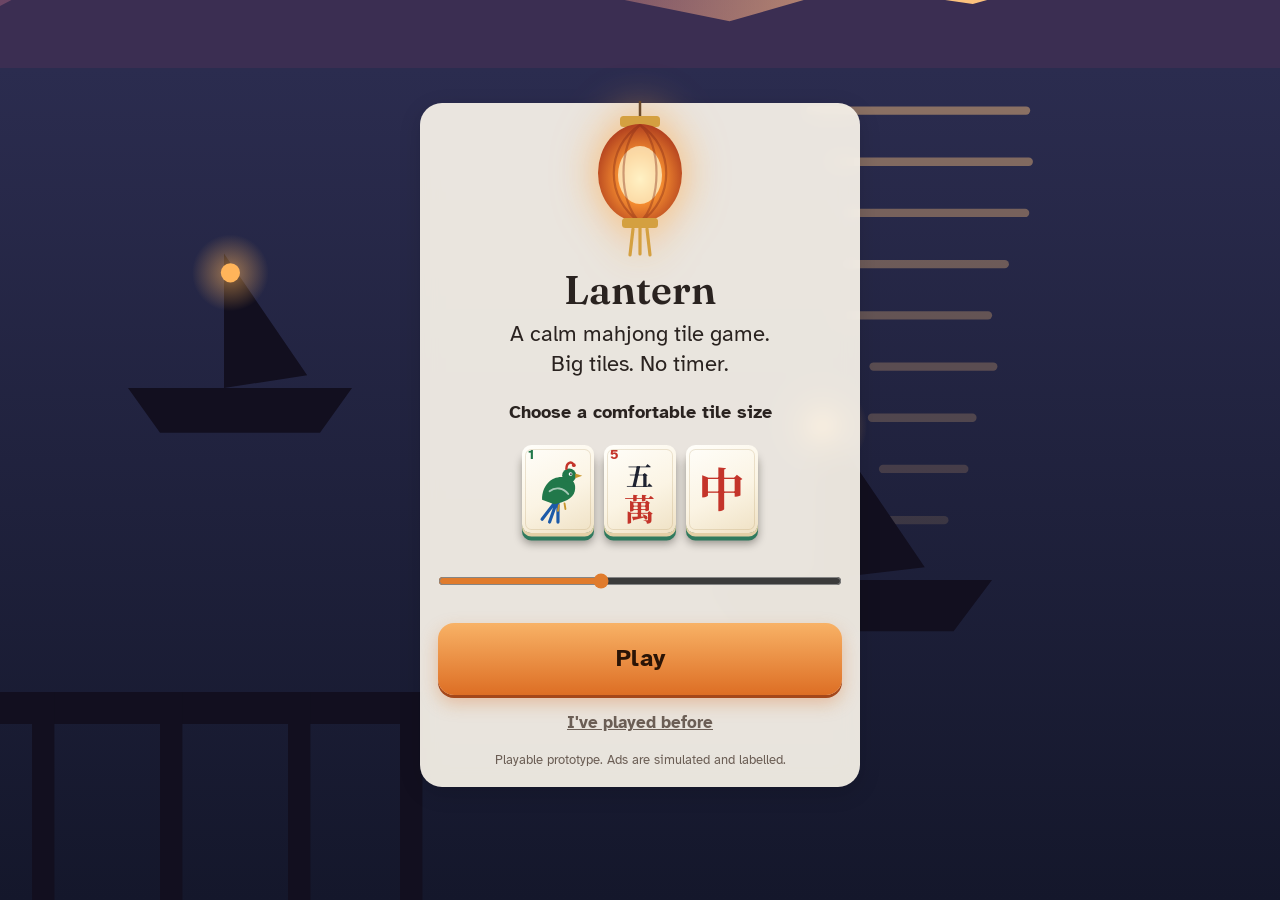
<file: mohjong/index.html>
<!doctype html><html><head><meta charset=utf8><meta name=viewport content="width=device-width,initial-scale=1,viewport-fit=cover"><style>:root{color-scheme:light;box-sizing:border-box;padding-top:env(safe-area-inset-top,0px);padding-bottom:env(safe-area-inset-bottom,0px)}html{scroll-padding-top:env(safe-area-inset-top,0px)}body{margin:0;padding:0;font:14px -apple-system,BlinkMacSystemFont,sans-serif;background:#fff;color:#000}img{max-width:100%}[hidden]:not([hidden=until-found i]){display:none!important}</style></head><body>
<title>Lantern Mahjong Connect</title>
<meta name="claude:viewport-fit-sides" content="cover">
<link rel="stylesheet" href="https://fonts.googleapis.com/css2?family=Fraunces:opsz,wght@9..144,500;9..144,600;9..144,700&family=Atkinson+Hyperlegible:wght@400;700&display=swap">
<link rel="stylesheet" href="https://fonts.googleapis.com/css2?family=Noto+Serif+SC:wght@700&text=一二三四五六七八九萬東南西北中發&display=swap">
<style>
/* Layout: an illustrated scene fills the screen behind everything; every piece of text sits on a card or bar, never on the scene itself. */
:root{
  --th:1.22;
  --paper:#F7F0E2; --paper-2:#EFE4CF; --card:rgba(251,246,236,.92); --ink:#2A2320; --ink-2:#6B5E55; --line:#DCCBB0;
  --lantern:#E07B2C; --gold:#E9B44C; --glow:rgba(255,176,84,.6);
  --display:"Fraunces",Georgia,serif; --body:"Atkinson Hyperlegible",system-ui,-apple-system,"Segoe UI",sans-serif;
  color-scheme:light;
}
@media (prefers-color-scheme: dark){:root:not([data-theme="light"]){
  --paper:#171B29; --paper-2:#23283B; --card:rgba(23,26,40,.9); --ink:#F2EADC; --ink-2:#BBB0A0; --line:#3A4258; --lantern:#F29A4A; color-scheme:dark}}
:root[data-theme="dark"]{
  --paper:#171B29; --paper-2:#23283B; --card:rgba(23,26,40,.9); --ink:#F2EADC; --ink-2:#BBB0A0; --line:#3A4258; --lantern:#F29A4A; color-scheme:dark}
html,body{height:100%}
body{margin:0;background:#1B1830;color:var(--ink);font-family:var(--body);font-size:18px;line-height:1.4;
  padding-left:max(16px,env(safe-area-inset-left,0px));padding-right:max(16px,env(safe-area-inset-right,0px));padding-block:0;
  display:flex;flex-direction:column;overflow:hidden;-webkit-tap-highlight-color:transparent}
*{box-sizing:border-box}
.cjk{font-family:"Noto Serif SC","Songti SC","Noto Serif CJK SC","SimSun",serif;font-weight:700}

/* Scene */
#scene{position:fixed;inset:0;z-index:0;pointer-events:none;overflow:hidden}
.slayer{position:absolute;inset:0;opacity:0;transition:opacity .7s}
.slayer.in{opacity:1}
.slayer svg{width:100%;height:100%;display:block}
@media (prefers-color-scheme: dark){:root:not([data-theme="light"]) #scene::after{content:"";position:absolute;inset:0;background:rgba(8,8,18,.22)}}
:root[data-theme="dark"] #scene::after{content:"";position:absolute;inset:0;background:rgba(8,8,18,.22)}
.skyl{position:absolute;bottom:-40px;width:calc(12px*var(--s));height:calc(16px*var(--s));border-radius:42% 42% 36% 36%;
  background:radial-gradient(circle at 50% 62%,#FFF0BE 0,#FFB04F 42%,#D85A23 78%,#9B3218 100%);box-shadow:0 0 calc(16px*var(--s)) calc(5px*var(--s)) rgba(255,160,70,.45);
  animation:skyrise linear infinite;opacity:.75}
@keyframes skyrise{0%{transform:translate(0,0);opacity:0}8%{opacity:.8}50%{transform:translate(16px,-55vh)}100%{transform:translate(-10px,-118vh);opacity:0}}

/* Buttons */
button{font:inherit;color:inherit;cursor:pointer;border:0;background:none;min-height:56px;min-width:56px;border-radius:16px;padding:12px 20px;touch-action:manipulation}
button:focus-visible,input:focus-visible{outline:3px solid var(--gold);outline-offset:2px}
.btn{background:linear-gradient(180deg,#F8B266,#DD6E24);color:#2A1406;font-weight:700;font-size:20px;box-shadow:0 3px 0 #A4471A,0 8px 18px rgba(221,111,37,.35);transition:transform .08s,box-shadow .08s}
.btn:active{transform:translateY(2px);box-shadow:0 1px 0 #A4471A,0 4px 10px rgba(221,111,37,.3)}
.btn.big{font-size:24px;padding:16px 28px;min-height:72px;width:100%}
.btn.quiet{background:var(--paper-2);color:var(--ink);box-shadow:0 2px 0 var(--line)}
.btn.ghost{background:none;box-shadow:none;color:var(--ink-2);text-decoration:underline;min-height:44px;font-size:17px;padding:8px 12px}
.btn[disabled]{opacity:.45;cursor:default}
.iconbtn{display:inline-flex;align-items:center;gap:8px;font-weight:700;color:var(--ink);padding:8px 12px;min-height:48px}
.iconbtn svg{width:24px;height:24px}
h1,h2,h3{font-family:var(--display);font-weight:600;margin:0;text-wrap:balance;line-height:1.15}
h1{font-size:40px} h2{font-size:28px} h3{font-size:22px}
.muted{color:var(--ink-2)}

/* Screens and bars */
.screen{display:none;flex:1;min-height:0;flex-direction:column;position:relative;z-index:1}
.screen.on{display:flex}
.top{display:flex;align-items:center;justify-content:space-between;gap:10px;padding:6px 10px;min-height:60px;margin:0 -8px;
  background:var(--card);backdrop-filter:blur(10px);-webkit-backdrop-filter:blur(10px);border-radius:0 0 20px 20px;box-shadow:0 4px 18px rgba(0,0,0,.12)}
.brand{font-family:var(--display);font-weight:700;font-size:28px;padding-left:6px;display:flex;align-items:center;gap:8px}
.brand svg{width:22px;height:30px}
.hud{display:flex;gap:14px;align-items:center;font-variant-numeric:tabular-nums}
.hud .st{display:flex;flex-direction:column;align-items:center;line-height:1.1}
.hud .st b{font-size:21px}
.hud .st small{font-size:12px;color:var(--ink-2)}
.hud .st.bump b{animation:bump .35s}
@keyframes bump{40%{transform:scale(1.25);color:var(--lantern)}}
.stage{flex:1;min-height:0;display:flex;align-items:center;justify-content:center;position:relative;overflow:hidden}
.bottom{display:flex;gap:10px;justify-content:center;padding:10px 10px calc(10px + env(safe-area-inset-bottom,0px));margin:8px -8px 0;
  background:var(--card);backdrop-filter:blur(10px);-webkit-backdrop-filter:blur(10px);border-radius:20px 20px 0 0;box-shadow:0 -4px 18px rgba(0,0,0,.12)}
.bottom.left{flex-direction:row-reverse}
.bottom button{flex:1;max-width:160px;background:var(--paper-2);font-weight:700;font-size:17px;padding:6px 4px;white-space:nowrap;display:flex;flex-direction:column;align-items:center;gap:2px;line-height:1.1;box-shadow:0 2px 0 var(--line)}
.bottom button svg{width:24px;height:24px}
.bottom button[disabled]{opacity:.4;cursor:default}
.bottom button[hidden]{display:none}
.bottom button.attn{background:linear-gradient(180deg,#F8B266,#DD6E24);color:#2A1406;box-shadow:0 3px 0 #A4471A;animation:attn 1.6s ease-in-out infinite}
@keyframes attn{50%{transform:scale(1.05)}}
.scroll{flex:1;min-height:0;overflow-y:auto;padding-block:14px 24px;display:flex;flex-direction:column;gap:16px}
.card{background:var(--card);backdrop-filter:blur(10px);-webkit-backdrop-filter:blur(10px);border-radius:22px;padding:18px;box-shadow:0 6px 22px rgba(0,0,0,.14)}
.card.lit{box-shadow:0 0 0 2px var(--gold) inset,0 6px 22px rgba(0,0,0,.14)}
.row{display:flex;gap:12px;align-items:center;flex-wrap:wrap}
.center{justify-content:center}
.grid2{display:grid;grid-template-columns:repeat(2,1fr);gap:12px}
.tilebtn{background:var(--card);backdrop-filter:blur(10px);-webkit-backdrop-filter:blur(10px);border-radius:20px;padding:14px 10px;display:flex;flex-direction:column;align-items:center;gap:6px;font-weight:700;font-size:18px;box-shadow:0 4px 16px rgba(0,0,0,.12)}
.tilebtn svg{width:34px;height:34px}
input[type=range]{width:100%;height:44px;accent-color:var(--lantern)}
.switch{display:flex;justify-content:space-between;align-items:center;gap:12px;padding:10px 0;border-bottom:1px solid var(--line)}
.switch:last-child{border-bottom:0}
.switch label{flex:1}
.toggle{width:72px;height:40px;border-radius:20px;background:var(--line);position:relative;min-height:40px;min-width:72px;padding:0}
.toggle::after{content:"";position:absolute;top:4px;left:4px;width:32px;height:32px;border-radius:50%;background:#fff;transition:left .2s;box-shadow:0 1px 3px rgba(0,0,0,.3)}
.toggle[aria-checked="true"]{background:var(--lantern)} .toggle[aria-checked="true"]::after{left:36px}

/* Tiles: ivory face, cream edge, jade back, like a real tile seen from above */
.board{position:relative;display:grid;touch-action:manipulation;isolation:isolate}
.board.sol{display:block}
.cell{width:var(--ts);height:calc(var(--ts)*var(--th))}
.tile{--d:calc(var(--ts)*.05);position:relative;width:var(--ts);height:calc(var(--ts)*var(--th));border-radius:calc(var(--ts)*.13);
  background:linear-gradient(155deg,#FFFEFA 0%,#FBF4E4 55%,#EFE1C4 100%);
  box-shadow:0 var(--d) 0 #E3CFA6,0 calc(var(--d)*2.1) 0 #2F7A5E,0 calc(var(--d)*2.1 + 3px) 9px rgba(16,12,8,.38);
  user-select:none;-webkit-user-select:none;cursor:pointer;
  transition:transform .2s cubic-bezier(.3,1.7,.5,1),box-shadow .2s,filter .25s}
.tile::before{content:"";position:absolute;inset:calc(var(--ts)*.045);border-radius:calc(var(--ts)*.09);box-shadow:inset 0 0 0 1px rgba(170,135,80,.22);pointer-events:none}
.tile .face{position:absolute;inset:9% 7% 6% 7%;pointer-events:none}
.tile .face svg{width:100%;height:100%;display:block}
.tile .idx{position:absolute;top:3%;left:8%;font:700 calc(var(--ts)*.19)/1 var(--body);pointer-events:none}
.tile.sel{transform:translateY(calc(var(--ts)*-.09)) scale(1.07);z-index:500!important;
  box-shadow:0 0 0 3px #FFD27A,0 0 24px 7px rgba(255,186,84,.8),0 var(--d) 0 #E3CFA6,0 calc(var(--d)*2.1) 0 #2F7A5E,0 16px 18px rgba(16,12,8,.35)}
.tile.blocked{filter:brightness(.68) saturate(.5)}
.tile.blocked::after{content:"";position:absolute;inset:0;border-radius:inherit;background:rgba(30,25,40,.12)}
.tile.hint{animation:hintGlow 1s ease-in-out 3}
.tile.hint::after{content:"";position:absolute;inset:0;border-radius:inherit;background:linear-gradient(110deg,transparent 30%,rgba(255,255,255,.85) 50%,transparent 70%);background-size:260% 100%;animation:shine 1s linear 3;pointer-events:none}
@keyframes hintGlow{50%{box-shadow:0 0 0 4px #FFD27A,0 0 28px 9px rgba(255,186,84,.85),0 var(--d) 0 #E3CFA6,0 calc(var(--d)*2.1) 0 #2F7A5E}}
@keyframes shine{from{background-position:130% 0}to{background-position:-30% 0}}
.tile.shake{animation:shake .32s}
@keyframes shake{0%,100%{translate:0}20%{translate:-6px}40%{translate:6px}60%{translate:-4px}80%{translate:3px}}
.tile.deal{animation:deal .5s cubic-bezier(.2,1.5,.4,1) backwards}
@keyframes deal{from{opacity:0;transform:translateY(-34px) scale(.6) rotate(-8deg)}}
.tile.pop{animation:pop .4s cubic-bezier(.2,1.6,.4,1) backwards}
@keyframes pop{from{opacity:0;transform:scale(.2)}}
.tile.matched{pointer-events:none}
/* High contrast: black art on white with a dark outline */
.tile.hc{background:#FFFFFF;box-shadow:inset 0 0 0 3px #111,0 var(--d) 0 #555,0 calc(var(--d)*2.1) 0 #111,0 calc(var(--d)*2.1 + 3px) 9px rgba(0,0,0,.4)}
.tile.hc .face svg{filter:grayscale(1) contrast(3.2)}
.tile.hc .idx{color:#000!important}
/* Shapes & Numbers / Easy Read sets */
.tile.alt .face{inset:24% 14% 10% 14%}
.tile.alt .anum{position:absolute;top:4%;left:9%;font:700 calc(var(--ts)*.26)/1 var(--body)}
.tile.easy .anum{position:absolute;inset:0;display:flex;align-items:center;justify-content:center;font-size:calc(var(--ts)*.6)}
.tile.easy .face{display:none}

/* Connect path, hand, banner, glow meter, floating points */
.pathsvg{position:absolute;inset:0;pointer-events:none;overflow:visible;z-index:400}
.pglow{fill:none;stroke:rgba(255,166,64,.6);stroke-width:13;stroke-linecap:round;stroke-linejoin:round;filter:blur(2.5px)}
.pcore{fill:none;stroke:#FFF6DC;stroke-width:4.5;stroke-linecap:round;stroke-linejoin:round}
.hand{position:absolute;width:46px;height:46px;border-radius:50%;background:radial-gradient(circle,#FFF2C8 0,#FFB04F 55%,rgba(255,150,60,0) 72%);pointer-events:none;transition:left .6s ease,top .6s ease;transform:translate(-50%,-50%);z-index:600}
.banner{position:absolute;left:50%;top:10px;z-index:700;transform:translate(-50%,-160%);opacity:0;transition:transform .45s cubic-bezier(.2,1.4,.4,1),opacity .3s;
  background:var(--card);backdrop-filter:blur(10px);-webkit-backdrop-filter:blur(10px);border-radius:18px;padding:10px 22px;text-align:center;box-shadow:0 8px 24px rgba(0,0,0,.25);pointer-events:none;white-space:nowrap}
.banner.on{transform:translate(-50%,0);opacity:1}
.banner b{display:block;font:700 24px/1.1 var(--display)}
.banner span{font-size:15px;color:var(--ink-2)}
.glowchip{position:absolute;top:8px;left:50%;transform:translate(-50%,-10px);opacity:0;transition:opacity .25s,transform .25s;z-index:650;pointer-events:none;
  background:linear-gradient(180deg,#3A2410,#22140A);color:#FFE2A2;border-radius:999px;padding:6px 14px 8px;font:700 16px/1 var(--body);box-shadow:0 0 18px rgba(255,160,60,.5);min-width:130px;text-align:center}
.glowchip.on{opacity:1;transform:translate(-50%,0)}
.glowchip i{display:block;height:4px;border-radius:2px;background:rgba(255,226,162,.25);margin-top:6px;overflow:hidden}
.glowchip u{display:block;height:100%;background:linear-gradient(90deg,#FFD27A,#FF8A3D);transform-origin:left}
.float{position:fixed;z-index:900;transform:translate(-50%,-50%);font:700 26px/1 var(--display);color:#FFE7A8;pointer-events:none;white-space:nowrap;
  text-shadow:0 2px 0 #7A3C10,0 0 14px rgba(255,160,60,.95);animation:floatUp 1.05s ease-out forwards}
.float.big{font-size:34px;color:#FFF3CF}
.float.glowtxt{font-size:19px;color:#FFD38A;animation-delay:.08s}
.float.small{font:700 17px/1 var(--body);color:#fff;text-shadow:0 1px 3px rgba(0,0,0,.8)}
@keyframes floatUp{0%{opacity:0;transform:translate(-50%,-20%) scale(.6)}15%{opacity:1;transform:translate(-50%,-60%) scale(1.18)}100%{opacity:0;transform:translate(-50%,-240%) scale(1)}}
#fx{position:fixed;inset:0;width:100%;height:100%;pointer-events:none;z-index:800}
.stall{min-height:66px;display:flex;align-items:center;justify-content:center;text-align:center;font-size:18px;line-height:1.3;background:var(--card);backdrop-filter:blur(10px);-webkit-backdrop-filter:blur(10px);border-radius:16px;padding:8px 14px;margin-top:8px;visibility:hidden;box-shadow:0 4px 16px rgba(0,0,0,.15)}
.stall.on{visibility:visible;animation:pop .35s backwards}

/* Lantern art */
.lan{display:block;overflow:visible}
.lan .lbody{transition:filter 1s}
.lan:not(.lit) .lbody{filter:saturate(.2) brightness(.55)}
.lan .lglow{opacity:0;transition:opacity 1s}
.lan.lit .lglow{opacity:.75;animation:flicker 2.4s ease-in-out infinite}
.lan.lit{filter:drop-shadow(0 0 22px rgba(255,170,70,.75))}
.lan.sway{transform-origin:50% 0;animation:sway 4.5s ease-in-out infinite}
@keyframes flicker{0%,100%{opacity:.75}30%{opacity:.6}55%{opacity:.85}75%{opacity:.68}}
@keyframes sway{0%,100%{transform:rotate(-3deg)}50%{transform:rotate(3deg)}}

/* Overlays */
.overlay{position:absolute;inset:0;display:none;flex-direction:column;align-items:center;justify-content:center;gap:16px;padding:20px 4px;text-align:center;z-index:1000}
.overlay.on{display:flex;animation:fadein .3s}
@keyframes fadein{from{opacity:0}}
.overlay.dim{background:rgba(12,10,24,.6);backdrop-filter:blur(4px);-webkit-backdrop-filter:blur(4px)}
.wincard{position:relative;background:var(--paper);border-radius:28px;padding:20px 20px 18px;width:100%;max-width:420px;box-shadow:0 20px 60px rgba(0,0,0,.45);display:flex;flex-direction:column;align-items:center;gap:10px;animation:cardin .5s cubic-bezier(.2,1.4,.4,1)}
@keyframes cardin{from{opacity:0;transform:translateY(40px) scale(.92)}}
.wincard .lanwrap{margin-top:-74px;width:110px;height:146px}
.rise{position:absolute;inset:0;overflow:hidden;pointer-events:none}
.rl{position:absolute;bottom:-50px;width:calc(18px*var(--s));height:calc(24px*var(--s));border-radius:42% 42% 36% 36%;
  background:radial-gradient(circle at 50% 62%,#FFF0BE 0,#FFB04F 40%,#D85A23 76%,#9B3218 100%);box-shadow:0 0 calc(20px*var(--s)) calc(6px*var(--s)) rgba(255,160,70,.5);animation:rlrise linear forwards;opacity:0}
@keyframes rlrise{0%{opacity:0;transform:translate(0,0)}10%{opacity:.95}50%{transform:translate(14px,-55vh)}100%{opacity:0;transform:translate(-12px,-118vh)}}
.stars{display:flex;gap:10px;justify-content:center}
.star{width:52px;height:52px}
.star path{fill:none;stroke:var(--line);stroke-width:1.6}
.star.on path{fill:url(#starG);stroke:#B9741E}
.star.on{animation:stamp .45s cubic-bezier(.2,1.6,.4,1)}
.star.dim{opacity:.6}
@keyframes stamp{from{transform:scale(2.4) rotate(-25deg);opacity:0}}
.tally{width:100%;max-width:300px;font-variant-numeric:tabular-nums}
.tally div{display:flex;justify-content:space-between;padding:3px 0;color:var(--ink-2);animation:tin .3s backwards}
@keyframes tin{from{opacity:0;transform:translateX(-12px)}}
.total{font:700 34px/1 var(--display);margin:4px 0 0;font-variant-numeric:tabular-nums;color:var(--lantern)}
.ad{background:#111;color:#eee}
.ad .box{border:2px dashed #666;padding:36px 22px;border-radius:14px;max-width:420px}
.menucard{background:var(--paper);border-radius:26px;padding:24px;display:flex;flex-direction:column;gap:12px;width:100%;max-width:360px;box-shadow:0 20px 60px rgba(0,0,0,.45)}

/* Home hero */
.hero{display:flex;flex-direction:column;align-items:center;gap:10px;text-align:center;padding-top:6px}
.hero .lanwrap{width:96px;height:128px}
.hero small{color:var(--ink-2);font-size:16px}
.hero b{font:700 30px/1.1 var(--display)}
.beads{display:flex;flex-wrap:wrap;gap:5px;justify-content:center;max-width:300px;margin:4px 0 6px}
.beads i{width:10px;height:10px;border-radius:50%;background:var(--line)}
.beads i.done{background:radial-gradient(circle at 40% 40%,#FFE7A8,#F08A2E);box-shadow:0 0 6px rgba(255,160,60,.7)}
.beads i.now{background:none;box-shadow:0 0 0 2px var(--lantern) inset}

/* Calendar and journey */
.cal{display:grid;grid-template-columns:repeat(7,1fr);gap:6px;width:100%}
.cal div{aspect-ratio:1;border-radius:12px;background:var(--paper-2);display:flex;align-items:center;justify-content:center;font-variant-numeric:tabular-nums;font-size:16px;border:2px solid transparent}
.cal div.lit{background:radial-gradient(circle at 50% 45%,#FFE7A8,#F08A2E 70%,#C9561C);color:#2A1406;font-weight:700;box-shadow:0 0 10px rgba(255,160,60,.55)}
.cal div.today{border-color:var(--lantern)}
.cal div.relight{cursor:pointer;border-style:dashed;border-color:var(--ink-2)}
.cal div.future{opacity:.35}
.place{font-family:var(--display);font-size:21px;margin-top:6px;background:var(--card);backdrop-filter:blur(10px);-webkit-backdrop-filter:blur(10px);align-self:flex-start;padding:6px 14px;border-radius:14px}
.lv{display:flex;align-items:center;gap:12px;padding:10px 14px;border-radius:16px;background:var(--card);backdrop-filter:blur(10px);-webkit-backdrop-filter:blur(10px)}
.lv .n{font-variant-numeric:tabular-nums;font-weight:700;width:40px}
.lv .st{color:var(--gold);letter-spacing:2px}
.lv.next{box-shadow:0 0 0 2px var(--lantern) inset}
.badge{display:inline-block;padding:5px 12px;border-radius:999px;background:var(--paper-2);font-size:15px;font-weight:700}
.proto{font-size:13px;color:var(--ink-2);text-align:center;margin:0}
.preview{display:flex;gap:10px;justify-content:center;margin:14px 0 18px}
.setgrid{display:grid;grid-template-columns:repeat(2,1fr);gap:10px}
.setbtn{background:var(--paper-2);border-radius:16px;padding:12px 8px;display:flex;flex-direction:column;align-items:center;gap:8px;font-weight:700;font-size:16px;box-shadow:0 2px 0 var(--line)}
.setbtn .mini{display:flex;gap:4px;padding-bottom:6px}
.setbtn.cur{box-shadow:0 0 0 3px var(--lantern) inset}
.setbtn[disabled]{opacity:.5}
@media (prefers-reduced-motion: reduce){
  .skyl,.rl{display:none} .lan.sway,.lan.lit .lglow,.bottom button.attn{animation:none}
  .tile,.tile.deal,.tile.pop,.tile.hint,.star.on,.wincard,.overlay.on{animation:none;transition:none}
  .tile.hint{box-shadow:0 0 0 5px #FFD27A} .hand{transition:none}
}
</style>

<svg width="0" height="0" style="position:absolute" aria-hidden="true">
  <defs>
    <radialGradient id="lanBody" cx="50%" cy="56%" r="62%"><stop offset="0" stop-color="#FFE9AE"/><stop offset=".42" stop-color="#F38B30"/><stop offset="1" stop-color="#A3301B"/></radialGradient>
    <radialGradient id="tl" cx="50%" cy="55%" r="65%"><stop offset="0" stop-color="#FFD98A"/><stop offset=".5" stop-color="#E4542B"/><stop offset="1" stop-color="#9E2418"/></radialGradient>
    <linearGradient id="starG" x1="0" y1="0" x2="0" y2="1"><stop offset="0" stop-color="#FFE9A6"/><stop offset=".55" stop-color="#F6B53F"/><stop offset="1" stop-color="#D9822A"/></linearGradient>
  </defs>
</svg>

<div id="scene" aria-hidden="true"></div>

<!-- WELCOME -->
<section id="s-welcome" class="screen on">
  <div class="scroll" style="justify-content:center;align-items:center">
    <div class="card" style="width:100%;max-width:440px;text-align:center;display:flex;flex-direction:column;align-items:center;gap:6px;padding-top:4px">
      <div class="lanwrap" style="width:120px;height:160px;margin-top:-6px" data-lantern="lit sway"></div>
      <h1>Lantern</h1>
      <p style="font-size:22px;margin:0 0 6px">A calm mahjong tile game.<br>Big tiles. No timer.</p>
      <label for="size0" style="font-weight:700;margin-top:8px">Choose a comfortable tile size</label>
      <div class="preview" id="preview0"></div>
      <input id="size0" type="range" min="56" max="96" step="4" value="72">
      <button class="btn big" style="margin-top:12px" id="b-play0">Play</button>
      <button class="btn ghost" id="b-skip0">I've played before</button>
      <p class="proto">Playable prototype. Ads are simulated and labelled.</p>
    </div>
  </div>
</section>

<!-- HOME -->
<section id="s-home" class="screen">
  <div class="top"><span class="brand"><svg viewBox="0 0 120 160" aria-hidden="true"><use href="#lanSym"/></svg>Lantern</span>
    <button class="iconbtn" id="b-settings" aria-label="Settings"><svg viewBox="0 0 24 24" fill="none" stroke="currentColor" stroke-width="2" stroke-linecap="round" stroke-linejoin="round"><circle cx="12" cy="12" r="3"/><path d="M19.4 15a1.7 1.7 0 0 0 .3 1.8l.1.1a2 2 0 1 1-2.8 2.8l-.1-.1a1.7 1.7 0 0 0-1.8-.3 1.7 1.7 0 0 0-1 1.5V21a2 2 0 1 1-4 0v-.1a1.7 1.7 0 0 0-1.1-1.5 1.7 1.7 0 0 0-1.8.3l-.1.1a2 2 0 1 1-2.8-2.8l.1-.1a1.7 1.7 0 0 0 .3-1.8 1.7 1.7 0 0 0-1.5-1H3a2 2 0 1 1 0-4h.1a1.7 1.7 0 0 0 1.5-1.1 1.7 1.7 0 0 0-.3-1.8l-.1-.1a2 2 0 1 1 2.8-2.8l.1.1a1.7 1.7 0 0 0 1.8.3H9a1.7 1.7 0 0 0 1-1.5V3a2 2 0 1 1 4 0v.1a1.7 1.7 0 0 0 1 1.5 1.7 1.7 0 0 0 1.8-.3l.1-.1a2 2 0 1 1 2.8 2.8l-.1.1a1.7 1.7 0 0 0-.3 1.8V9a1.7 1.7 0 0 0 1.5 1H21a2 2 0 1 1 0 4h-.1a1.7 1.7 0 0 0-1.5 1z"/></svg></button></div>
  <div class="scroll">
    <div class="card hero">
      <div class="lanwrap" data-lantern="lit sway"></div>
      <small id="h-place">Harbor Lanterns</small>
      <b id="h-level">Level 1</b>
      <div class="beads" id="beads"></div>
      <button class="btn big" id="b-next">Play</button>
    </div>
    <div class="card" id="dailycard"></div>
    <div class="grid2">
      <button class="tilebtn" id="b-journey"><svg viewBox="0 0 24 24" fill="none" stroke="currentColor" stroke-width="1.8" stroke-linecap="round" stroke-linejoin="round"><path d="M3 6l6-3 6 3 6-3v15l-6 3-6-3-6 3z"/><path d="M9 3v15M15 6v15"/></svg>Journey</button>
      <button class="tilebtn" id="b-collections"><svg viewBox="0 0 24 24" fill="none" stroke="currentColor" stroke-width="1.8" stroke-linecap="round" stroke-linejoin="round"><path d="M8 21h8M12 17v4M7 4h10v5a5 5 0 0 1-10 0z"/><path d="M17 5h3v2a3 3 0 0 1-3 3M7 5H4v2a3 3 0 0 0 3 3"/></svg>Collections</button>
      <button class="tilebtn" id="b-free"><svg viewBox="0 0 24 24" fill="none" stroke="currentColor" stroke-width="1.8" stroke-linecap="round" stroke-linejoin="round"><rect x="4" y="3" width="9" height="12" rx="2"/><rect x="11" y="9" width="9" height="12" rx="2"/></svg>Free play</button>
      <button class="tilebtn" id="b-howto"><svg viewBox="0 0 24 24" fill="none" stroke="currentColor" stroke-width="1.8" stroke-linecap="round" stroke-linejoin="round"><circle cx="12" cy="12" r="9"/><path d="M9.5 9a2.5 2.5 0 1 1 3.5 2.3c-.6.3-1 .9-1 1.6V14M12 17.5v.01"/></svg>How to play</button>
    </div>
    <div class="card row center muted" id="homestats" style="font-size:16px;gap:8px"></div>
  </div>
</section>

<!-- PLAY -->
<section id="s-play" class="screen">
  <div class="top">
    <button class="iconbtn" id="b-home" aria-label="Home"><svg viewBox="0 0 24 24" fill="none" stroke="currentColor" stroke-width="2" stroke-linecap="round" stroke-linejoin="round"><path d="M3 11l9-7 9 7v9a1 1 0 0 1-1 1h-5v-6H9v6H4a1 1 0 0 1-1-1z"/></svg></button>
    <div class="hud">
      <span class="st"><b id="lvv">Level 1</b><small id="st-mode">Connect</small></span>
      <span class="st" id="st-moves"><b id="movv">0</b><small>moves left</small></span>
      <span class="st" id="st-points"><b id="ptsv" data-v="0">0</b><small>points</small></span>
    </div>
  </div>
  <div class="stage" id="stage">
    <div id="boardwrap" style="position:relative"></div>
    <div class="banner" id="banner"><b id="bn1"></b><span id="bn2"></span></div>
    <div class="glowchip" id="glowchip"><span id="glowval">Glow</span><i><u id="glowfill"></u></i></div>
  </div>
  <div class="stall" id="stall" aria-live="polite"></div>
  <div class="bottom" id="bottombar">
    <button id="b-hint"><svg viewBox="0 0 24 24" fill="none" stroke="currentColor" stroke-width="2" stroke-linecap="round" stroke-linejoin="round"><path d="M9 18h6M10 21h4M12 3a6 6 0 0 0-3.5 10.9c.6.4 1 1.1 1 1.8V16h5v-.3c0-.7.4-1.4 1-1.8A6 6 0 0 0 12 3z"/></svg><span>Hint <span id="hintn" class="muted"></span></span></button>
    <button id="b-undo"><svg viewBox="0 0 24 24" fill="none" stroke="currentColor" stroke-width="2" stroke-linecap="round" stroke-linejoin="round"><path d="M9 14L4 9l5-5"/><path d="M4 9h10.5a5.5 5.5 0 0 1 0 11H11"/></svg>Undo</button>
    <button id="b-shuffle" hidden><svg viewBox="0 0 24 24" fill="none" stroke="currentColor" stroke-width="2" stroke-linecap="round" stroke-linejoin="round"><path d="M16 3h5v5M4 20L21 3M21 16v5h-5M15 15l6 6M4 4l5 5"/></svg>Shuffle</button>
    <button id="b-menu"><svg viewBox="0 0 24 24" fill="none" stroke="currentColor" stroke-width="2" stroke-linecap="round"><path d="M4 7h16M4 12h16M4 17h16"/></svg>Menu</button>
  </div>
  <div class="overlay dim" id="ov-win">
    <div class="rise" id="rise"></div>
    <div class="wincard">
      <div class="lanwrap" id="winlan"></div>
      <h2 id="wintitle">Well done</h2>
      <div class="stars" id="winstars"></div>
      <div class="tally" id="tally"></div>
      <p class="total" id="winpoints"></p>
      <p id="winnote" class="muted" style="margin:0;max-width:360px"></p>
      <div id="dbl" hidden style="width:100%;background:var(--paper-2);border-radius:18px;padding:12px">
        <p style="margin:0 0 10px">Watch a short ad to double this board's points?</p>
        <div class="row center"><button class="btn" id="b-dbl-yes">Yes, double it</button><button class="btn quiet" id="b-dbl-no">No thanks</button></div>
      </div>
      <div class="row center" style="width:100%;flex-wrap:nowrap"><button class="btn big" id="b-winnext" style="flex:2">Next</button><button class="btn quiet" id="b-replay" style="flex:1">Replay</button></div>
    </div>
  </div>
  <div class="overlay dim" id="ov-menu">
    <div class="menucard">
      <h2>Paused</h2>
      <button class="btn big" id="b-resume">Keep playing</button>
      <button class="btn quiet" id="b-restart">Restart this board</button>
      <button class="btn quiet" id="b-showme">Show me again</button>
      <button class="btn quiet" id="b-quit">Back to home</button>
    </div>
  </div>
  <div class="overlay ad" id="ov-ad">
    <div class="box"><p style="margin:0 0 8px;font-size:14px;letter-spacing:1px">SIMULATED AD · PROTOTYPE</p><h3 id="adtitle">An ad would play here</h3><p id="adsub" style="color:#aaa"></p><button class="btn" id="b-adclose" disabled>Close in 5</button></div>
  </div>
</section>

<!-- DAILY -->
<section id="s-daily" class="screen">
  <div class="top"><button class="btn ghost" id="b-home2">Home</button><h2 id="dailytitle" style="font-size:24px">Daily lantern</h2><span style="width:56px"></span></div>
  <div class="scroll" style="align-items:center">
    <div class="card" style="width:100%;max-width:440px;display:flex;flex-direction:column;align-items:center;gap:12px">
      <div class="cal" id="cal"></div>
      <p class="muted" id="caltext" style="text-align:center;margin:0"></p>
      <div class="row center"><span class="badge" id="badge"></span><span class="badge" id="streak"></span></div>
      <button class="btn big" id="b-playdaily">Play today's lantern</button>
      <p class="muted" style="text-align:center;margin:0;font-size:16px">Missed a day? Tap a dashed square to relight it (one a day).</p>
    </div>
  </div>
</section>

<!-- JOURNEY -->
<section id="s-journey" class="screen">
  <div class="top"><button class="btn ghost" id="b-home3">Home</button><h2 style="font-size:24px">Journey</h2><span style="width:56px"></span></div>
  <div class="scroll" id="journey" style="gap:8px"></div>
</section>

<!-- COLLECTIONS -->
<section id="s-coll" class="screen">
  <div class="top"><button class="btn ghost" id="b-home4">Home</button><h2 style="font-size:24px">Collections</h2><span style="width:56px"></span></div>
  <div class="scroll" id="coll"></div>
</section>

<!-- SETTINGS -->
<section id="s-settings" class="screen">
  <div class="top"><button class="btn ghost" id="b-home5">Home</button><h2 style="font-size:24px">Settings</h2><span style="width:56px"></span></div>
  <div class="scroll">
    <div class="card">
      <label for="size1" style="font-weight:700">Tile size</label>
      <div class="preview" id="preview1"></div>
      <input id="size1" type="range" min="56" max="96" step="4" value="72">
      <p class="muted" style="margin:6px 0 0;font-size:15px">Bigger tiles make smaller boards. Applies from the next board.</p>
    </div>
    <div class="card"><h3 style="margin-bottom:12px">Tile set</h3><div class="setgrid" id="tilesets"></div></div>
    <div class="card" id="switches"></div>
    <div class="card">
      <h3>Remove ads</h3>
      <p class="muted" id="ratext"></p>
      <button class="btn" id="b-removeads">Simulate purchase</button>
    </div>
    <div class="card"><button class="btn ghost" id="b-reset">Reset all progress (prototype)</button></div>
  </div>
</section>

<!-- HOW TO -->
<section id="s-howto" class="screen">
  <div class="top"><button class="btn ghost" id="b-home6">Home</button><h2 style="font-size:24px">How to play</h2><span style="width:56px"></span></div>
  <div class="scroll" style="font-size:19px">
    <div class="card"><h3>Connect</h3><p style="margin:8px 0 0">Tap two matching tiles. They clear if a line can join them with at most two turns, through empty space. The line may go around the outside of the board.</p></div>
    <div class="card"><h3>Solitaire</h3><p style="margin:8px 0 0">A tile can move when nothing covers it and its left or right side is open. Dim tiles are blocked for now.</p></div>
    <div class="card"><h3>Glow</h3><p style="margin:8px 0 0">Match again within three seconds and your lantern glows for bonus points. Purely a bonus, never needed.</p></div>
    <div class="card"><h3>Stars</h3><p style="margin:8px 0 0">Three stars for a win with no hint and no shuffle. Two for one of them. One for any win. Stars never block progress.</p></div>
    <div class="card"><h3>Never</h3><p style="margin:8px 0 0">No timer. No lives. Every board can be finished.</p></div>
  </div>
</section>

<canvas id="fx" aria-hidden="true"></canvas>

<svg width="0" height="0" style="position:absolute" aria-hidden="true">
  <symbol id="lanSym" viewBox="0 0 120 160">
    <line x1="60" y1="0" x2="60" y2="18" stroke="#6B4A2B" stroke-width="2.5"/>
    <rect x="40" y="15" width="40" height="11" rx="3.5" fill="#D4A040"/>
    <ellipse class="lbody" cx="60" cy="72" rx="42" ry="49" fill="url(#lanBody)"/>
    <ellipse class="lglow" cx="60" cy="74" rx="22" ry="29" fill="#FFF4CC"/>
    <path d="M60 24C38 42 38 102 60 121M60 24C82 42 82 102 60 121M60 24C25 46 25 98 60 121M60 24C95 46 95 98 60 121" stroke="#7E2513" stroke-opacity=".38" stroke-width="2.2" fill="none"/>
    <rect x="42" y="117" width="36" height="10" rx="3.5" fill="#D4A040"/>
    <path d="M60 127V153M53 128L50 154M67 128L70 154" stroke="#D4A040" stroke-width="3.2" stroke-linecap="round"/>
  </symbol>
</svg>

<script>
(function(){
'use strict';
/* ---------- persistence ---------- */
const KEY='lantern-proto-v1';
const defaults={tileSize:72,tileSet:'classic',leftHand:false,sound:true,haptics:true,autoHint:true,removeAds:false,
  nextLevel:1,results:{},points:0,daily:{},relightUsed:{},wins:0,lastAdAt:0,winsSinceAd:0,lastDoubleWin:-9,trophies:[],sets:['classic','hc','shapes','easy'],onboarded:false,firstHome:false,calIntro:false,hintIntro:false,movesIntro:false};
let S=load();
function load(){try{const r=localStorage.getItem(KEY);if(r){return Object.assign({},defaults,JSON.parse(r));}}catch(e){}return Object.assign({},defaults);}
function save(){try{localStorage.setItem(KEY,JSON.stringify(S));}catch(e){}}
const RM=window.matchMedia&&matchMedia('(prefers-reduced-motion: reduce)').matches;
const TH=1.22,GAP=6;
const $=id=>document.getElementById(id);

/* ---------- lantern art ---------- */
function lanternSvg(cls){return '<svg class="lan '+(cls||'')+'" viewBox="0 0 120 160" width="100%" height="100%" aria-hidden="true"><use href="#lanSym"/></svg>';}
// <use> can't take per-instance classes inside the symbol, so inline the parts for animated lanterns
function lanternInline(cls){return '<svg class="lan '+(cls||'')+'" viewBox="0 0 120 160" width="100%" height="100%" aria-hidden="true">'+$('lanSym').innerHTML+'</svg>';}
document.querySelectorAll('[data-lantern]').forEach(el=>el.innerHTML=lanternInline(el.dataset.lantern));

/* ---------- mahjong tile art (traditional public-domain faces, drawn fresh) ---------- */
const C={b:'#1C5AA8',g:'#21784A',r:'#C4342A',k:'#1E2230',gold:'#C8962E'};
const CD={b:'#123E78',g:'#145233',r:'#8E2219'};
const W='#FFFBF0';
function dot(x,y,r,c){c=C[c];return `<circle cx="${x}" cy="${y}" r="${r}" fill="${c}"/><circle cx="${x}" cy="${y}" r="${(r*.7).toFixed(2)}" fill="${W}"/><circle cx="${x}" cy="${y}" r="${(r*.46).toFixed(2)}" fill="${c}"/><circle cx="${x}" cy="${y}" r="${(r*.17).toFixed(2)}" fill="${W}"/>`;}
function stick(x,y,h,c){const w=6.8,t=y-h/2,f=C[c],d=CD[c];return `<rect x="${x-w/2}" y="${t}" width="${w}" height="${h}" rx="3.2" fill="${f}"/><rect x="${x-w/2-.9}" y="${t}" width="${w+1.8}" height="2.8" rx="1.4" fill="${d}"/><rect x="${x-w/2-.9}" y="${y-1.4}" width="${w+1.8}" height="2.8" rx="1.4" fill="${d}"/><rect x="${x-w/2-.9}" y="${t+h-2.8}" width="${w+1.8}" height="2.8" rx="1.4" fill="${d}"/><rect x="${x-1.6}" y="${t+3.5}" width="1.8" height="${h-7}" rx=".9" fill="#fff" opacity=".45"/>`;}
const DOTS={2:[[30,22,'g'],[30,58,'b']],3:[[15,16,'b'],[30,40,'r'],[45,64,'g']],4:[[18,21,'b'],[42,21,'g'],[18,59,'g'],[42,59,'b']],
  5:[[17,18,'b'],[43,18,'g'],[30,40,'r'],[17,62,'g'],[43,62,'b']],6:[[18,14,'g'],[42,14,'g'],[18,42,'r'],[42,42,'r'],[18,65,'r'],[42,65,'r']],
  7:[[13,11,'g'],[30,20,'g'],[47,29,'g'],[18,50,'r'],[42,50,'r'],[18,68,'r'],[42,68,'r']],
  8:[[18,11,'b'],[42,11,'b'],[18,30.5,'b'],[42,30.5,'b'],[18,50,'b'],[42,50,'b'],[18,69,'b'],[42,69,'b']],
  9:[[14,15,'b'],[30,15,'b'],[46,15,'b'],[14,40,'r'],[30,40,'r'],[46,40,'r'],[14,65,'g'],[30,65,'g'],[46,65,'g']]};
const DOTR={2:11,3:9.5,4:10,5:9,6:8.5,7:7.5,8:8,9:7.5};
const BAMS={2:[[30,22,26,'b'],[30,58,26,'g']],3:[[30,22,26,'b'],[18,58,26,'g'],[42,58,26,'g']],4:[[19,22,26,'b'],[41,22,26,'g'],[19,58,26,'g'],[41,58,26,'b']],
  5:[[14,22,26,'g'],[46,22,26,'g'],[30,40,26,'r'],[14,58,26,'b'],[46,58,26,'b']],
  6:[[15,22,26,'g'],[30,22,26,'g'],[45,22,26,'g'],[15,58,26,'b'],[30,58,26,'b'],[45,58,26,'b']],
  7:[[30,13,18,'r'],[15,38,18,'g'],[30,38,18,'g'],[45,38,18,'g'],[15,64,18,'b'],[30,64,18,'b'],[45,64,18,'b']],
  8:[[12,22,26,'g'],[24,22,26,'b'],[36,22,26,'b'],[48,22,26,'g'],[12,58,26,'b'],[24,58,26,'g'],[36,58,26,'g'],[48,58,26,'b']],
  9:[[15,14,20,'g'],[30,14,20,'r'],[45,14,20,'b'],[15,40,20,'g'],[30,40,20,'r'],[45,40,20,'b'],[15,66,20,'g'],[30,66,20,'r'],[45,66,20,'b']]};
const NUM='一二三四五六七八九';
function dot1(){let p='';for(let k=0;k<8;k++){const a=k*Math.PI/4;p+=`<circle cx="${(30+11.5*Math.cos(a)).toFixed(2)}" cy="${(40+11.5*Math.sin(a)).toFixed(2)}" r="3.6" fill="${C.r}"/>`;}
  return `<circle cx="30" cy="40" r="22" fill="${C.g}"/><circle cx="30" cy="40" r="18" fill="${W}"/>${p}<circle cx="30" cy="40" r="7" fill="${C.b}"/><circle cx="30" cy="40" r="3" fill="${W}"/><circle cx="30" cy="40" r="1.3" fill="${C.r}"/>`;}
function bird(){return `<path d="M26 54L13 71M28 54L21 74M30 53L30 74" stroke="${C.b}" stroke-width="3.4" stroke-linecap="round"/>`+
  `<path d="M13 50C13 33 25 24 37 26C46 27 50 33 48 41C46 49 36 53 26 55Z" fill="${C.g}"/>`+
  `<path d="M21 41C27 36 36 37 41 44" stroke="#fff" stroke-width="2" fill="none" opacity=".6" stroke-linecap="round"/>`+
  `<circle cx="42" cy="24" r="7.5" fill="${C.g}"/><path d="M48.5 22L56 24.5L48.5 27Z" fill="${C.gold}"/>`+
  `<circle cx="43.5" cy="22.5" r="2" fill="#fff"/><circle cx="43.9" cy="22.6" r="1" fill="${C.k}"/>`+
  `<path d="M39 17C39 10 45 8 47 13" stroke="${C.r}" stroke-width="2.6" fill="none" stroke-linecap="round"/><circle cx="47" cy="13" r="2" fill="${C.r}"/>`+
  `<path d="M31 56L30 62M37 54L38 60" stroke="${C.gold}" stroke-width="2" stroke-linecap="round"/>`;}
function plum(){let p=`<path d="M6 76C16 66 22 56 28 44" stroke="#6B4A2B" stroke-width="3.6" fill="none" stroke-linecap="round"/><path d="M17 62C11 58 9 52 10 47" stroke="#6B4A2B" stroke-width="2.4" fill="none" stroke-linecap="round"/><circle cx="10" cy="46" r="3.6" fill="#E9849F"/>`;
  [0,72,144,216,288].forEach(a=>{const t=(a-90)*Math.PI/180;p+=`<circle cx="${(30+9.5*Math.cos(t)).toFixed(2)}" cy="${(34+9.5*Math.sin(t)).toFixed(2)}" r="8.4" fill="#E9849F"/>`;});
  p+=`<circle cx="30" cy="34" r="6.5" fill="#F7B5C6"/><circle cx="30" cy="34" r="3.2" fill="#F2C33C"/>`;
  [0,60,120,180,240,300].forEach(a=>{const t=a*Math.PI/180;p+=`<circle cx="${(30+5.2*Math.cos(t)).toFixed(2)}" cy="${(34+5.2*Math.sin(t)).toFixed(2)}" r=".9" fill="#B5651D"/>`;});
  return p;}
function lanternTile(){return `<line x1="30" y1="4" x2="30" y2="13" stroke="#6B4A2B" stroke-width="1.8"/><rect x="20" y="12" width="20" height="6" rx="2" fill="${C.gold}"/>`+
  `<ellipse cx="30" cy="40" rx="20" ry="23" fill="url(#tl)"/><ellipse cx="30" cy="41" rx="9" ry="12" fill="#FFE9A8" opacity=".55"/>`+
  `<path d="M30 17C19 26 19 54 30 63M30 17C41 26 41 54 30 63" stroke="#7E1E12" stroke-opacity=".45" stroke-width="1.6" fill="none"/>`+
  `<rect x="21" y="61" width="18" height="5" rx="2" fill="${C.gold}"/><path d="M30 66V77M26 66L24 77M34 66L36 77" stroke="${C.gold}" stroke-width="2" stroke-linecap="round"/>`;}
const ART=[],IDX=[];
for(let n=1;n<=9;n++){ART.push(n===1?dot1():DOTS[n].map(d=>dot(d[0],d[1],DOTR[n],d[2])).join(''));IDX.push([n,C.b]);}
for(let n=1;n<=9;n++){ART.push(n===1?bird():BAMS[n].map(s=>stick(s[0],s[1],s[2],s[3])).join(''));IDX.push([n,C.g]);}
for(let n=1;n<=9;n++){ART.push(`<text class="cjk" x="30" y="35" text-anchor="middle" font-size="29" fill="${C.k}">${NUM[n-1]}</text><text class="cjk" x="30" y="73" text-anchor="middle" font-size="33" fill="${C.r}">萬</text>`);IDX.push([n,C.r]);}
['東','南','西','北'].forEach((ch,k)=>{ART.push(`<text class="cjk" x="30" y="56" text-anchor="middle" font-size="44" fill="${C.k}">${ch}</text>`);IDX.push([['E','S','W','N'][k],C.k]);});
ART.push(`<text class="cjk" x="30" y="58" text-anchor="middle" font-size="50" fill="${C.r}">中</text>`);IDX.push(null);
ART.push(`<text class="cjk" x="30" y="56" text-anchor="middle" font-size="44" fill="${C.g}">發</text>`);IDX.push(null);
ART.push(`<rect x="11" y="12" width="38" height="56" rx="5" fill="none" stroke="${C.b}" stroke-width="4.5"/><rect x="18" y="19" width="24" height="42" rx="2.5" fill="none" stroke="${C.b}" stroke-width="1.8"/>`);IDX.push(null);
ART.push(plum());IDX.push(null);
ART.push(lanternTile());IDX.push(null);
const ARTSVG=ART.map(a=>'<svg viewBox="0 0 60 80" aria-hidden="true">'+a+'</svg>');
const EASY=[0,31,9,34,35,4,32,27,13,22,8,33];
const ARTNAME=i=>i<9?(i+1)+' dots':i<18?(i===9?'1 bamboo (bird)':(i-8)+' bamboo'):i<27?(i-17)+' characters':i<31?['East','South','West','North'][i-27]+' wind':['Red dragon','Green dragon','White dragon','Plum blossom','Lantern'][i-31];

/* alternative sets */
const COLORS=['#B33A3A','#2E6FB3','#3F7D4A','#8A4FB0','#C77A1B','#1E8C8C','#B04A7C','#5A5A2E'];
const SHAPES=['circle','square','triangle','diamond','star','hex','heart','moon','leaf','drop','cross','ring'];
function shapeSvg(i,color){
  const p={circle:'<circle cx="50" cy="50" r="34"/>',square:'<rect x="18" y="18" width="64" height="64" rx="8"/>',
    triangle:'<polygon points="50,14 88,84 12,84"/>',diamond:'<polygon points="50,10 90,50 50,90 10,50"/>',
    star:'<polygon points="50,10 61,38 92,38 67,57 76,88 50,70 24,88 33,57 8,38 39,38"/>',hex:'<polygon points="50,10 85,30 85,70 50,90 15,70 15,30"/>',
    heart:'<path d="M50 88 L18 54 A18 18 0 0 1 50 30 A18 18 0 0 1 82 54 Z"/>',moon:'<path d="M62 12 A38 38 0 1 0 88 62 A28 28 0 1 1 62 12 Z"/>',
    leaf:'<path d="M20 80 C20 30 60 15 85 15 C85 55 55 85 20 80 Z"/>',drop:'<path d="M50 10 C70 40 85 55 85 68 A35 35 0 0 1 15 68 C15 55 30 40 50 10 Z"/>',
    cross:'<path d="M35 12 H65 V35 H88 V65 H65 V88 H35 V65 H12 V35 H35 Z"/>',ring:'<circle cx="50" cy="50" r="32" fill="none" stroke-width="16"/>'}[SHAPES[i%SHAPES.length]];
  return '<svg viewBox="0 0 100 100" aria-hidden="true" style="fill:'+color+';stroke:'+color+'">'+p+'</svg>';}
const FACES=[];for(let i=0;i<36;i++){FACES.push({shape:i%12,color:COLORS[i%8],num:(i%9)+1});}
const TILESETS={classic:{name:'Lantern Classic'},hc:{name:'High Contrast'},shapes:{name:'Shapes & Numbers'},easy:{name:'Easy Read'},garden:{name:'Garden',lock:'Reach the Tea Garden (level 26)'},night:{name:'Night Sky',lock:'A month at gold'}};
function tileHtml(id,extra,set){set=set||S.tileSet;if(!TILESETS[set]||TILESETS[set].lock)set='classic';
  if(set==='shapes'||set==='easy'){const f=FACES[id%36];return '<div class="tile alt '+(set==='easy'?'easy ':'')+(extra||'')+'" aria-label="'+ARTNAME(id)+'"><span class="anum" style="color:'+f.color+'">'+f.num+'</span><div class="face">'+shapeSvg(f.shape,f.color)+'</div></div>';}
  const ix=IDX[id];return '<div class="tile '+(set==='hc'?'hc ':'')+(extra||'')+'" aria-label="'+ARTNAME(id)+'"><div class="face">'+ARTSVG[id]+'</div>'+(ix?'<span class="idx" style="color:'+ix[1]+'">'+ix[0]+'</span>':'')+'</div>';}
function frag(html){const d=document.createElement('div');d.innerHTML=html;return d.firstChild;}

/* ---------- audio & haptics ---------- */
let AC=null;
function note(f,dur,vol,type,delay){if(!S.sound)return;try{AC=AC||new (window.AudioContext||window.webkitAudioContext)();const n=AC.currentTime+(delay||0);
  [[1,vol],[2.01,vol*.28],[3.98,vol*.08]].forEach(([m,v])=>{const o=AC.createOscillator(),g=AC.createGain();o.type=type||'sine';o.frequency.value=f*m;g.gain.setValueAtTime(.0001,n);g.gain.exponentialRampToValueAtTime(v,n+.008);g.gain.exponentialRampToValueAtTime(.0001,n+dur/m);o.connect(g);g.connect(AC.destination);o.start(n);o.stop(n+dur);});}catch(e){}}
const PENTA=[523.25,587.33,659.25,783.99,880,1046.5,1174.66,1318.5,1567.98,1760,2093];
const sfx={tap:()=>note(1046.5,.09,.05),
  match:c=>{const i=Math.min(c,6);note(PENTA[i],.5,.11);note(PENTA[i+2],.6,.08,'sine',.07);if(c>0)note(PENTA[i+4],.5,.05,'sine',.13);},
  no:()=>note(196,.14,.07,'triangle'),undo:()=>{note(784,.12,.05);note(587,.15,.05,'sine',.06);},
  shuffle:()=>[1318.5,1174.66,1046.5,880,783.99,659.25].forEach((f,k)=>note(f,.18,.05,'sine',k*.04)),
  win:()=>{[0,2,4,5,7].forEach((k,j)=>note(PENTA[k],.8,.09,'sine',j*.11));[523.25,659.25,783.99].forEach(f=>note(f,1.6,.05,'sine',.62));},
  star:k=>{note(PENTA[4+k*2],.7,.1);note(PENTA[6+k*2],.7,.05,'sine',.05);}};
function buzz(p){try{if(S.haptics&&navigator.vibrate)navigator.vibrate(p);}catch(e){}}

/* ---------- particles ---------- */
const fx=$('fx'),ctx=fx.getContext('2d');let parts=[],fxOn=false;
function fxSize(){const d=Math.min(2,window.devicePixelRatio||1);fx.width=innerWidth*d;fx.height=innerHeight*d;ctx.setTransform(d,0,0,d,0,0);}fxSize();
const SPARK=['#FFE7A3','#FFC061','#FF9A3D','#FFF6DA','#FFD27A'];
function burst(x,y,power){if(RM)return;const n=14+Math.min(power||0,30);for(let k=0;k<n;k++){const a=Math.random()*Math.PI*2,sp=1.6+Math.random()*3.4*(1+(power||0)/25);
    parts.push({x,y,vx:Math.cos(a)*sp,vy:Math.sin(a)*sp-1.4,life:0,max:450+Math.random()*450,r:1.4+Math.random()*2.6,c:SPARK[k%5]});}
  parts.push({ring:1,x,y,life:0,max:420,r:8});loop();}
function embers(n){if(RM)return;for(let k=0;k<n;k++)parts.push({x:Math.random()*innerWidth,y:innerHeight+10,vx:(Math.random()-.5)*.7,vy:-(1.1+Math.random()*2.2),life:-Math.random()*900,max:1900+Math.random()*1400,r:1+Math.random()*2.2,c:SPARK[k%5],up:1});loop();}
function loop(){if(fxOn)return;fxOn=true;let last=performance.now();
  const step=t=>{const dt=Math.min(40,t-last);last=t;ctx.clearRect(0,0,innerWidth,innerHeight);ctx.globalCompositeOperation='lighter';
    parts=parts.filter(p=>{p.life+=dt;if(p.life<0)return true;if(p.life>=p.max)return false;const k=1-p.life/p.max;
      if(p.ring){ctx.strokeStyle='rgba(255,214,140,'+(k*.85).toFixed(3)+')';ctx.lineWidth=1+3*k;ctx.beginPath();ctx.arc(p.x,p.y,p.r+(1-k)*48,0,6.3);ctx.stroke();return true;}
      if(!p.up){p.vy+=.07*dt/16;p.vx*=.985;}p.x+=p.vx*dt/16;p.y+=p.vy*dt/16;
      ctx.globalAlpha=Math.min(1,k*1.4);ctx.fillStyle=p.c;ctx.beginPath();ctx.arc(p.x,p.y,p.r*(.45+k*.55),0,6.3);ctx.fill();
      ctx.globalAlpha=k*.25;ctx.beginPath();ctx.arc(p.x,p.y,p.r*3,0,6.3);ctx.fill();ctx.globalAlpha=1;return true;});
    ctx.globalCompositeOperation='source-over';
    if(parts.length)requestAnimationFrame(step);else{fxOn=false;ctx.clearRect(0,0,innerWidth,innerHeight);}};
  requestAnimationFrame(step);}
function floatText(x,y,text,cls){const d=document.createElement('div');d.className='float '+(cls||'');d.textContent=text;d.style.left=x+'px';d.style.top=y+'px';document.body.appendChild(d);
  d.addEventListener('animationend',()=>d.remove());setTimeout(()=>d.remove(),1600);}
function countUp(el,from,to,dur,fmt){if(RM){el.textContent=fmt?fmt(to):to;return;}const t0=performance.now();const f=t=>{const k=Math.min(1,(t-t0)/dur);const e=1-Math.pow(1-k,3);const v=Math.round(from+(to-from)*e);el.textContent=fmt?fmt(v):v;if(k<1)requestAnimationFrame(f);};requestAnimationFrame(f);}
function centerOf(el){const r=el.getBoundingClientRect();return{x:r.left+r.width/2,y:r.top+r.height/2};}

/* ---------- scenes (one per journey place) ---------- */
const PLACES=['Harbor Lanterns','Tea Garden','Paper Street','Mountain Village','Lotus Pond','Bamboo Grove','Snow Temple','Night Market','Orchard','River Bridge','Rooftop','Festival'];
const SCENES=[
  {k:'harbor',sky:['#1E2447','#5A3B66','#E58F5C'],sun:'#FFC47E',far:'#3B2E52',water:['#2B2C4F','#14172B'],dark:'#120F1F'},
  {k:'tea',sky:['#F3D7A6','#E9C9A0','#AFC9B2'],sun:'#FFF1C9',hills:['#9DC0A2','#73A37F','#4F8461','#346448'],mist:'#FFF8EA'},
  {k:'street',sky:['#140F28','#2C1A3E','#5C2D45'],moon:'#F8E5C0',bld:['#2A1B36','#1A1126'],win:'#FFB65C'},
  {k:'mount',sky:['#22325A','#5B6C9C','#D9AFA0'],moon:'#FFF2D8',hills:['#5A6A97','#3E4C78','#283357']},
  {k:'harbor',sky:['#1E3644','#3E6A73','#E6A08F'],sun:'#FFD0A0',far:'#2D4A52',water:['#24464F','#0F2128'],dark:'#0C1A1F',lotus:1},
  {k:'tea',sky:['#E7E2B8','#B9CFA4','#7FA780'],hills:['#7EA67A','#5E8C60','#416E45','#2A5230'],mist:'#F4F7E6',bamboo:1},
  {k:'mount',sky:['#3B4A6E','#8E9CC0','#E6E3EE'],moon:'#FFFFFF',hills:['#A3AFCB','#7884A8','#525D80'],snow:1},
  {k:'street',sky:['#1A0F2E','#3D1A4A','#7A2E4A'],moon:'#FFD9A8',bld:['#301A3F','#1D1029'],win:'#FF9F4A',extra:1},
  {k:'tea',sky:['#F6D49A','#F0B98A','#C9B27A'],hills:['#D0A867','#AB8549','#836337','#5E4625'],mist:'#FFF3DA'},
  {k:'harbor',sky:['#1C2A4A','#4A4A7A','#F09A6A'],sun:'#FFC88A',far:'#2E3558',water:['#283055','#121630'],dark:'#0E1024',bridge:1},
  {k:'street',sky:['#0F1630','#23305A','#4D4A7A'],moon:'#FFF0C8',bld:['#1D2445','#121831'],win:'#FFC56B'},
  {k:'street',sky:['#2A0F24','#5A1A33','#B5452F'],moon:'#FFE2A8',bld:['#3A1530','#220C1E'],win:'#FFD06A',extra:1}];
function rng(seed){let s=seed>>>0||1;return()=>{s^=s<<13;s>>>=0;s^=s>>>17;s^=s<<5;s>>>=0;return (s>>>0)/4294967296;}}
function hash(str){let h=2166136261;for(const c of String(str)){h^=c.charCodeAt(0);h=Math.imul(h,16777619);}return h>>>0;}
const f1=v=>v.toFixed(1);
function starfield(rr,n,maxY){let o='';for(let k=0;k<n;k++)o+=`<circle cx="${f1(rr()*400)}" cy="${f1(rr()*maxY)}" r="${f1(.5+rr()*1.1)}" fill="#fff" opacity="${(.25+rr()*.6).toFixed(2)}"/>`;return o;}
function jag(base,amp,step,color,rr){let d=`M0 800L0 ${base}`;for(let x=0;x<=400+step;x+=step)d+=`L${x} ${f1(base-amp*(.25+rr()*.75))}`;return `<path d="${d}L${400+step} 800Z" fill="${color}"/>`;}
function hills(base,amp,step,color,rr){let d=`M-10 800L-10 ${base}`;let px=-10,py=base;for(let x=step-10;x<=400+step;x+=step){const y=base-amp*(.3+rr()*.7);d+=`Q${f1(px+step/2)} ${f1(Math.min(py,y)-amp*.45)} ${x} ${f1(y)}`;px=x;py=y;}return `<path d="${d}L${400+step} 800Z" fill="${color}"/>`;}
function lstring(y,sag,n,rr){let o=`<path d="M-10 ${y}Q200 ${y+sag*2} 410 ${y}" stroke="#2A1A14" stroke-width="1.6" fill="none" opacity=".85"/>`;
  for(let k=0;k<n;k++){const t=(k+.5)/n,x=(1-t)*(1-t)*-10+2*(1-t)*t*200+t*t*410,yy=(1-t)*(1-t)*y+2*(1-t)*t*(y+sag*2)+t*t*y,h=8+rr()*7,cy=yy+h+9,g=k%3===1?'url(#lgO)':'url(#lgR)';
    o+=`<line x1="${f1(x)}" y1="${f1(yy)}" x2="${f1(x)}" y2="${f1(yy+h)}" stroke="#2A1A14" stroke-width="1"/><circle cx="${f1(x)}" cy="${f1(cy)}" r="24" fill="url(#halo)"/><rect x="${f1(x-3.5)}" y="${f1(yy+h-1)}" width="7" height="3" fill="#C8962E"/><ellipse cx="${f1(x)}" cy="${f1(cy)}" rx="8" ry="10" fill="${g}"/><rect x="${f1(x-3.5)}" y="${f1(cy+8.5)}" width="7" height="2.6" fill="#C8962E"/><line x1="${f1(x)}" y1="${f1(cy+11)}" x2="${f1(x)}" y2="${f1(cy+18)}" stroke="#C8962E" stroke-width="1.4"/>`;}
  return o;}
function bldRow(minH,maxH,color,rr,winC){let o='',x=-12;while(x<412){const w=48+rr()*52,h=minH+rr()*(maxH-minH),top=800-h;
    o+=`<rect x="${f1(x)}" y="${f1(top)}" width="${f1(w)}" height="${f1(h)}" fill="${color}"/><path d="M${f1(x-9)} ${f1(top)}Q${f1(x+w/2)} ${f1(top-24)} ${f1(x+w+9)} ${f1(top)}L${f1(x+w+9)} ${f1(top+6)}Q${f1(x+w/2)} ${f1(top-16)} ${f1(x-9)} ${f1(top+6)}Z" fill="${color}"/>`;
    for(let wy=top+22;wy<790;wy+=34)for(let wx=x+9;wx<x+w-14;wx+=18)if(rr()<.42)o+=`<rect x="${f1(wx)}" y="${f1(wy)}" width="9" height="13" rx="1.6" fill="${winC}" opacity="${(.5+rr()*.5).toFixed(2)}"/>`;
    x+=w+4+rr()*12;}return o;}
function pagoda(x,base,color,winC){let o='';const tiers=[[44,26],[36,22],[28,20]];let y=base;
  o+=`<rect x="${x-26}" y="${base-30}" width="52" height="30" fill="${color}"/>`;y=base-30;
  tiers.forEach(([w,h],k)=>{o+=`<path d="M${x-w-10} ${y}Q${x} ${y-14} ${x+w+10} ${y}L${x+w} ${y-6}L${x-w} ${y-6}Z" fill="${color}"/><rect x="${x-w*.6}" y="${y-6-h}" width="${w*1.2}" height="${h}" fill="${color}"/><rect x="${x-3}" y="${y-h+2}" width="6" height="8" fill="${winC}"/>`;y=y-6-h;});
  return o+`<path d="M${x-14} ${y}Q${x} ${y-10} ${x+14} ${y}Z" fill="${color}"/><rect x="${x-1}" y="${y-22}" width="2" height="16" fill="${color}"/>`;}
function sceneSvg(i){const s=SCENES[i%SCENES.length],rr=rng(1000+i*77);
  let o=`<svg viewBox="0 0 400 800" preserveAspectRatio="xMidYMax slice"><defs>
<linearGradient id="scSky" x1="0" y1="0" x2="0" y2="1"><stop offset="0" stop-color="${s.sky[0]}"/><stop offset=".6" stop-color="${s.sky[1]}"/><stop offset="1" stop-color="${s.sky[2]}"/></linearGradient>
<radialGradient id="halo"><stop offset="0" stop-color="#FFB45A" stop-opacity=".55"/><stop offset="1" stop-color="#FFB45A" stop-opacity="0"/></radialGradient>
<radialGradient id="sunH"><stop offset="0" stop-color="${s.sun||s.moon||'#FFE'}" stop-opacity=".7"/><stop offset="1" stop-color="${s.sun||s.moon||'#FFE'}" stop-opacity="0"/></radialGradient>
<radialGradient id="lgR" cx="50%" cy="55%" r="60%"><stop offset="0" stop-color="#FFE3A0"/><stop offset=".5" stop-color="#F0662E"/><stop offset="1" stop-color="#A9271B"/></radialGradient>
<radialGradient id="lgO" cx="50%" cy="55%" r="60%"><stop offset="0" stop-color="#FFF0C0"/><stop offset=".5" stop-color="#F8A23C"/><stop offset="1" stop-color="#B85A1C"/></radialGradient>
<linearGradient id="wat" x1="0" y1="0" x2="0" y2="1"><stop offset="0" stop-color="${s.water?s.water[0]:'#000'}"/><stop offset="1" stop-color="${s.water?s.water[1]:'#000'}"/></linearGradient>
<linearGradient id="mist" x1="0" y1="0" x2="0" y2="1"><stop offset="0" stop-color="${s.mist||'#fff'}" stop-opacity="0"/><stop offset=".5" stop-color="${s.mist||'#fff'}" stop-opacity=".55"/><stop offset="1" stop-color="${s.mist||'#fff'}" stop-opacity="0"/></linearGradient>
</defs><rect width="400" height="800" fill="url(#scSky)"/>`;
  if(s.k==='harbor'){o+=starfield(rr,45,380)+`<circle cx="290" cy="520" r="120" fill="url(#sunH)"/><circle cx="290" cy="525" r="34" fill="${s.sun}" opacity=".95"/>`+jag(545,70,38,s.far,rr)+`<rect y="540" width="400" height="260" fill="url(#wat)"/>`;
    for(let k=0;k<9;k++){const w=70-k*6;o+=`<rect x="${290-w/2+(rr()-.5)*10}" y="${552+k*16}" width="${w}" height="2.6" rx="1.3" fill="${s.sun}" opacity="${(.45-k*.04).toFixed(2)}"/>`;}
    if(s.bridge)o+=`<path d="M-10 560Q200 420 410 560L410 578Q200 445 -10 578Z" fill="${s.dark}"/>`+[40,90,140,200,260,310,360].map(x=>{const y=560-140*(1-Math.pow((x-200)/210,2))*0.98;return `<rect x="${x}" y="${f1(y-14)}" width="3" height="16" fill="${s.dark}"/><circle cx="${x+1.5}" cy="${f1(y-17)}" r="3.5" fill="#FFB45A"/><circle cx="${x+1.5}" cy="${f1(y-17)}" r="12" fill="url(#halo)"/>`;}).join('');
    if(s.lotus)for(let k=0;k<12;k++){const x=rr()*400,y=600+rr()*190,w=14+rr()*18;o+=`<ellipse cx="${f1(x)}" cy="${f1(y)}" rx="${f1(w)}" ry="${f1(w*.32)}" fill="#2F6B4F" opacity=".9"/>`+(rr()<.5?`<path d="M${f1(x-6)} ${f1(y-2)}Q${f1(x)} ${f1(y-16)} ${f1(x+6)} ${f1(y-2)}Z" fill="#F2A3B8"/><path d="M${f1(x-9)} ${f1(y-1)}Q${f1(x-6)} ${f1(y-10)} ${f1(x)} ${f1(y-3)}M${f1(x+9)} ${f1(y-1)}Q${f1(x+6)} ${f1(y-10)} ${f1(x)} ${f1(y-3)}" fill="#E07C9A"/>`:'');}
    o+=`<path d="M40 640l70 0l-10 14l-50 0z M70 640l0-42l26 38z" fill="${s.dark}"/><circle cx="72" cy="604" r="3" fill="#FFB45A"/><circle cx="72" cy="604" r="12" fill="url(#halo)"/>`+
       `<path d="M220 700l90 0l-12 16l-66 0z M255 700l0-54l34 50z" fill="${s.dark}"/><circle cx="257" cy="652" r="3.5" fill="#FFB45A"/><circle cx="257" cy="652" r="14" fill="url(#halo)"/>`+
       `<rect x="0" y="735" width="130" height="10" fill="${s.dark}"/>`+[10,50,90,125].map(x=>`<rect x="${x}" y="735" width="7" height="70" fill="${s.dark}"/>`).join('');
    o+=lstring(64,26,7,rr)+lstring(150,16,5,rr);}
  else if(s.k==='tea'){o+=`<circle cx="300" cy="190" r="140" fill="url(#sunH)"/><circle cx="300" cy="190" r="40" fill="${s.sun||'#FFF6DA'}" opacity=".85"/>`;
    const bases=[430,500,580,670];s.hills.forEach((c,k)=>{o+=hills(bases[k],70-k*8,90+k*10,c,rr);for(let t=1;t<=3;t++)o+=`<path d="M-10 ${bases[k]+t*20}Q100 ${bases[k]+t*20-14} 200 ${bases[k]+t*20}T410 ${bases[k]+t*20}" stroke="#fff" stroke-opacity=".14" stroke-width="2.5" fill="none"/>`;if(k<3)o+=`<rect y="${bases[k]+20}" width="400" height="60" fill="url(#mist)"/>`;});
    o+=`<path d="M60 512L120 512L112 520L68 520Z M74 520h32v20h-32z" fill="${s.hills[3]}"/><rect x="86" y="527" width="8" height="10" fill="#FFD27A"/>`;
    if(s.bamboo)[[18,1],[44,.8],[360,1],[384,.85]].forEach(([x,sc])=>{for(let y=800;y>120;y-=46*sc)o+=`<rect x="${x}" y="${f1(y-44*sc)}" width="${f1(10*sc)}" height="${f1(43*sc)}" rx="3" fill="#2E5A33"/><rect x="${x-1}" y="${f1(y-2)}" width="${f1(10*sc+2)}" height="3" fill="#1E3F22"/>`;o+=`<path d="M${x+5} 300q30-10 46 6q-26 4-46-6zM${x+5} 420q-30-10-46 6q26 4 46-6z" fill="#3E7A42"/>`;});
    o+=lstring(56,20,6,rr);}
  else if(s.k==='street'){o+=starfield(rr,60,420)+`<circle cx="320" cy="140" r="100" fill="url(#sunH)"/><circle cx="320" cy="140" r="30" fill="${s.moon}"/>`+bldRow(330,520,s.bld[0],rr,s.win)+lstring(150,30,6,rr)+bldRow(170,320,s.bld[1],rr,s.win)+lstring(70,22,7,rr);
    if(s.extra)o+=lstring(250,24,8,rr)+lstring(390,20,6,rr);}
  else{o+=(s.snow?'':starfield(rr,50,360))+`<circle cx="110" cy="200" r="130" fill="url(#sunH)"/><circle cx="110" cy="200" r="46" fill="${s.moon}" opacity=".95"/>`+jag(520,170,46,s.hills[0],rr)+jag(610,120,40,s.hills[1],rr)+pagoda(300,700,s.hills[2],'#FFC56B')+jag(705,70,34,s.hills[2],rr);
    if(s.snow)for(let k=0;k<70;k++)o+=`<circle cx="${f1(rr()*400)}" cy="${f1(rr()*800)}" r="${f1(1+rr()*2)}" fill="#fff" opacity="${(.4+rr()*.5).toFixed(2)}"/>`;
    o+=lstring(60,22,6,rr);}
  return o+'</svg>';}
let curScene=-1;
function setScene(i){i=((i%12)+12)%12;if(curScene===i)return;curScene=i;const sc=$('scene');const layer=document.createElement('div');layer.className='slayer';
  let sky='';if(!RM)for(let k=0;k<5;k++){const r=rng(i*13+k);sky+=`<i class="skyl" style="left:${(8+r()*84).toFixed(1)}%;--s:${(.7+r()*.8).toFixed(2)};animation-duration:${(26+r()*18).toFixed(1)}s;animation-delay:-${(r()*30).toFixed(1)}s"></i>`;}
  layer.innerHTML=sceneSvg(i)+sky;sc.appendChild(layer);requestAnimationFrame(()=>requestAnimationFrame(()=>layer.classList.add('in')));
  setTimeout(()=>{[...sc.children].forEach(ch=>{if(ch!==layer)ch.remove();});},800);}

/* ---------- level curve ---------- */
function levelConfig(n){
  if(n===1)return{mode:'connect',cols:6,rows:4,faces:4,bias:1,demo:'adjacent'};
  if(n===2)return{mode:'connect',cols:6,rows:4,faces:4,bias:.7,demo:'one'};
  if(n===3)return{mode:'connect',cols:6,rows:6,faces:6,bias:.5,demo:'two'};
  if(n===4)return{mode:'connect',cols:6,rows:6,faces:6,bias:.4};
  if(n===5)return{mode:'connect',cols:6,rows:8,faces:8,bias:.3};
  if(n===6)return{mode:'solitaire',layout:'flat48',faces:12,demo:'free',variant:'pyramid'};
  if(n%3===0){const t=n<21?'flat48':n<61?'two72':'pyr96';return{mode:'solitaire',layout:t,faces:Math.min(12+Math.floor(n/6),36)};}
  const rows=n<21?8:10;const faces=Math.min(8+Math.floor(n/5),24);return{mode:'connect',cols:6,rows,faces,bias:Math.max(0,.3-n/200)};
}
const placeIdx=n=>Math.min(Math.floor((Math.max(n,1)-1)/25),PLACES.length-1);
const placeOf=n=>PLACES[placeIdx(n)];
const C_SHAPES=['lantern','rect','frame','hourglass','diamond','steps'];
const SHAPE_NAMES={rect:'Classic board',lantern:'Lantern board',frame:'Window board',hourglass:'Hourglass board',diamond:'Diamond board',steps:'Steps board',pyramid:'Pyramid',twin:'Twin towers',lanternS:'Lantern stack'};
const connectShapeFor=n=>n<=5?'rect':C_SHAPES[n%C_SHAPES.length];
const solVariantFor=n=>n===6?'pyramid':['pyramid','lanternS','twin'][Math.floor(n/3)%3];

/* ---------- CONNECT engine ---------- */
function Connect(cols,rows,faces,bias,rand,mask){this.cols=cols;this.rows=rows;this.rand=rand;this.faces=faces;this.bias=bias;this.mask=mask||null;this.cells=new Array(cols*rows).fill(null);this.generate();}
Connect.prototype.idx=function(r,c){return r*this.cols+c};
Connect.prototype.empty=function(r,c,tmp){if(r<0||c<0||r>=this.rows||c>=this.cols)return true;return this.cells[this.idx(r,c)]==null||(tmp&&tmp.has(this.idx(r,c)))};
Connect.prototype.clearH=function(r,c1,c2,tmp){const a=Math.min(c1,c2),b=Math.max(c1,c2);for(let c=a+1;c<b;c++)if(!this.empty(r,c,tmp))return false;return true};
Connect.prototype.clearV=function(c,r1,r2,tmp){const a=Math.min(r1,r2),b=Math.max(r1,r2);for(let r=a+1;r<b;r++)if(!this.empty(r,c,tmp))return false;return true};
Connect.prototype.path=function(a,b){
  const ar=Math.floor(a/this.cols),ac=a%this.cols,br=Math.floor(b/this.cols),bc=b%this.cols;const tmp=new Set([a,b]);
  if(ar===br&&this.clearH(ar,ac,bc,tmp))return[[ar,ac],[br,bc]];
  if(ac===bc&&this.clearV(ac,ar,br,tmp))return[[ar,ac],[br,bc]];
  if(this.empty(ar,bc,tmp)&&this.clearH(ar,ac,bc,tmp)&&this.clearV(bc,ar,br,tmp))return[[ar,ac],[ar,bc],[br,bc]];
  if(this.empty(br,ac,tmp)&&this.clearV(ac,ar,br,tmp)&&this.clearH(br,ac,bc,tmp))return[[ar,ac],[br,ac],[br,bc]];
  for(let c=-1;c<=this.cols;c++){if(this.empty(ar,c,tmp)&&this.empty(br,c,tmp)&&this.clearH(ar,ac,c,tmp)&&this.clearV(c,ar,br,tmp)&&this.clearH(br,c,bc,tmp))return[[ar,ac],[ar,c],[br,c],[br,bc]];}
  for(let r=-1;r<=this.rows;r++){if(this.empty(r,ac,tmp)&&this.empty(r,bc,tmp)&&this.clearV(ac,ar,r,tmp)&&this.clearH(r,ac,bc,tmp)&&this.clearV(bc,r,br,tmp))return[[ar,ac],[r,ac],[r,bc],[br,bc]];}
  return null;
};
Connect.prototype.generate=function(){const N=this.cols*this.rows;const present=[];for(let i=0;i<N;i++)if(!this.mask||this.mask[i])present.push(i);
  for(let attempt=0;attempt<25;attempt++){const pairs=present.length/2;const seq=[];for(let p=0;p<pairs;p++)seq.push(p%this.faces);shuffle(seq,this.rand);
    const removed=new Set();let ok=true;const out=new Array(N).fill(null);this.cells=new Array(N).fill(null);present.forEach(i=>this.cells[i]=1);
    for(let p=0;p<pairs;p++){const alive=present.filter(i=>!removed.has(i));const cands=[],adj=[];
      for(let x=0;x<alive.length;x++)for(let y=x+1;y<alive.length;y++){const t=this.pathWith(alive[x],alive[y],removed);if(t){cands.push([alive[x],alive[y]]);if(t.length===2)adj.push([alive[x],alive[y]]);}}
      if(!cands.length){ok=false;break;}
      const pick=(adj.length&&this.rand()<this.bias)?adj[Math.floor(this.rand()*adj.length)]:cands[Math.floor(this.rand()*cands.length)];
      out[pick[0]]=seq[p];out[pick[1]]=seq[p];removed.add(pick[0]);removed.add(pick[1]);}
    if(ok){this.cells=out;return;}}
  if(this.mask){this.mask=null;this.generate();}
};
Connect.prototype.pathWith=function(a,b,removed){const old=this.cells;this.cells=old.map((v,i)=>removed.has(i)?null:v);const p=this.path(a,b);this.cells=old;return p};
Connect.prototype.moves=function(){const by={};this.cells.forEach((f,i)=>{if(f!=null)(by[f]=by[f]||[]).push(i)});const out=[];
  for(const k in by){const l=by[k];for(let x=0;x<l.length;x++)for(let y=x+1;y<l.length;y++){const p=this.path(l[x],l[y]);if(p)out.push({a:l[x],b:l[y],turns:p.length-2,path:p});}}return out;};
Connect.prototype.remove=function(a,b){this.cells[a]=null;this.cells[b]=null};
Connect.prototype.restore=function(a,b,f){this.cells[a]=f;this.cells[b]=f};
Connect.prototype.left=function(){return this.cells.filter(x=>x!=null).length};
Connect.prototype.shuffle=function(){const alive=[];const counts={};this.cells.forEach((f,i)=>{if(f!=null){alive.push(i);counts[f]=(counts[f]||0)+1;}});
  const seq=[];for(const f in counts)for(let k=0;k<counts[f]/2;k++)seq.push(+f);shuffle(seq,this.rand);
  for(let attempt=0;attempt<20;attempt++){const removed=new Set();const out=this.cells.slice();let ok=true;
    for(let p=0;p<seq.length;p++){const liv=alive.filter(i=>!removed.has(i));const c=[];
      for(let x=0;x<liv.length;x++)for(let y=x+1;y<liv.length;y++){if(this.pathWith(liv[x],liv[y],removed))c.push([liv[x],liv[y]]);}
      if(!c.length){ok=false;break;}const k=c[Math.floor(this.rand()*c.length)];out[k[0]]=seq[p];out[k[1]]=seq[p];removed.add(k[0]);removed.add(k[1]);}
    if(ok){this.cells=out;return true;}}
  return false;};
function shuffle(a,rand){for(let i=a.length-1;i>0;i--){const j=Math.floor(rand()*(i+1));[a[i],a[j]]=[a[j],a[i]];}return a}
function makeMask(shape,R,C){if(shape==='rect'||R<4||C<4)return null;const m=new Array(R*C).fill(true);const set=(r,c,v)=>{if(r>=0&&c>=0&&r<R&&c<C)m[r*C+c]=v};const cr=(R-1)/2,cc=(C-1)/2;
  if(shape==='lantern'){set(0,0,false);set(0,C-1,false);set(R-1,0,false);set(R-1,C-1,false);}
  if(shape==='frame'){for(let r=Math.floor(cr);r<=Math.ceil(cr);r++)for(let c=Math.floor(cc);c<=Math.ceil(cc);c++)set(r,c,false);}
  if(shape==='hourglass'&&R>=5){[Math.floor(cr),Math.ceil(cr)].forEach(r=>{set(r,0,false);set(r,C-1,false);});}
  if(shape==='diamond'&&C>=5&&R>=6){for(let r=0;r<R;r++)for(let c=0;c<C;c++)if(Math.abs(r-cr)/(R/2)+Math.abs(c-cc)/(C/2)>1.15)set(r,c,false);}
  if(shape==='steps'){[[0,0],[1,0],[0,1],[R-1,C-1],[R-2,C-1],[R-1,C-2]].forEach(([r,c])=>set(r,c,false));}
  if(m.filter(Boolean).length%2){const ci=Math.round(cr)*C+Math.round(cc);m[ci]=!m[ci];}
  return m.filter(Boolean).length<10?null:m;}

/* ---------- SOLITAIRE engine ---------- */
const SOL_SPEC={flat48:{n:48,L:3},two72:{n:72,L:2},pyr96:{n:96,L:4}};
function pyramidCount(C,R,L){let t=0;for(let z=0;z<L;z++)t+=Math.max(0,C-2*z)*Math.max(0,R-2*z);return t;}
function solitaireSlots(layout,w,h,want,variant){const sp=SOL_SPEC[layout]||SOL_SPEC.flat48;
  const C=Math.max(4,Math.min(6,Math.floor((w-28)/(want+GAP)-0.6)));const maxR=Math.max(3,Math.floor(h/(want*TH+GAP)-0.6));
  let R=maxR;for(let r=2;r<=maxR;r++){if(pyramidCount(C,r,sp.L)>=sp.n){R=r;break;}}
  let out=[];for(let z=0;z<sp.L;z++)for(let r=z;r<R-z;r++)for(let c=z;c<C-z;c++)out.push([r,c,z]);
  if(variant==='lanternS')out=out.filter(([r,c,z])=>!(z===0&&(r===0||r===R-1)&&(c===0||c===C-1)));
  if(variant==='twin'&&C>=5){const m1=Math.floor((C-1)/2),m2=Math.ceil((C-1)/2);out=out.filter(([r,c,z])=>z===0||(c!==m1&&c!==m2));}
  const kept=new Set(),res=[];out.sort((a,b)=>a[2]-b[2]).forEach(t=>{if(t[2]===0||kept.has(t[0]+','+t[1]+','+(t[2]-1))){kept.add(t.join(','));res.push(t);}});
  const list=res.slice(0,sp.n);if(list.length%2)list.pop();return list;}
function Solitaire(slotList,faces,rand){this.slots=slotList.map(p=>({r:p[0],c:p[1],z:p[2],face:null,present:true}));
  if(this.slots.length%2)this.slots.pop();this.rand=rand;this.faces=faces;this.map={};this.slots.forEach((s,i)=>this.map[s.r+','+s.c+','+s.z]=i);
  this.rows=Math.max(...this.slots.map(s=>s.r))+1;this.cols=Math.max(...this.slots.map(s=>s.c))+1;this.generate();}
Solitaire.prototype.at=function(r,c,z){const i=this.map[r+','+c+','+z];return i==null?null:this.slots[i]};
Solitaire.prototype.free=function(i){const s=this.slots[i];if(!s.present)return false;const up=this.at(s.r,s.c,s.z+1);if(up&&up.present)return false;
  const l=this.at(s.r,s.c-1,s.z),rt=this.at(s.r,s.c+1,s.z);return !(l&&l.present)||!(rt&&rt.present);};
Solitaire.prototype.generate=function(){const n=this.slots.length;const pairs=n/2;
  for(let attempt=0;attempt<60;attempt++){const seq=[];for(let p=0;p<pairs;p++)seq.push(p%this.faces);shuffle(seq,this.rand);
    this.slots.forEach(s=>{s.present=true;s.face=null});let ok=true;const assign=[];const tf={};
    for(let p=0;p<pairs;p++){const fr=[];for(let i=0;i<n;i++)if(this.free(i))fr.push(i);if(fr.length<2){ok=false;break;}
      shuffle(fr,this.rand);let a=fr[0],b=fr[1];pick:for(let x=0;x<fr.length;x++)for(let y=x+1;y<fr.length;y++){if(!this.conflict(fr[x],seq[p],tf)&&!this.conflict(fr[y],seq[p],tf)){a=fr[x];b=fr[y];break pick;}}
      tf[a]=seq[p];tf[b]=seq[p];assign.push([a,b,seq[p]]);this.slots[a].present=false;this.slots[b].present=false;}
    if(ok){assign.forEach(([a,b,f])=>{this.slots[a].face=f;this.slots[b].face=f;});this.slots.forEach(s=>s.present=true);return;}}
};
Solitaire.prototype.shuffle=function(){if(this._shuffle())return true;this.settle();this.settled=true;return this._shuffle();};
Solitaire.prototype.settle=function(){const faces=this.slots.filter(s=>s.present).map(s=>s.face);this.slots.forEach(s=>s.present=false);const base=this.slots.filter(s=>s.z===0).sort((a,b)=>a.r-b.r||a.c-b.c);const rowsNeeded=Math.ceil(faces.length/this.cols);const startRow=Math.max(0,Math.floor((this.rows-rowsNeeded)/2));const from=base.filter(s=>s.r>=startRow);const list=from.length>=faces.length?from:base;faces.forEach((f,k)=>{list[k].present=true;list[k].face=f;});};
Solitaire.prototype.conflict=function(i,f,tf){const s=this.slots[i];for(let z=0;z<8;z++){if(z===s.z)continue;const j=this.map[s.r+','+s.c+','+z];if(j!=null&&tf[j]===f)return true;}return false;};
Solitaire.prototype.moves=function(){const fr=[];for(let i=0;i<this.slots.length;i++)if(this.free(i))fr.push(i);const out=[];
  for(let x=0;x<fr.length;x++)for(let y=x+1;y<fr.length;y++)if(this.slots[fr[x]].face===this.slots[fr[y]].face)out.push({a:fr[x],b:fr[y],turns:0});return out;};
Solitaire.prototype.remove=function(a,b){this.slots[a].present=false;this.slots[b].present=false};
Solitaire.prototype.restore=function(a,b){this.slots[a].present=true;this.slots[b].present=true};
Solitaire.prototype.left=function(){return this.slots.filter(s=>s.present).length};
Solitaire.prototype._shuffle=function(){const alive=this.slots.map((s,i)=>s.present?i:-1).filter(i=>i>=0);const counts={};alive.forEach(i=>{const f=this.slots[i].face;counts[f]=(counts[f]||0)+1});
  const seq=[];for(const f in counts)for(let k=0;k<counts[f]/2;k++)seq.push(+f);shuffle(seq,this.rand);
  for(let attempt=0;attempt<60;attempt++){const assign=[];let ok=true;
    for(let p=0;p<seq.length;p++){const fr=alive.filter(i=>this.free(i));if(fr.length<2){ok=false;break;}shuffle(fr,this.rand);assign.push([fr[0],fr[1],seq[p]]);this.slots[fr[0]].present=false;this.slots[fr[1]].present=false;}
    alive.forEach(i=>this.slots[i].present=true);if(ok){assign.forEach(([a,b,f])=>{this.slots[a].face=f;this.slots[b].face=f});return true;}}
  return false;};

/* ---------- game state ---------- */
let G=null;
function show(id){document.querySelectorAll('.screen').forEach(s=>s.classList.remove('on'));$(id).classList.add('on');}
function todayKey(){const d=new Date();d.setHours(d.getHours()-4);return d.toISOString().slice(0,10);}
function makePal(faces,rand){return faces<=12?shuffle(EASY.slice(),rand):shuffle([...Array(36).keys()],rand);}
function hideOverlays(){['ov-win','ov-menu','ov-ad'].forEach(id=>$(id).classList.remove('on'));}

function startLevel(n,opts){opts=opts||{};const cfg=opts.cfg||levelConfig(n);const seed=opts.seed!=null?opts.seed:hash('L'+n);const rand=rng(seed);
  setScene(opts.daily?(Math.floor(Date.now()/864e5)%4):placeIdx(n));
  hideOverlays();show('s-play');$('stall').classList.remove('on');$('glowchip').classList.remove('on');
  let eng,shapeName;
  if(cfg.mode==='connect'){const sh=shapeConnect(cfg);const shape=cfg.shape||connectShapeFor(n);const mask=makeMask(shape,sh.rows,sh.cols);
    eng=new Connect(sh.cols,sh.rows,cfg.faces,cfg.bias||0,rand,mask);shapeName=SHAPE_NAMES[eng.mask?shape:'rect'];}
  else{const b=stageBox();const v=cfg.variant||solVariantFor(n);eng=new Solitaire(solitaireSlots(cfg.layout,b.w,b.h,S.tileSize,v),cfg.faces,rand);shapeName=SHAPE_NAMES[v];}
  G={level:n,cfg,eng,seed,daily:!!opts.daily,free:!!opts.free,pal:makePal(cfg.faces,rng(seed^0x5bd1e995)),sel:null,undo:[],hints:0,shuffles:0,points:0,pairPts:0,glowPts:0,
    lastMatchAt:0,glow:0,combo:0,hintLeft:S.removeAds?Infinity:3,idle:null,stallStage:0,wrongRun:0,won:false,busy:false};
  $('lvv').textContent=G.daily?'Daily':G.free?'Free play':'Level '+n;$('st-mode').textContent=cfg.mode==='connect'?'Connect':'Solitaire';
  $('ptsv').dataset.v=0;$('ptsv').textContent='0';
  render({deal:!RM});updateHud();
  if(!opts.quiet)banner(G.daily?'Daily lantern':G.free?'Free play':'Level '+n,(G.daily||G.free?'':placeOf(n)+' · ')+shapeName);
  const dealTime=RM?0:900;
  if(cfg.demo&&!opts.noDemo)setTimeout(()=>{if(G&&G.cfg===cfg)demo(cfg.demo);},dealTime+300);else armIdle();
  if(!S.movesIntro&&n>=4&&!G.daily){S.movesIntro=true;save();flash($('st-moves'));}
}
function banner(t1,t2){const b=$('banner');$('bn1').textContent=t1;$('bn2').textContent=t2;b.classList.add('on');clearTimeout(banner.t);banner.t=setTimeout(()=>b.classList.remove('on'),2000);}
function flash(el){el.animate([{background:'transparent'},{background:'rgba(255,176,84,.55)'},{background:'transparent'}],{duration:1400,iterations:2});el.style.borderRadius='10px';}
function stageBox(){const st=$('stage');return{w:st.clientWidth-8,h:st.clientHeight-16};}
function shapeConnect(cfg){const b=stageBox(),want=S.tileSize,N=cfg.cols*cfg.rows;
  const fitC=Math.max(1,Math.floor((b.w-28+GAP)/(want+GAP))),fitR=Math.max(2,Math.floor((b.h+GAP)/(want*TH+GAP)));
  const cols=Math.min(Math.max(fitC,4),cfg.cols);let rows=Math.min(Math.ceil(N/cols),fitR);if((cols*rows)%2)rows--;return{cols,rows:Math.max(rows,2)};}
function tileSizeFor(cols,rows){const b=stageBox();
  return Math.max(34,Math.min(S.tileSize,Math.floor((b.w-28-GAP*(cols-1))/cols),Math.floor(((b.h-GAP*(rows-1))/rows)/TH)));}
const P=f=>G.pal[f%G.pal.length];
function render(opt){opt=opt||{};const w=$('boardwrap');w.innerHTML='';const e=G.eng;const spd=opt.fast?.5:1;
  const extra=i=>opt.deal?' deal':(opt.pop&&opt.pop.includes(i)?' pop':'');
  if(G.cfg.mode==='connect'){const ts=tileSizeFor(e.cols,e.rows),th=Math.round(ts*TH);const b=document.createElement('div');b.className='board';b.style.setProperty('--ts',ts+'px');b.style.gridTemplateColumns='repeat('+e.cols+','+ts+'px)';b.style.gap=GAP+'px';
    e.cells.forEach((f,i)=>{let el;if(f==null){el=document.createElement('div');el.className='cell';}else{el=frag(tileHtml(P(f),extra(i)));if(opt.deal)el.style.animationDelay=Math.round(((i%e.cols)+Math.floor(i/e.cols))*38*spd)+'ms';el.addEventListener('click',()=>tap(i));}
      el.dataset.i=i;b.appendChild(el);});
    const svg=document.createElementNS('http://www.w3.org/2000/svg','svg');svg.setAttribute('class','pathsvg');svg.id='pathsvg';b.appendChild(svg);w.appendChild(b);G.ts=ts;G.th=th;
  }else{const ts=tileSizeFor(e.cols+.6,e.rows+.6),th=Math.round(ts*TH),off=Math.round(ts*.12);const b=document.createElement('div');b.className='board sol';b.style.width=(e.cols*(ts+GAP)+off*4)+'px';b.style.height=(e.rows*(th+GAP)+off*4)+'px';b.style.setProperty('--ts',ts+'px');
    e.slots.forEach((s,i)=>{if(!s.present)return;const el=frag(tileHtml(P(s.face),(e.free(i)?'':'blocked')+extra(i)));el.style.position='absolute';el.style.left=(s.c*(ts+GAP)+s.z*off+off)+'px';el.style.top=(s.r*(th+GAP)-s.z*off+off*3)+'px';el.style.zIndex=s.z*100+s.r*10+s.c;
      if(opt.deal)el.style.animationDelay=Math.round((s.z*160+(s.r+s.c)*30)*spd)+'ms';el.dataset.i=i;el.addEventListener('click',()=>tap(i));b.appendChild(el);});
    w.appendChild(b);G.ts=ts;G.th=th;}
  const hand=document.createElement('div');hand.className='hand';hand.id='hand';hand.hidden=true;w.appendChild(hand);
  if(G.sel!=null){const s=tileEl(G.sel);if(s)s.classList.add('sel');}}
function tileEl(i){return $('boardwrap').querySelector('[data-i="'+i+'"]')}
function refreshBlocked(){if(G.cfg.mode!=='solitaire')return;G.eng.slots.forEach((s,i)=>{if(!s.present)return;const el=tileEl(i);if(el&&!el.classList.contains('matched'))el.classList.toggle('blocked',!G.eng.free(i));});}
function updateHud(){const m=G.eng.moves();G.moveList=m;$('movv').textContent=m.length;
  $('hintn').textContent=S.removeAds?'':'('+G.hintLeft+')';$('b-undo').disabled=!G.undo.length;
  const stuck=m.length===0&&G.eng.left()>0;$('b-shuffle').hidden=!stuck;$('b-shuffle').classList.toggle('attn',stuck);
  if(stuck)stall('No moves left. Shuffle is free and keeps the board solvable.');
  if(G.eng.left()===0&&!G.winQueued){G.winQueued=true;setTimeout(win,RM?200:700);}}
function setPoints(v){const el=$('ptsv');const from=+el.dataset.v||0;el.dataset.v=v;countUp(el,from,v,450);const st=$('st-points');st.classList.remove('bump');void st.offsetWidth;st.classList.add('bump');}
function select(i){G.sel=i;const el=tileEl(i);if(el)el.classList.add('sel');sfx.tap();buzz(8);}
function unselect(){if(G&&G.sel!=null){const el=tileEl(G.sel);if(el)el.classList.remove('sel');}if(G)G.sel=null;}
function shake(el){if(!el)return;el.classList.remove('shake');void el.offsetWidth;el.classList.add('shake');setTimeout(()=>el.classList.remove('shake'),340);}

function tap(i){if(!G||G.demoing||G.won||G.busy)return;const te=tileEl(i);if(!te||!te.classList.contains('tile')||te.classList.contains('matched'))return;
  clearIdle();G.stallStage=0;$('stall').classList.remove('on');const e=G.eng,isC=G.cfg.mode==='connect';
  const face=isC?e.cells[i]:e.slots[i].face;
  if(!isC&&!e.free(i)){shake(te);sfx.no();buzz(25);armIdle();return;}
  if(G.sel===null){select(i);armIdle();return;}
  if(G.sel===i){unselect();armIdle();return;}
  const a=G.sel;const fa=isC?e.cells[a]:e.slots[a].face;let ok=false,path=null;
  if(fa===face){if(isC){path=e.path(a,i);ok=!!path;}else ok=true;}
  if(!ok){if(fa===face&&isC){shake(tileEl(a));shake(te);const c=centerOf(te);floatText(c.x,c.y-30,'No clear line','small');sfx.no();}
    unselect();select(i);G.wrongRun++;if(G.wrongRun>=3){G.wrongRun=0;pulseHint();}armIdle();return;}
  // match
  G.wrongRun=0;const now=performance.now();let glow=0;
  if(now-G.lastMatchAt<3000){G.combo++;G.glow=Math.min(G.glow+5,30);glow=G.glow;}else{G.combo=0;G.glow=0;}
  const gained=10+glow;G.lastMatchAt=now;G.points+=gained;G.pairPts+=10;G.glowPts+=glow;G.undo.push({a,b:i,f:fa,pts:gained,glow});
  const ea=tileEl(a);ea.classList.remove('sel');G.sel=null;e.remove(a,i);
  matchFx(ea,te,path,gained,glow);sfx.match(G.combo);buzz(glow?[14,40,22]:[12,30,12]);
  refreshBlocked();glowMeter();updateHud();armIdle();}
function matchFx(ea,eb,path,gained,glow){[ea,eb].forEach(el=>el.classList.add('matched'));const ca=centerOf(ea),cb=centerOf(eb),mid={x:(ca.x+cb.x)/2,y:(ca.y+cb.y)/2};
  const delay=path?150:0;if(path)drawPath(path,false);
  [[ea,ca],[eb,cb]].forEach(([el,c])=>{const dx=(mid.x-c.x)*.22,dy=(mid.y-c.y)*.22;
    const done=()=>{if(G.cfg.mode==='connect'){const ph=document.createElement('div');ph.className='cell';ph.dataset.i=el.dataset.i;el.replaceWith(ph);}else el.remove();};
    if(RM||!el.animate){setTimeout(done,120);return;}
    const an=el.animate([{transform:'none',filter:'brightness(1)'},{transform:`translate(${dx}px,${dy}px) scale(1.14)`,filter:'brightness(1.35)',offset:.5},{transform:`translate(${dx*1.5}px,${dy*1.5}px) scale(.15)`,opacity:0,filter:'brightness(2)'}],
      {duration:380,delay,easing:'cubic-bezier(.4,0,.7,1)',fill:'forwards'});an.onfinish=done;});
  setTimeout(()=>{burst(ca.x,ca.y,glow);burst(cb.x,cb.y,glow);floatText(mid.x,mid.y-10,'+'+gained,glow?'big':'');if(glow)floatText(mid.x,mid.y+26,'Glow ×'+(G.combo+1),'glowtxt');setPoints(G.points);},delay+190);}
function glowMeter(){const c=$('glowchip'),f=$('glowfill');$('glowval').textContent=G.combo>0?'Glow ×'+(G.combo+1)+'  +'+G.glow:'Match again to glow';
  c.classList.add('on');f.style.transition='none';f.style.transform='scaleX(1)';void f.offsetWidth;f.style.transition='transform 3s linear';f.style.transform='scaleX(0)';
  clearTimeout(G.gt);G.gt=setTimeout(()=>c.classList.remove('on'),3000);}
function drawPath(path,demo){const svg=$('pathsvg');if(!svg)return;const ts=G.ts,th=G.th,e=G.eng;const W2=e.cols*(ts+GAP)-GAP,H2=e.rows*(th+GAP)-GAP;
  const px=c=>c<0?-13:c>=e.cols?W2+13:c*(ts+GAP)+ts/2,py=r=>r<0?-13:r>=e.rows?H2+13:r*(th+GAP)+th/2;
  const d=path.map((p,k)=>(k?'L':'M')+px(p[1])+' '+py(p[0])).join(' ');svg.innerHTML='<path class="pglow" d="'+d+'"/><path class="pcore" d="'+d+'"/>';
  const tok=G.pathTok=(G.pathTok||0)+1;
  svg.querySelectorAll('path').forEach(p=>{if(RM||!p.animate)return;const L=p.getTotalLength();p.style.strokeDasharray=L;p.animate([{strokeDashoffset:L},{strokeDashoffset:0}],{duration:demo?650:200,easing:'ease-out',fill:'forwards'});});
  setTimeout(()=>{if(G.pathTok!==tok)return;svg.querySelectorAll('path').forEach(p=>p.animate?p.animate([{opacity:1},{opacity:0}],{duration:380,fill:'forwards'}):p.remove());},demo?1500:430);}
function undo(){if(!G.undo.length||G.won||G.busy)return;const u=G.undo.pop();G.eng.restore(u.a,u.b,u.f);G.points-=u.pts;G.pairPts-=10;G.glowPts-=u.glow||0;G.glow=0;G.combo=0;G.lastMatchAt=0;
  unselect();render({pop:[u.a,u.b]});setPoints(G.points);updateHud();sfx.undo();$('stall').classList.remove('on');armIdle();}
function hint(){if(G.won||!G.moveList.length)return;if(!S.removeAds&&G.hintLeft<=0){offerHintAd();return;}if(!S.removeAds)G.hintLeft--;G.hints++;pulseHint();updateHud();}
function pulseHint(){const m=G.moveList;if(!m||!m.length)return;const pick=m.slice().sort((x,y)=>x.turns-y.turns)[0];unselect();
  [pick.a,pick.b].forEach(i=>{const el=tileEl(i);if(el){el.classList.remove('hint');void el.offsetWidth;el.classList.add('hint');setTimeout(()=>el.classList.remove('hint'),3100);}});}
function doShuffle(){if(G.busy||G.won)return;G.busy=true;unselect();sfx.shuffle();buzz([10,30,10,30,10]);
  const tiles=[...$('boardwrap').querySelectorAll('.tile')];const c=centerOf($('boardwrap'));
  if(!RM)tiles.forEach(el=>{const r=centerOf(el);el.animate([{transform:'none'},{transform:`translate(${(c.x-r.x)*.85}px,${(c.y-r.y)*.85}px) rotate(${Math.round(Math.random()*50-25)}deg) scale(.45)`,opacity:.35}],{duration:330,easing:'ease-in',fill:'forwards'});});
  setTimeout(()=>{const ok=G.eng.shuffle();if(G.eng.settled){G.eng.settled=false;G.undo=[];}G.busy=false;render({deal:!RM,fast:true});if(ok){G.shuffles++;$('stall').classList.remove('on');}updateHud();armIdle();},RM?0:350);}
function stall(t){$('stall').textContent=t;$('stall').classList.add('on');}
function armIdle(){clearIdle();if(!S.autoHint||!G||G.won)return;const first=G.stallStage===0?(G.level<=3?8000:12000):12000;
  G.idle=setTimeout(()=>{pulseHint();G.stallStage++;if(G.level<=6&&G.stallStage===2)stall(stallText());armIdle();},first);}
function clearIdle(){if(G&&G.idle){clearTimeout(G.idle);G.idle=null;}}
function stallText(){const d=G.cfg.demo;return d==='adjacent'?'Tap two tiles that look the same.':d==='one'?'The line can turn once.':d==='two'?'Two turns are allowed, and the line can go around the outside.':d==='free'?'A tile moves when nothing covers it and one side is open.':'Tap two tiles that look the same.';}

/* ---------- demonstrations ---------- */
function demo(kind){if(!G||G.won)return;G.demoing=true;const e=G.eng;const hand=$('hand');
  const moveHand=i=>{const el=tileEl(i);if(!el)return;const b=$('boardwrap').getBoundingClientRect(),r=el.getBoundingClientRect();hand.hidden=false;hand.style.left=(r.left-b.left+r.width/2)+'px';hand.style.top=(r.top-b.top+r.height/2)+'px';};
  const finish=()=>{hand.hidden=true;G.demoing=false;armIdle();};
  if(kind==='free'){const fr=e.slots.findIndex((s,i)=>s.present&&!e.free(i));const ok=e.slots.findIndex((s,i)=>s.present&&e.free(i));
    if(fr>=0){moveHand(fr);setTimeout(()=>shake(tileEl(fr)),700);}
    setTimeout(()=>{moveHand(ok);setTimeout(()=>{const el=tileEl(ok);el.classList.add('sel');setTimeout(()=>{el.classList.remove('sel');finish();},900);},700);},1800);return;}
  const m=e.moves();const want=kind==='adjacent'?0:kind==='one'?1:2;const pick=m.find(x=>x.turns===want)||m[0];
  if(kind==='two'){const outside=m.find(x=>x.path.some(p=>p[0]<0||p[1]<0||p[0]>=e.rows||p[1]>=e.cols));if(outside)G.secondDemo=outside;}
  if(!pick){finish();return;}
  drawPath(pick.path,true);moveHand(pick.a);
  setTimeout(()=>{const el=tileEl(pick.a);if(el)el.classList.add('sel');},700);
  setTimeout(()=>moveHand(pick.b),1100);
  setTimeout(()=>{const el=tileEl(pick.a);if(el)el.classList.remove('sel');if(kind==='adjacent'){G.demoing=false;G.sel=pick.a;tap(pick.b);G.demoing=true;}},1900);
  setTimeout(()=>{if(G.secondDemo){const o=G.secondDemo;G.secondDemo=null;drawPath(o.path,true);moveHand(o.a);setTimeout(()=>moveHand(o.b),900);setTimeout(finish,1800);}else finish();},2500);}

/* ---------- win, ads, progression ---------- */
const STAR='<svg class="star" viewBox="0 0 24 24" aria-hidden="true"><path d="M12 2.3l2.9 6.4 7 .7-5.3 4.7 1.6 6.9L12 17.4 5.8 21l1.6-6.9L2.1 9.4l7-.7z"/></svg>';
const WINWORDS=['Well done','Beautiful','Lovely clearing','Bright work','Gently done','Wonderful'];
function stars(){return (G.hints===0&&G.shuffles===0)?3:(G.hints===0||G.shuffles===0)?2:1;}
function win(){if(G.won)return;G.won=true;clearIdle();unselect();$('glowchip').classList.remove('on');$('stall').classList.remove('on');
  const st=stars(),clear=50,starPts=25*st;G.points+=clear+starPts;
  let note='';if(S.wins===0)note='Three stars means no hint and no shuffle.';else if(S.wins===2&&!S.hintIntro){note='Hint shows a pair. Undo takes a move back. Both are free.';S.hintIntro=true;}
  $('winnote').textContent=note;$('wintitle').textContent=G.daily?'Lantern lit for today':WINWORDS[S.wins%WINWORDS.length];
  S.wins++;S.points+=G.points;if(G.daily){S.daily[G.relightKey||todayKey()]=true;trophy('first_daily');}
  else if(!G.free){const prev=S.results[G.level]||{stars:0,points:0};S.results[G.level]={stars:Math.max(prev.stars,st),points:Math.max(prev.points,G.points)};if(G.level>=S.nextLevel)S.nextLevel=G.level+1;}
  trophy('first_win');if(st===3)trophy('first_3');if(S.wins>=10)trophy('w10');if(S.wins>=100)trophy('w100');if(G.cfg.mode==='solitaire')trophy('first_sol');
  if(!G.daily&&!G.free&&G.level===5)S.daily[todayKey()]=true;
  if(G.level>=26&&!S.sets.includes('garden'))S.sets.push('garden');
  save();
  const offer=!S.removeAds&&!G.daily&&S.wins>=5&&(S.wins-S.lastDoubleWin)>=2&&(S.wins%3===0);$('dbl').hidden=true;
  $('winlan').innerHTML=lanternInline('');const lan=$('winlan').firstChild;
  $('winstars').innerHTML=STAR+STAR+STAR;const starEls=[...$('winstars').children];$('tally').innerHTML='';$('winpoints').textContent='';
  riseLanterns(14);$('ov-win').classList.add('on');
  const T=RM?0:1;
  setTimeout(()=>{lan.classList.add('lit','sway');sfx.win();buzz([20,60,30]);const c=centerOf(lan);burst(c.x,c.y,30);embers(36);},350*T);
  starEls.forEach((s,k)=>setTimeout(()=>{if(k<st){s.classList.add('on');sfx.star(k);buzz(18);const c=centerOf(s);burst(c.x,c.y,8);}else s.classList.add('dim');},(900+k*330)*T));
  const lines=[['Pairs',G.pairPts],['Glow bonus',G.glowPts],['Board cleared',clear],['Stars',starPts]].filter(l=>l[1]>0);
  lines.forEach((l,k)=>setTimeout(()=>{const d=document.createElement('div');d.innerHTML='<span>'+l[0]+'</span><b>+'+l[1]+'</b>';$('tally').appendChild(d);},(1900+k*130)*T));
  setTimeout(()=>{countUp($('winpoints'),0,G.points,900,v=>v+' points');setTimeout(()=>{$('dbl').hidden=!offer;},950*T);},(1900+lines.length*130)*T);}
function riseLanterns(n){const box=$('rise');box.innerHTML='';if(RM)return;for(let k=0;k<n;k++){const d=document.createElement('i');d.className='rl';d.style.left=(2+Math.random()*94)+'%';d.style.setProperty('--s',(.55+Math.random()*.9).toFixed(2));d.style.animationDuration=(5+Math.random()*4).toFixed(1)+'s';d.style.animationDelay=(.3+Math.random()*2.4).toFixed(2)+'s';box.appendChild(d);}}
const TROPHIES={first_win:'First win',first_3:'First three stars',w10:'Ten boards',w100:'One hundred boards',first_daily:'First daily lantern',first_sol:'First Solitaire win'};
function trophy(id){if(!S.trophies.includes(id))S.trophies.push(id);}
function afterWin(){$('dbl').hidden=true;$('rise').innerHTML='';
  const due=!S.removeAds&&!G.daily&&S.wins>=5&&S.winsSinceAd>=1&&(Date.now()-S.lastAdAt)>180000;S.winsSinceAd++;
  const next=()=>{if(G.daily){goDaily();return;}if(G.free){goHome();return;}
    if(G.level===5&&!S.firstHome){S.firstHome=true;save();goHome();return;}
    if(G.level===8&&!S.calIntro){S.calIntro=true;save();goDaily();$('caltext').textContent='Each day you play lights a square. Missed days can be lit later.';return;}
    startLevel(S.nextLevel);};
  if(due){S.lastAdAt=Date.now();S.winsSinceAd=0;save();showAd('An interstitial would play here',next);}else{save();next();}}
function showAd(title,cb){$('adtitle').textContent=title;$('adsub').textContent=/rewarded/i.test(title)?'In the real app: only when you choose it, for an extra (hints, double points). Never needed to finish a board.':'In the real app: muted, closeable in 15 s, only after a win, at most one every second win and one every 3 minutes.';
  $('ov-ad').classList.add('on');const b=$('b-adclose');let n=5;b.disabled=true;b.textContent='Close in '+n;
  const t=setInterval(()=>{n--;if(n<=0){clearInterval(t);b.disabled=false;b.textContent='Close';}else b.textContent='Close in '+n;},1000);
  b.onclick=()=>{if(b.disabled)return;$('ov-ad').classList.remove('on');cb();};}
function offerHintAd(){showAd('A rewarded ad would play here (3 more hints)',()=>{G.hintLeft+=3;G.hintLeft--;G.hints++;updateHud();pulseHint();});}

/* ---------- screens ---------- */
function goHome(){show('s-home');setScene(placeIdx(S.nextLevel));renderHome();}
function renderHome(){const tk=todayKey();const lit=!!S.daily[tk];const c=$('dailycard');c.className='card'+(lit?' lit':'');
  c.innerHTML='<div class="row" style="flex-wrap:nowrap;gap:14px"><div style="width:46px;height:62px;flex:none">'+lanternInline(lit?'lit':'')+'</div><div style="flex:1"><h3>'+(lit?'Today\'s lantern is lit':'Today\'s lantern')+'</h3><p class="muted" style="margin:4px 0 0;font-size:16px">'+(lit?(S.wins<=5&&S.firstHome?'Your first daily lantern is lit. A new one waits tomorrow.':'A new one waits tomorrow.'):'One special board a day. It lights a square on your calendar.')+'</p></div></div><button class="btn '+(lit?'quiet':'')+'" id="b-daily" style="width:100%;margin-top:12px">'+(lit?'See the calendar':'Play today\'s lantern')+'</button>';
  $('b-daily').onclick=()=>{if(lit)goDaily();else playDaily();};
  const n=S.nextLevel,p=placeIdx(n);$('h-place').textContent=PLACES[p];$('h-level').textContent='Level '+n;
  let beads='';for(let k=p*25+1;k<=p*25+25;k++)beads+='<i class="'+(S.results[k]?'done':k===n?'now':'')+'"></i>';$('beads').innerHTML=beads;
  $('b-next').textContent=S.results[n-1]||n===1?'Play':'Continue';
  const days=Object.keys(S.daily).length;$('homestats').innerHTML='<span>'+S.wins+' boards</span><span>·</span><span>'+S.points.toLocaleString()+' points</span><span>·</span><span>'+days+' lanterns lit</span>';}
function dailyCfg(dayKey){const day=Math.floor(new Date(dayKey).getTime()/864e5);return day%2?{mode:'solitaire',layout:'flat48',faces:12,variant:'lanternS'}:{mode:'connect',cols:6,rows:8,faces:8,bias:.2,shape:'lantern'};}
function playDaily(){const tk=todayKey();startLevel(0,{cfg:dailyCfg(tk),seed:hash('D'+tk),daily:true,noDemo:true});}
function goDaily(){show('s-daily');renderDaily();}
function renderDaily(){const now=new Date();const y=now.getFullYear(),m=now.getMonth();const tk=todayKey();const first=new Date(y,m,1).getDay();const dim=new Date(y,m+1,0).getDate();
  const cal=$('cal');cal.innerHTML='';for(let i=0;i<first;i++)cal.appendChild(document.createElement('div')).style.visibility='hidden';
  let litCount=0;const used=S.relightUsed[tk];
  for(let d=1;d<=dim;d++){const k=y+'-'+String(m+1).padStart(2,'0')+'-'+String(d).padStart(2,'0');const el=document.createElement('div');el.textContent=d;
    if(S.daily[k]){el.classList.add('lit');litCount++;}if(k===tk)el.classList.add('today');if(k>tk)el.classList.add('future');
    if(k<tk&&!S.daily[k]&&!used){el.classList.add('relight');el.title='Relight this day';el.onclick=()=>{S.relightUsed[tk]=true;save();startLevel(0,{cfg:dailyCfg(k),seed:hash('D'+k),daily:true,noDemo:true});G.relightKey=k;};}
    cal.appendChild(el);}
  $('dailytitle').textContent=now.toLocaleString(undefined,{month:'long',year:'numeric'});
  const badge=litCount>=dim?'Gold':litCount>=20?'Silver':litCount>=10?'Bronze':'';$('badge').textContent=badge?badge+' badge · '+litCount+' lanterns':litCount+' of '+dim+' lit · bronze at 10';
  const sd=streakDays();$('streak').textContent=sd+' day'+(sd===1?'':'s')+' in a row';$('b-playdaily').hidden=!!S.daily[tk];
  if(!$('caltext').textContent)$('caltext').textContent='Bronze at 10 lanterns, silver at 20, gold for every day. Nothing resets.';}
function streakDays(){let n=0;const d=new Date(todayKey());for(let g=0;g<4000;g++){const k=d.toISOString().slice(0,10);if(S.daily[k]){n++;d.setDate(d.getDate()-1);}else if(n===0&&k===todayKey()){d.setDate(d.getDate()-1);}else break;}return n;}
function renderJourney(){const j=$('journey');j.innerHTML='';const max=Math.max(S.nextLevel+4,12);let lastPlace='';
  for(let n=1;n<=max;n++){const p=placeOf(n);if(p!==lastPlace){lastPlace=p;const h=document.createElement('div');h.className='place';h.textContent=p+(n>S.nextLevel?' · ahead':'');j.appendChild(h);}
    const r=S.results[n];const el=document.createElement('div');el.className='lv'+(n===S.nextLevel?' next':'');const cfg=levelConfig(n);
    el.innerHTML='<span class="n">'+n+'</span><span style="flex:1">'+(cfg.mode==='connect'?'Connect':'Solitaire')+(n<=S.nextLevel?'':' <span class="muted">· locked</span>')+'</span><span class="st">'+(r?'★'.repeat(r.stars)+'<span style="color:var(--line)">'+'★'.repeat(3-r.stars)+'</span>':'')+'</span>';
    if(n<=S.nextLevel){el.style.cursor='pointer';el.onclick=()=>startLevel(n,{noDemo:n>3});}j.appendChild(el);}}
function renderColl(){const c=$('coll');c.innerHTML='';
  const sets=document.createElement('div');sets.className='card';sets.innerHTML='<h3 style="margin-bottom:12px">Tile sets</h3>';const g=document.createElement('div');g.className='setgrid';
  for(const k in TILESETS){const t=TILESETS[k];const has=S.sets.includes(k);g.innerHTML+='<div class="setbtn" style="'+(has?'':'opacity:.55')+'"><div class="mini">'+(t.lock?'<span class="muted" style="font-size:28px">🔒</span>':[31,9,0].map(id=>miniTile(id,k)).join(''))+'</div>'+t.name+(has?'':'<small class="muted" style="font-weight:400;text-align:center">'+t.lock+'</small>')+'</div>';}
  sets.appendChild(g);c.appendChild(sets);
  const tr=document.createElement('div');tr.className='card';tr.innerHTML='<h3>Trophies</h3>';
  for(const k in TROPHIES){const p=document.createElement('p');p.style.margin='10px 0';p.innerHTML=(S.trophies.includes(k)?'<b style="color:var(--gold)">★</b> ':'<span class="muted">☆</span> ')+TROPHIES[k];tr.appendChild(p);}c.appendChild(tr);
  const b=document.createElement('div');b.className='card';b.innerHTML='<h3>Badges</h3><p class="muted" style="margin:8px 0 0">Bronze at 10 daily lanterns in a month, silver at 20, gold for every day. Months you complete stay here.</p>';c.appendChild(b);}
function miniTile(id,set){const el=frag(tileHtml(id,'',set));el.style.setProperty('--ts','34px');return el.outerHTML;}
function renderSettings(){$('size1').value=S.tileSize;preview('preview1',S.tileSize);const ts=$('tilesets');ts.innerHTML='';
  for(const k in TILESETS){const t=TILESETS[k];const b=document.createElement('button');b.className='setbtn'+(k===S.tileSet?' cur':'');b.disabled=!S.sets.includes(k)||!!t.lock;
    b.innerHTML='<div class="mini">'+(t.lock?'<span style="font-size:28px">🔒</span>':[31,9,0].map(id=>miniTile(id,k)).join(''))+'</div>'+t.name;b.onclick=()=>{S.tileSet=k;save();renderSettings();};ts.appendChild(b);}
  const sw=$('switches');sw.innerHTML='';[['sound','Sounds'],['haptics','Vibration'],['autoHint','Gentle hint when idle'],['leftHand','Left-handed buttons']].forEach(([k,label])=>{const d=document.createElement('div');d.className='switch';d.innerHTML='<label>'+label+'</label><button class="toggle" role="switch" aria-checked="'+S[k]+'" aria-label="'+label+'"></button>';d.querySelector('button').onclick=e=>{S[k]=!S[k];save();e.currentTarget.setAttribute('aria-checked',S[k]);$('bottombar').classList.toggle('left',S.leftHand);};sw.appendChild(d);});
  $('b-removeads').hidden=S.removeAds;$('ratext').textContent=S.removeAds?'Ads removed. Thank you for supporting Lantern.':'One-time purchase, $4.99. Removes every ad, including the optional ones. Hints become unlimited. Your progress stays.';}
function preview(id,size){const p=$(id);p.innerHTML='';const room=p.clientWidth?Math.floor((p.clientWidth-20)/3):size;const s=Math.min(size,room);[9,22,31].forEach(f=>{const el=frag(tileHtml(f));el.style.setProperty('--ts',s+'px');p.appendChild(el);});}

/* ---------- wiring ---------- */
$('size0').oninput=e=>{S.tileSize=+e.target.value;preview('preview0',S.tileSize);};
$('size1').oninput=e=>{S.tileSize=+e.target.value;save();preview('preview1',S.tileSize);};
$('b-play0').onclick=()=>{S.onboarded=true;save();startLevel(1);};
$('b-skip0').onclick=()=>{S.onboarded=true;S.nextLevel=Math.max(S.nextLevel,4);S.firstHome=true;S.hintIntro=true;save();startLevel(S.nextLevel,{noDemo:true});};
$('b-next').onclick=()=>startLevel(S.nextLevel,{noDemo:S.nextLevel>6});
$('b-settings').onclick=()=>{show('s-settings');renderSettings();};
$('b-journey').onclick=()=>{show('s-journey');renderJourney();};
$('b-collections').onclick=()=>{show('s-coll');renderColl();};
$('b-howto').onclick=()=>show('s-howto');
$('b-free').onclick=()=>{const n=Math.max(4,S.nextLevel-1);const cfg=levelConfig(n);startLevel(n,{cfg,seed:(Date.now()>>>0),free:true,noDemo:true});};
['b-home','b-home2','b-home3','b-home4','b-home5','b-home6'].forEach(id=>$(id).onclick=()=>{if(id==='b-home'&&G&&!G.won&&G.eng.left()>0){clearIdle();$('ov-menu').classList.add('on');return;}goHome();});
$('b-hint').onclick=hint;$('b-undo').onclick=undo;$('b-shuffle').onclick=doShuffle;
$('b-menu').onclick=()=>{clearIdle();$('ov-menu').classList.add('on');};
$('b-resume').onclick=()=>{$('ov-menu').classList.remove('on');armIdle();};
$('b-restart').onclick=()=>{$('ov-menu').classList.remove('on');startLevel(G.level,{cfg:G.cfg,seed:G.seed,daily:G.daily,free:G.free,noDemo:true,quiet:true});};
$('b-showme').onclick=()=>{$('ov-menu').classList.remove('on');if(G.cfg.demo)demo(G.cfg.demo);else pulseHint();};
$('b-quit').onclick=()=>{$('ov-menu').classList.remove('on');clearIdle();goHome();};
$('b-winnext').onclick=afterWin;
$('b-replay').onclick=()=>{$('dbl').hidden=true;$('rise').innerHTML='';startLevel(G.level,{cfg:G.cfg,seed:G.seed,daily:G.daily,free:G.free,noDemo:true,quiet:true});};
$('b-dbl-yes').onclick=()=>{S.lastDoubleWin=S.wins;$('dbl').hidden=true;showAd('A rewarded ad would play here (double points)',()=>{const old=G.points;S.points+=G.points;G.points*=2;countUp($('winpoints'),old,G.points,800,v=>v+' points');const c=centerOf($('winpoints'));floatText(c.x,c.y-30,'×2','big');burst(c.x,c.y,20);save();});};
$('b-dbl-no').onclick=()=>{S.lastDoubleWin=S.wins;$('dbl').hidden=true;save();};
$('b-playdaily').onclick=playDaily;
$('b-removeads').onclick=()=>{S.removeAds=true;save();renderSettings();};
$('b-reset').onclick=()=>{S=Object.assign({},defaults);save();location.reload();};
window.addEventListener('resize',()=>{fxSize();if(G&&$('s-play').classList.contains('on')&&!G.busy)render();});
document.addEventListener('visibilitychange',()=>{if(document.hidden)clearIdle();else if(G&&$('s-play').classList.contains('on')&&!G.won)armIdle();});

/* ---------- boot ---------- */
function start(){$('bottombar').classList.toggle('left',S.leftHand);if(S.onboarded)goHome();else{show('s-welcome');setScene(0);}preview('preview0',S.tileSize);}
if(window.claude&&window.claude.hot&&window.claude.hot.ready)window.claude.hot.ready(start);else start();
})();
</script>

</body></html>
</file>
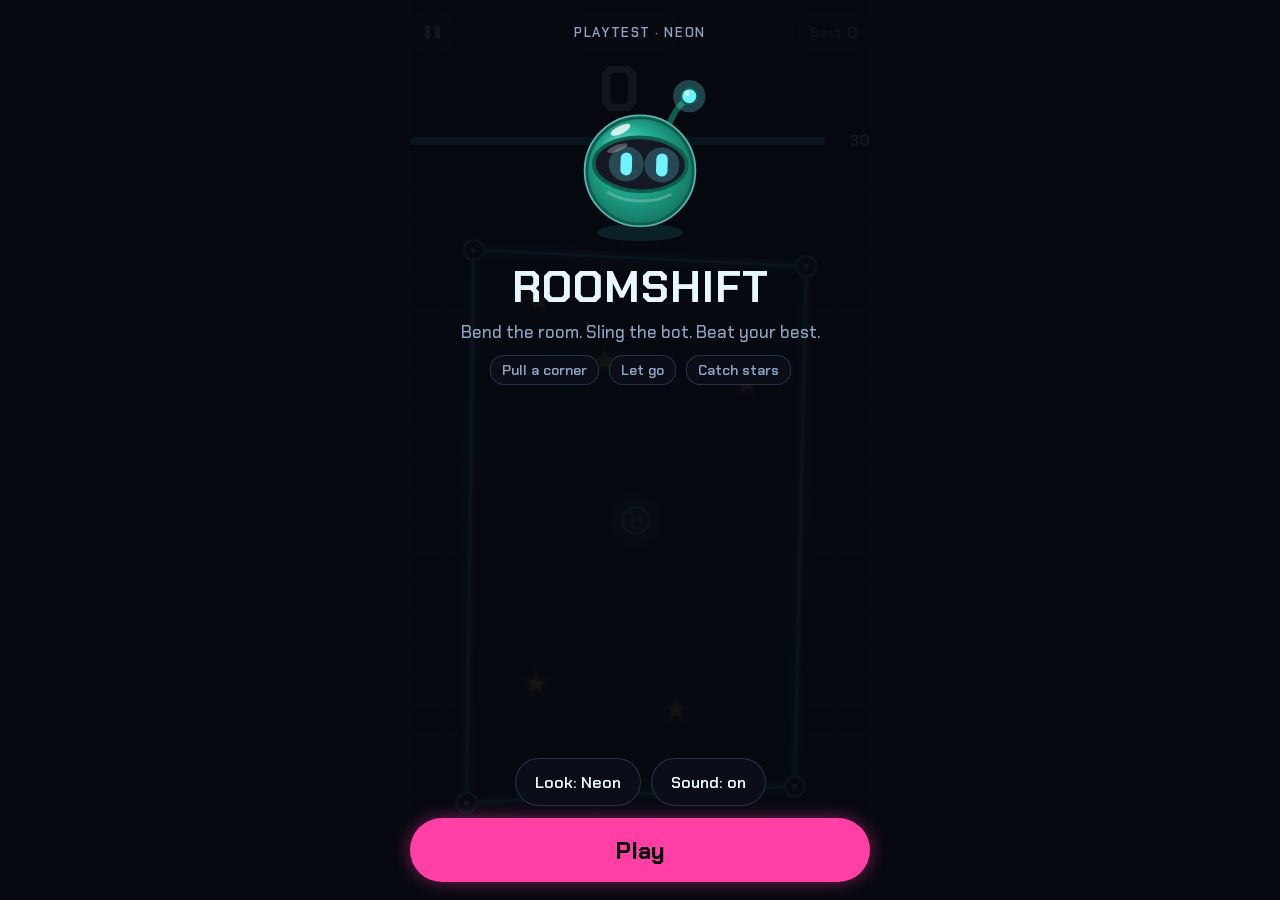
<file: roomshift-playtest/index.html>
<!doctype html>
<html lang="en">
<head>
<meta charset="utf-8">
<meta name="viewport" content="width=device-width, initial-scale=1, maximum-scale=1, user-scalable=no, viewport-fit=cover">
<meta name="apple-mobile-web-app-capable" content="yes">
<meta name="robots" content="noindex, nofollow">
<style>:root{padding-top:env(safe-area-inset-top,0px);padding-bottom:env(safe-area-inset-bottom,0px);box-sizing:border-box;height:100%}*,*::before,*::after{box-sizing:border-box}body{margin:0}[hidden]{display:none!important}</style>
<title>ROOMSHIFT B Playtest</title>
<meta name="claude:viewport-fit-sides" content="cover">
<meta name="theme-color" content="#070910">
<link rel="preconnect" href="https://fonts.googleapis.com">
<link rel="stylesheet" href="https://fonts.googleapis.com/css2?family=Chakra+Petch:wght@500;600;700&amp;family=Fredoka:wght@500;600;700&amp;display=swap">
<style>
  /* Layout: one-screen phone cabinet. HUD band on top, the room fills the rest, the bottom stays clear for thumbs.
     Two looks for comparison, switched by tokens: Neon (default, dark) and Soft (light). The ground steps up with the chain. */
  :root{
    color-scheme:dark;
    --ground:#070910; --ink:#E8F7FF; --ink-2:#8EA3BF; --card:#0B0E18; --card-shadow:inset 0 0 0 1px #23324A;
    --track:#1A1F2E; --fill:#3BF2FF; --fill-glow:0 0 10px rgba(59,242,255,.7); --rush-fill:#FF5A5F;
    --accent:#FF3FA4; --accent-ink:#05060A; --accent-shadow:0 0 18px rgba(255,63,164,.45); --hot:#FF3FA4; --hot-ink:#05060A;
    --positive:#5CFFB0; --scrim:rgba(7,9,16,.95); --rank:#C46BFF; --focus:#3BF2FF;
    --font:'Chakra Petch', ui-rounded, system-ui, -apple-system, sans-serif;
  }
  html,body{height:100%}
  body{
    margin:0;background:var(--ground);color:var(--ink);font-family:var(--font);
    overscroll-behavior:none;overflow:hidden;-webkit-user-select:none;user-select:none;-webkit-tap-highlight-color:transparent;
    transition:background-color .3s ease;
    padding-left:max(16px,env(safe-area-inset-left,0px));padding-right:max(16px,env(safe-area-inset-right,0px));padding-block:0;
    display:flex;justify-content:center;
  }
  .app{position:relative;width:min(100%,460px);height:100%;display:flex;flex-direction:column;gap:8px;padding-block:10px 18px}
  button{font:inherit;color:inherit;cursor:pointer;touch-action:manipulation;border:0}
  button:focus-visible{outline:3px solid var(--focus);outline-offset:3px}

  /* HUD */
  .hud{display:flex;flex-direction:column;gap:4px;flex:none}
  .row1{display:flex;align-items:center;justify-content:space-between;gap:10px}
  .round{width:44px;height:44px;border-radius:22px;background:var(--card);box-shadow:var(--card-shadow);display:flex;align-items:center;justify-content:center;gap:5px;padding:0}
  .round span{width:5px;height:14px;border-radius:3px;background:var(--ink)}
  .round:active,.pill-btn:active,.big:active{transform:translateY(2px)}
  .chain{position:relative;overflow:hidden;min-width:104px;height:36px;padding:0 14px;border-radius:18px;background:var(--card);box-shadow:var(--card-shadow);display:flex;align-items:center;justify-content:center;font-weight:700;font-size:16px;color:var(--ink-2);transition:background-color .15s,color .15s}
  .chain.hot{background:var(--hot);color:var(--hot-ink);box-shadow:none}
  .chain-fill{position:absolute;left:0;bottom:0;height:4px;width:0;background:var(--ink-2);opacity:.45}
  .chain.hot .chain-fill{background:var(--hot-ink)}
  .chain span{position:relative}
  .chain.pop{animation:pop .28s cubic-bezier(.2,.9,.1,1)}
  @keyframes pop{0%{transform:scale(.8)}55%{transform:scale(1.14)}100%{transform:scale(1)}}
  .best{height:36px;padding:0 12px;border-radius:18px;background:var(--card);box-shadow:var(--card-shadow);display:flex;align-items:center;gap:6px;font-weight:600;font-size:13px;color:var(--ink-2)}
  .best b{color:var(--ink);font-size:16px;font-variant-numeric:tabular-nums}
  .row2{display:flex;align-items:baseline;justify-content:center;gap:8px;height:68px}
  .score{font-size:64px;font-weight:700;line-height:1;font-variant-numeric:tabular-nums}
  .score.bump{animation:bump .22s cubic-bezier(.2,.9,.1,1)}
  @keyframes bump{0%{transform:scale(1)}40%{transform:scale(1.08)}100%{transform:scale(1)}}
  .pace{font-size:16px;font-weight:700;color:var(--positive);min-width:34px;font-variant-numeric:tabular-nums}
  .pace.behind{color:var(--ink-2)}
  .row3{display:flex;align-items:center;gap:10px}
  .track{flex:1;height:8px;border-radius:4px;background:var(--track);overflow:hidden}
  .fill{height:100%;width:100%;border-radius:4px;background:var(--fill);box-shadow:var(--fill-glow);transform-origin:left center}
  .rush .fill{background:var(--rush-fill);animation:throb .5s ease-in-out infinite alternate}
  @keyframes throb{from{opacity:1}to{opacity:.55}}
  .secs{width:34px;text-align:right;font-weight:700;font-size:16px;font-variant-numeric:tabular-nums}

  .stage{flex:1;min-height:0;display:flex;align-items:center;justify-content:center}
  canvas#game{display:block;touch-action:none;outline:none}

  /* Overlays */
  .layer{position:absolute;inset:0;z-index:5;display:flex;flex-direction:column;align-items:center;gap:12px;padding-block:24px 18px;background:var(--scrim);text-align:center}
  .layer[hidden]{display:none!important}
  .spacer{flex:1}
  .kicker{font-size:13px;font-weight:600;letter-spacing:.12em;text-transform:uppercase;color:var(--ink-2)}
  .title{font-size:44px;font-weight:700;letter-spacing:.02em;line-height:1}
  .tag{font-size:17px;font-weight:500;color:var(--ink-2);text-wrap:balance}
  .bot{width:180px;height:200px}
  .big{width:100%;height:64px;border-radius:32px;background:var(--accent);color:var(--accent-ink);font-size:24px;font-weight:700;box-shadow:var(--accent-shadow);transition:opacity .2s}
  .big[disabled]{opacity:.45}
  .pill-btn{min-height:48px;padding:0 20px;border-radius:24px;background:var(--card);box-shadow:var(--card-shadow);font-size:16px;font-weight:600}
  .btn-row{display:flex;gap:10px;justify-content:center;flex-wrap:wrap}
  .how{display:flex;gap:10px;justify-content:center;flex-wrap:wrap;font-size:14px;font-weight:600;color:var(--ink-2)}
  .how span{background:var(--card);border-radius:14px;padding:6px 12px;box-shadow:var(--card-shadow)}
  .res-score{font-size:76px;font-weight:700;line-height:1;font-variant-numeric:tabular-nums}
  .delta{font-size:17px;font-weight:600;color:var(--ink-2)}
  .delta.win{color:var(--accent)}
  .stats{display:grid;grid-template-columns:repeat(4,minmax(0,1fr));gap:8px;width:100%}
  .stat{background:var(--card);border-radius:16px;padding:10px 4px;box-shadow:var(--card-shadow)}
  .stat b{display:block;font-size:22px;font-variant-numeric:tabular-nums}
  .stat small{font-size:12px;font-weight:600;color:var(--ink-2)}
  .rank{width:100%;display:flex;flex-direction:column;gap:6px;font-size:14px;font-weight:600;color:var(--ink-2)}
  .rank-top{display:flex;justify-content:space-between}
  .rank-top b{color:var(--ink)}
  .rank .track{flex:none;height:8px}
  .rank .fill{background:var(--rank);box-shadow:none;transform:scaleX(0);transition:transform .5s cubic-bezier(.2,.9,.1,1)}
  .rankup{color:var(--rank);font-weight:700;font-size:16px}
  .note{font-size:12px;font-weight:500;color:var(--ink-2)}
  @media (max-height:700px){.bot{width:140px;height:156px}.title{font-size:36px}.res-score{font-size:60px}.layer{gap:9px}.score{font-size:54px}.row2{height:58px}}
  @media (prefers-reduced-motion:reduce){.chain.pop,.score.bump,.rush .fill{animation:none}}
</style>
</head>
<body>


<div class="app" id="app">
  <header class="hud" id="hud">
    <div class="row1">
      <button class="round" id="pauseBtn" aria-label="Pause"><span></span><span></span></button>
      <div class="chain" id="chainPill" aria-live="polite"><div class="chain-fill" id="chainFill"></div><span id="chainText">Chain</span></div>
      <div class="best">Best <b id="bestVal">0</b></div>
    </div>
    <div class="row2"><div class="score" id="score">0</div><div class="pace" id="pace"></div></div>
    <div class="row3" id="timeRow"><div class="track"><div class="fill" id="timeFill"></div></div><div class="secs" id="secs">30</div></div>
  </header>
  <main class="stage" id="stage">
    <canvas id="game" tabindex="0" aria-label="ROOMSHIFT playfield. Pull a corner of the room and let go: the wall snaps back and slings the robot into stars."></canvas>
  </main>

  <section class="layer" id="home">
    <div class="kicker" id="homeKicker">Playtest</div>
    <canvas class="bot" id="homeBot" aria-label="The ROOMSHIFT robot mascot" role="img"></canvas>
    <div class="title">ROOMSHIFT</div>
    <div class="tag">Bend the room. Sling the bot. Beat your best.</div>
    <div class="how"><span>Pull a corner</span><span>Let go</span><span>Catch stars</span></div>
    <div class="spacer"></div>
    <div class="btn-row"><button class="pill-btn" id="homeLook">Look: Neon</button><button class="pill-btn" id="homeSound">Sound: on</button></div>
    <button class="big" id="playBtn">Play</button>
  </section>

  <section class="layer" id="pause" hidden>
    <div class="spacer"></div>
    <canvas class="bot" id="pauseBot" aria-hidden="true"></canvas>
    <div class="title">Paused</div>
    <div class="btn-row">
      <button class="pill-btn" id="pauseLook">Look: Neon</button>
      <button class="pill-btn" id="pauseSound">Sound: on</button>
    </div>
    <div class="btn-row">
      <button class="pill-btn" id="restartBtn">Restart</button>
      <button class="pill-btn" id="homeBtn">Home</button>
    </div>
    <div class="spacer"></div>
    <button class="big" id="resumeBtn">Resume</button>
  </section>

  <section class="layer" id="results" hidden>
    <div class="kicker">Run complete</div>
    <canvas class="bot" id="resBot" aria-hidden="true"></canvas>
    <div class="res-score" id="resScore">0</div>
    <div class="delta" id="resDelta"></div>
    <div class="stats">
      <div class="stat"><b id="stStars">0</b><small>Stars</small></div>
      <div class="stat"><b id="stChain">0</b><small>Best chain</small></div>
      <div class="stat"><b id="stSlings">0</b><small>Slings</small></div>
      <div class="stat"><b id="stTime">+0s</b><small>Time won</small></div>
    </div>
    <div class="rank">
      <div class="rank-top"><span>Rank <b id="rkName">Rookie</b></span><span id="rkNext"></span></div>
      <div class="track"><div class="fill" id="rkFill"></div></div>
      <div class="rankup" id="rkUp" hidden></div>
    </div>
    <div class="spacer"></div>
    <div class="note">Your best and rank stay in this browser only.</div>
    <button class="big" id="againBtn">Play again</button>
  </section>
</div>

<script src="roomshift_core.js"></script>
<script>
(() => {
  'use strict';
  const { FW, FH, STEP, REST, CHAIN_WIN, RUSH } = RS;
  const $ = id => document.getElementById(id);
  const TAU = Math.PI * 2, clamp = (v, a, b) => Math.max(a, Math.min(b, v)), lerp = (a, b, t) => a + (b - a) * t;
  const store = {
    get(k, d) { try { const v = localStorage.getItem('rsb.' + k); return v == null ? d : JSON.parse(v); } catch { return d; } },
    set(k, v) { try { localStorage.setItem('rsb.' + k, JSON.stringify(v)); } catch {} },
  };
  const reduceMotion = (() => { try { return matchMedia('(prefers-reduced-motion: reduce)').matches; } catch { return false; } })();
  const MAX_DPR = 2;   // more pixels than 2x costs frames on phones and adds nothing visible at game speed

  // ---------- looks ----------
  // Every colour the game draws comes from the active look. No live blur anywhere: glows are layered strokes.
  const LOOKS = {
    neon: {
      name: 'Neon', font: "'Chakra Petch', ui-rounded, system-ui, sans-serif", dark: true,
      ground: ['#070910', '#0C0A1C', '#130A25', '#1C0A2C'],
      css: { '--ink': '#E8F7FF', '--ink-2': '#8EA3BF', '--card': '#0B0E18', '--card-shadow': 'inset 0 0 0 1px #23324A', '--track': '#1A1F2E',
        '--fill': '#3BF2FF', '--fill-glow': '0 0 10px rgba(59,242,255,.7)', '--rush-fill': '#FF5A5F', '--accent': '#FF3FA4', '--accent-ink': '#05060A',
        '--accent-shadow': '0 0 18px rgba(255,63,164,.45)', '--hot': '#FF3FA4', '--hot-ink': '#05060A', '--positive': '#5CFFB0',
        '--scrim': 'rgba(7,9,16,.95)', '--rank': '#C46BFF', '--focus': '#3BF2FF' },
      wall: '#3BF2FF', wallHot: '#FFFFFF', rushWall: '#FF5A5F', floor: 'rgba(40,90,110,.10)', rushFloor: 'rgba(120,30,50,.14)', grid: 'rgba(124,169,188,.05)',
      rest: 'rgba(59,242,255,.18)', band: '#FFD23F', handle: '#0A0D17', handleHeld: '#B8FDFF', handleRing: '#3BF2FF',
      stars: { gold: '#FFD23F', blue: '#4DA3FF', purple: '#C46BFF' }, trail: '#3BF2FF', boostTrail: '#FFFFFF', halo: '59,242,255', rim: '#9FFBFF',
      pop: '#FFE5A4', popStroke: '#05060A', popSub: '#9FFBFF', bounce: '#3BF2FF', expire: '#56627A', banner: '#FF5A5F', bannerInk: '#05060A',
      hintBg: '#0B0E18', hintEdge: '#3BF2FF', hintInk: '#E8F7FF', hintPulse: '255,210,63',
    },
    soft: {
      name: 'Soft', font: "Fredoka, ui-rounded, 'SF Pro Rounded', system-ui, sans-serif", dark: false,
      ground: ['#F7E6D4', '#F8DAC4', '#F9CDB3', '#FBC0A2'],
      css: { '--ink': '#2E2A3A', '--ink-2': '#6B5E55', '--card': '#FFFFFF', '--card-shadow': '0 3px 0 #E3C9B2', '--track': '#EBD3BE',
        '--fill': '#EE5132', '--fill-glow': 'none', '--rush-fill': '#2E2A3A', '--accent': '#E0482A', '--accent-ink': '#FFFFFF',
        '--accent-shadow': '0 5px 0 #A8321B', '--hot': '#E0482A', '--hot-ink': '#FFFFFF', '--positive': '#1E8A5A',
        '--scrim': 'rgba(247,230,212,.97)', '--rank': '#7B3FE0', '--focus': '#20A68C' },
      wallEdge: '#C23E22', wall: '#EE5132', wallIn: '#F7795D', wallHot: '#FFE1D6', rushEdge: '#1A1722', rushWall: '#2E2A3A', rushIn: '#4A4458',
      floor: '#FFF7EE', rest: '#D9BFA6', band: '#EE5132', handle: '#FFFFFF', handleHeld: '#FFD9CC', handleRing: '#C23E22',
      stars: { gold: '#FFC93C', blue: '#5BA8FF', purple: '#B07CFF' }, starEdge: { gold: '#B87800', blue: '#1F63C4', purple: '#6E36D1' },
      trail: '#20A68C', boostTrail: '#FFFFFF', halo: null, rim: '#FFFFFF',
      pop: '#FFFFFF', popStroke: '#E0482A', popSub: '#E0482A', bounce: '#F7795D', expire: '#C9B8A6', banner: '#2E2A3A', bannerInk: '#FFFFFF',
      hintBg: '#FFFFFF', hintEdge: '#E3C9B2', hintInk: '#2E2A3A', hintPulse: '224,72,42',
    },
  };
  let lookKey = store.get('look', 'neon'); if (!LOOKS[lookKey]) lookKey = 'neon';
  let L = LOOKS[lookKey];
  const STAR = {
    gold:   { pts: 5, ro: 8.6, ri: 3.9, ext: 0 },
    blue:   { pts: 4, ro: 9.8, ri: 3.9, ext: 1 },
    purple: { pts: 6, ro: 9.6, ri: 5.4, ext: 2 },
  };
  const BOT = { teal: '#20A68C', tealDeep: '#0E5E50', tealHi: '#52DABD', tealLo: '#137360', visor: '#141824', led: '#6FF3FF', ledDim: '#7FAFB5' };
  const ORB_R = 10;     // drawn radius. Physics radius stays 7; the catch reach (7 + star 7..8 + 4) matches 10 + the drawn star.
  const TUBE = 11;      // Soft wall tube thickness, drawn outside the physics edge

  // ---------- canvas helpers ----------
  function rrect(c, x, y, w, h, r) { c.beginPath(); c.moveTo(x + r, y); c.arcTo(x + w, y, x + w, y + h, r); c.arcTo(x + w, y + h, x, y + h, r); c.arcTo(x, y + h, x, y, r); c.arcTo(x, y, x + w, y, r); c.closePath(); }
  function polyPath(c, P) { c.beginPath(); P.forEach((p, i) => i ? c.lineTo(p.x, p.y) : c.moveTo(p.x, p.y)); c.closePath(); }
  function starPath(c, n, ro, ri) { c.beginPath(); for (let j = 0; j < n * 2; j++) { const a = -Math.PI / 2 + j * Math.PI / n, r = j % 2 ? ri : ro; j ? c.lineTo(Math.cos(a) * r, Math.sin(a) * r) : c.moveTo(Math.cos(a) * r, Math.sin(a) * r); } c.closePath(); }
  // A glow without blur: wide faint strokes under a sharp core.
  function glowStroke(c, path, color, core, glow, alpha = 1) {
    c.strokeStyle = color;
    for (const [w, a] of [[core + glow * 2, 0.06], [core + glow, 0.13], [core + glow * 0.45, 0.26]]) { c.globalAlpha = a * alpha; c.lineWidth = w; path(); c.stroke(); }
    c.globalAlpha = alpha; c.lineWidth = core; path(); c.stroke(); c.globalAlpha = 1;
  }

  // ---------- the visor robot, drawn from shapes ----------
  // Eye shapes are authored for the left eye in units of R; the right eye is mirrored. es = eye scale.
  function drawEyes(c, R, expr, es, lookX, lookY) {
    const dim = expr === 'down';
    c.save(); c.translate(lookX * R * 0.12, -R * 0.12 + lookY * R * 0.07);
    c.lineCap = 'round'; c.lineJoin = 'round';
    const shape = () => {
      switch (expr) {
        case 'blink': rrect(c, -0.15 * R * es, -0.035 * R * es, 0.3 * R * es, 0.07 * R * es, 0.035 * R * es); c.fill(); break;
        case 'focus': c.beginPath(); c.moveTo(-0.17 * R * es, -0.10 * R * es); c.lineTo(0.15 * R * es, 0); c.lineTo(0.12 * R * es, 0.09 * R * es); c.lineTo(-0.15 * R * es, 0.07 * R * es); c.closePath(); c.lineWidth = 0.04 * R * es; c.fill(); c.stroke(); break;
        case 'grin': c.beginPath(); c.arc(0, 0.07 * R * es, 0.14 * R * es, Math.PI + 0.2, TAU - 0.2); c.lineWidth = 0.08 * R * es; c.stroke(); break;
        case 'hype': c.beginPath(); c.arc(0, 0, 0.145 * R * es, 0, TAU); c.fill(); break;
        case 'down': rrect(c, -0.11 * R * es, 0.03 * R * es, 0.22 * R * es, 0.05 * R * es, 0.025 * R * es); c.fill(); break;
        case 'wince': c.beginPath(); c.moveTo(-0.1 * R * es, -0.09 * R * es); c.lineTo(0.07 * R * es, 0); c.lineTo(-0.1 * R * es, 0.09 * R * es); c.lineWidth = 0.07 * R * es; c.stroke(); break;
        default: rrect(c, -0.085 * R * es, -0.17 * R * es, 0.17 * R * es, 0.34 * R * es, 0.085 * R * es); c.fill();
      }
    };
    for (const s of [-1, 1]) {
      c.save(); c.translate(s * R * 0.33, 0); c.scale(-s, 1);
      if (!dim) { c.fillStyle = 'rgba(111,243,255,.22)'; c.beginPath(); c.arc(0, 0, 0.26 * R * es, 0, TAU); c.fill(); }   // soft LED bloom, no blur
      c.fillStyle = c.strokeStyle = dim ? BOT.ledDim : BOT.led; c.globalAlpha = dim ? 0.8 : 1;
      shape();
      c.restore();
    }
    c.restore();
  }
  // o: { expr, eyeScale, lookX, lookY, lean, roll, squash:{ang,amt}, stretch:{ang,amt}, antenna, shadow, rim }
  function drawBot(c, R, o) {
    c.save();
    if (o.shadow === 'contact') { c.fillStyle = L.dark ? 'rgba(59,242,255,.10)' : 'rgba(122,78,43,.20)'; c.beginPath(); c.ellipse(0, R * 1.14, R * 0.8, R * 0.16, 0, 0, TAU); c.fill(); }
    if (o.shadow === 'drop') { c.fillStyle = 'rgba(122,78,43,.16)'; c.beginPath(); c.arc(R * 0.16, R * 0.3, R, 0, TAU); c.fill(); }
    if (o.stretch && o.stretch.amt > 0.001) { c.rotate(o.stretch.ang); c.scale(1 + o.stretch.amt, 1 - o.stretch.amt * 0.6); c.rotate(-o.stretch.ang); }
    if (o.squash && o.squash.amt > 0.001) { c.rotate(o.squash.ang); c.scale(1 - o.squash.amt, 1 + o.squash.amt * 0.55); c.rotate(-o.squash.ang); }
    const turn = (o.lean || 0) + (o.roll || 0);
    if (o.antenna) {
      c.save(); c.rotate(turn);
      c.strokeStyle = BOT.tealDeep; c.lineWidth = R * 0.11; c.lineCap = 'round';
      c.beginPath(); c.moveTo(R * 0.48, -R * 0.78); c.quadraticCurveTo(R * 0.6, -R * 1.18, R * 0.82, -R * 1.34); c.stroke();
      c.fillStyle = 'rgba(111,243,255,.25)'; c.beginPath(); c.arc(R * 0.87, -R * 1.41, R * 0.3, 0, TAU); c.fill();
      c.fillStyle = BOT.led; c.beginPath(); c.arc(R * 0.87, -R * 1.41, R * 0.15, 0, TAU); c.fill();
      c.strokeStyle = BOT.tealDeep; c.lineWidth = R * 0.04; c.stroke();
      c.fillStyle = 'rgba(255,255,255,.85)'; c.beginPath(); c.arc(R * 0.83, -R * 1.46, R * 0.045, 0, TAU); c.fill();
      c.restore();
    }
    // Shell: the light stays top-left whatever the body does.
    const g = c.createRadialGradient(-R * 0.38, -R * 0.5, R * 0.06, 0, 0, R * 1.08);
    g.addColorStop(0, BOT.tealHi); g.addColorStop(0.55, BOT.teal); g.addColorStop(1, BOT.tealLo);
    c.fillStyle = g; c.beginPath(); c.arc(0, 0, R, 0, TAU); c.fill();
    // Visor and face turn with the body.
    c.save(); c.rotate(turn);
    c.save(); c.beginPath(); c.arc(0, 0, R * 0.93, 0, TAU); c.clip();
    c.fillStyle = BOT.visor; c.beginPath(); c.ellipse(0, -R * 0.12, R * 0.86, R * 0.5, 0, 0, TAU); c.fill();
    c.strokeStyle = 'rgba(14,94,80,.95)'; c.lineWidth = R * 0.07; c.stroke();
    c.strokeStyle = 'rgba(255,255,255,.22)'; c.lineWidth = R * 0.05; c.beginPath(); c.ellipse(0, -R * 0.04, R * 0.9, R * 0.6, 0, 0.27 * Math.PI, 0.73 * Math.PI); c.stroke();
    c.restore();
    drawEyes(c, R, o.expr || 'idle', o.eyeScale || 1, o.lookX || 0, o.lookY || 0);
    c.restore();
    // Fixed highlights and outline.
    c.fillStyle = 'rgba(255,255,255,.26)'; c.beginPath(); c.ellipse(-R * 0.42, -R * 0.42, R * 0.2, R * 0.06, -0.35, 0, TAU); c.fill();
    c.fillStyle = 'rgba(255,255,255,.8)'; c.beginPath(); c.ellipse(-R * 0.36, -R * 0.76, R * 0.2, R * 0.075, -0.45, 0, TAU); c.fill();
    c.strokeStyle = BOT.tealDeep; c.lineWidth = Math.max(1.4, R * 0.085); c.beginPath(); c.arc(0, 0, R, 0, TAU); c.stroke();
    if (o.rim) { c.strokeStyle = o.rim; c.lineWidth = 1.7; c.beginPath(); c.arc(0, 0, R + 1.4, 0, TAU); c.stroke(); }   // bright silhouette for speed
    c.restore();
  }

  // Large robots on Home, Pause and Results: blinking, a slow bob, the antenna shown.
  const portraits = { homeBot: { expr: 'idle' }, pauseBot: { expr: 'down' }, resBot: { expr: 'idle' } };
  let nextPortraitBlink = 1.5, portraitBlinkUntil = 0;
  function drawPortraits(t) {
    if (t > nextPortraitBlink) { portraitBlinkUntil = t + 0.12; nextPortraitBlink = t + 2.2 + Math.random() * 2.5; }
    for (const id in portraits) {
      const cv = $(id); if (cv.closest('[hidden]')) continue;
      const r = cv.getBoundingClientRect(); if (!r.width) continue;
      const d = Math.min(window.devicePixelRatio || 1, MAX_DPR), W = Math.round(r.width * d), H = Math.round(r.height * d);
      if (cv.width !== W || cv.height !== H) { cv.width = W; cv.height = H; }
      const c = cv.getContext('2d'); c.setTransform(1, 0, 0, 1, 0, 0); c.clearRect(0, 0, W, H);
      const R = r.width * 0.3, bob = reduceMotion ? 0 : Math.sin(t * 2.2) * R * 0.04;
      let expr = portraits[id].expr;
      if (t < portraitBlinkUntil && (expr === 'idle' || expr === 'hype')) expr = 'blink';
      const look = reduceMotion ? 0 : Math.sin(t * 0.7) * 0.6;
      c.setTransform(d, 0, 0, d, (r.width / 2) * d, (r.height * 0.6 + bob) * d);
      drawBot(c, R, { expr, eyeScale: 1.25, lookX: look, lookY: 0, antenna: true, shadow: 'contact', lean: look * 0.05, rim: L.dark ? 'rgba(159,251,255,.55)' : null });
    }
  }

  // ---------- state ----------
  const canvas = $('game'), ctx = canvas.getContext('2d'), stage = $('stage');
  let best = store.get('best', 0), bestTimeline = store.get('bestTimeline', null), lifetime = store.get('lifetime', 0);
  let hintSeen = store.get('hintSeen', false), soundOn = store.get('soundOn', true);
  let sim = RS.create(1), mode = 'home', input = { grab: -1, tx: 0, ty: 0 }, pointerId = null, acc = 0, last = 0, overAt = 0, result = null;
  let particles = [], pops = [], rings = [], trail = [], shake = 0, flash = 0, lastTick = -1, flashEdge = null;
  let scale = 1, dpr = 1, chainLevel = 1, lastChainMult = 1;
  const bot = { lookX: 1, lookY: 0, lean: 0, squash: null, roll: null, override: null, blinkAt: 2, blinkUntil: 0 };

  // ---------- ranks (spec ladder, gates from Architect up) ----------
  const RANKS = [['Rookie', 0, 0], ['Spark', 150, 0], ['Bouncer', 400, 0], ['Drifter', 900, 0], ['Bender', 1800, 0], ['Slinger', 3200, 0], ['Shifter', 5500, 0],
    ['Architect', 9000, 150], ['Vector', 14000, 200], ['Orbiter', 21000, 250], ['Pulsar', 31000, 300], ['Quasar', 45000, 350], ['Eclipse', 65000, 400], ['Singularity', 95000, 450]]
    .map(([name, at, gate]) => ({ name, at, gate }));
  function rankIndex(pts, bst) { let i = 0; while (i + 1 < RANKS.length && pts >= RANKS[i + 1].at && bst >= RANKS[i + 1].gate) i++; return i; }

  // ---------- look switching ----------
  function applyLook() {
    const root = document.documentElement.style;
    for (const k in L.css) root.setProperty(k, L.css[k]);
    root.setProperty('--font', L.font); root.setProperty('color-scheme', L.dark ? 'dark' : 'light');
    document.body.style.backgroundColor = L.ground[chainLevel - 1];
    document.querySelector('meta[name="theme-color"]').setAttribute('content', L.ground[chainLevel - 1]);
    $('homeLook').textContent = $('pauseLook').textContent = `Look: ${L.name}`;
    $('homeKicker').textContent = `Playtest · ${L.name}`;
  }
  function toggleLook() { lookKey = lookKey === 'neon' ? 'soft' : 'neon'; L = LOOKS[lookKey]; store.set('look', lookKey); applyLook(); play('ui_tap'); }

  // ---------- audio: ROOMSHIFT audio v0.3 (same DSP as the iOS kernel, in an AudioWorklet) ----------
  let actx = null;
  const SFX_FILES = ['release_snap_1', 'release_snap_2', 'release_snap_3', 'sling_thump_1', 'sling_thump_2',
    'star_chime_1', 'star_chime_2', 'star_chime_3', 'star_chime_4', 'star_chime_5', 'star_chime_6', 'star_chime_7', 'star_chime_8',
    'chain_x2', 'chain_x3', 'chain_x4', 'time_plus1', 'time_plus2', 'bonus_expire', 'rush_tick',
    'run_end', 'new_best', 'rank_up', 'ui_tap', 'ui_confirm', 'ui_back'];          // index = engine sample id
  const ID = Object.fromEntries(SFX_FILES.map((n, i) => [n, i]));
  const fetchBuf = url => fetch(url).then(r => { if (!r.ok) throw new Error(url); return r.arrayBuffer(); });
  const sfxDownloads = SFX_FILES.map(n => fetchBuf('sounds/' + n + '.wav'));
  const stemDownloads = [1, 2, 3, 4].map(i => fetchBuf('music/stem' + i + '.wav'));
  sfxDownloads.concat(stemDownloads).forEach(p => p.catch(() => {}));
  const eng = { post: null, state: 'idle', musicReady: false, musicOn: false, kind: '' };
  function engSend(m, transfer) { if (eng.post) eng.post(m, transfer); }

  function ensureAudio() {
    if (!soundOn) return;
    if (actx) { if (actx.state === 'suspended' && mode !== 'paused') actx.resume(); return; }
    try {
      try { actx = new (window.AudioContext || window.webkitAudioContext)({ sampleRate: 48000 }); }
      catch { actx = new (window.AudioContext || window.webkitAudioContext)(); }
    } catch { actx = null; return; }
    startEngine();
  }
  async function makeEngineNode() {
    const opts = { numberOfInputs: 0, numberOfOutputs: 1, outputChannelCount: [2] };
    const tryWorklet = async url => {
      await actx.audioWorklet.addModule(url);
      const n = new AudioWorkletNode(actx, 'roomshift-engine', opts);
      n.connect(actx.destination);
      return { post: (m, t) => n.port.postMessage(m, t || []), kind: 'AudioWorklet' };
    };
    if (actx.audioWorklet) {
      try { return await tryWorklet('rs-worklet.js'); } catch {}
      try { const src = await (await fetch('rs-worklet.js')).text(); return await tryWorklet(URL.createObjectURL(new Blob([src], { type: 'text/javascript' }))); } catch {}
    }
    let Proc = null;   // fallback: same engine code on the main thread
    window.sampleRate = actx.sampleRate;
    window.AudioWorkletProcessor = class { constructor() { this.port = { onmessage: null }; } };
    window.registerProcessor = (name, cls) => { Proc = cls; };
    await new Promise((res, rej) => { const s = document.createElement('script'); s.src = 'rs-worklet.js'; s.onload = res; s.onerror = rej; document.head.appendChild(s); });
    const p = new Proc(), sp = actx.createScriptProcessor(512, 0, 2);
    sp.onaudioprocess = e => p.process([], [[e.outputBuffer.getChannelData(0), e.outputBuffer.getChannelData(1)]]);
    sp.connect(actx.destination);
    return { post: m => p.port.onmessage({ data: m }), kind: 'ScriptProcessor' };
  }
  const decode = ab => new Promise((res, rej) => actx.decodeAudioData(ab.slice(0), res, rej));
  function interleave(buf) {
    if (buf.numberOfChannels === 1) return { data: buf.getChannelData(0).slice(), ch: 1 };
    const l = buf.getChannelData(0), r = buf.getChannelData(1), d = new Float32Array(buf.length * 2);
    for (let i = 0; i < buf.length; i++) { d[2 * i] = l[i]; d[2 * i + 1] = r[i]; }
    return { data: d, ch: 2 };
  }
  async function startEngine() {
    if (eng.state !== 'idle') return;
    eng.state = 'loading'; updateSoundLabels();
    try {
      const h = await makeEngineNode();
      eng.post = h.post; eng.kind = h.kind;
      const bufs = await Promise.all(sfxDownloads.map(p => p.then(decode)));
      bufs.forEach((b, id) => { const { data, ch } = interleave(b); engSend({ type: 'sample', id, data, frames: b.length, ch }, [data.buffer]); });
      eng.state = 'ready'; updateSoundLabels();
      const stems = await Promise.all(stemDownloads.map(p => p.then(decode)));
      const data = stems.map(b => interleave(b).data);
      engSend({ type: 'theme', stems: data, frames: stems[0].length }, data.map(d => d.buffer));
      eng.musicReady = true;
      if (mode === 'play') { musicStart(); engSend({ type: 'chain', level: chainLevel }); }
    } catch (err) { console.error(err); eng.state = 'failed'; updateSoundLabels(); }
  }
  const live = () => soundOn && eng.state === 'ready';
  function musicStart() { if (live() && eng.musicReady && !eng.musicOn) { engSend({ type: 'musicStart' }); eng.musicOn = true; } }
  function musicStop() { if (eng.musicOn) { engSend({ type: 'musicStop' }); eng.musicOn = false; } }
  function play(name, gainDb = 0, rate = 1) { if (live()) engSend({ type: 'play', id: ID[name], gainDb, rate }); }
  const jitter = (amt = 0.03) => 1 + (Math.random() * 2 - 1) * amt;
  const pullDistance = i => Math.min(1, Math.hypot(sim.corners[i].x - REST[i].x, sim.corners[i].y - REST[i].y) / 180);
  const bounceSpeed = ns => clamp((ns - 130) / 370, 0, 1);
  function updateSoundLabels() {
    let label = soundOn ? 'Sound: on' : 'Sound: off';
    if (soundOn && eng.state === 'loading') label = 'Sound: loading…';
    if (soundOn && eng.state === 'failed') label = 'Sound: unavailable';
    $('homeSound').textContent = label; $('pauseSound').textContent = label;
  }
  function toggleSound() {
    soundOn = !soundOn; store.set('soundOn', soundOn);
    if (!soundOn) { musicStop(); engSend({ type: 'pullEnd' }); }
    else { ensureAudio(); play('ui_tap'); }
    updateSoundLabels();
  }
  let lastThump = 0;
  const sfx = {
    pullBegin() { if (live()) { engSend({ type: 'pullSet', d: 0 }); engSend({ type: 'pullBegin' }); } },
    pullSet(d) { if (live()) engSend({ type: 'pullSet', d }); },
    release(i) { engSend({ type: 'pullEnd' }); const d = pullDistance(i); if (d < 0.04) return; play(SFX_FILES[Math.floor(Math.random() * 3)], -12 + 12 * Math.sqrt(d), (1.12 - 0.24 * d) * jitter()); },
    bounce(ns) { if (live()) engSend({ type: 'bounce', speed: bounceSpeed(ns) }); },
    sling(power) { const now = performance.now(); if (now - lastThump < 120) return; lastThump = now; play(Math.random() < 0.5 ? 'sling_thump_1' : 'sling_thump_2', -6 + 6 * clamp((power - 1.3) / 0.7, 0, 1), jitter(0.02)); },
    star(e) { play('star_chime_' + Math.min(e.chain, 8)); if (e.chain === 4 || e.chain === 7 || e.chain === 10) play('chain_x' + e.mult); engSend({ type: 'chain', level: e.mult }); },
    chainEnd() { engSend({ type: 'chain', level: 1 }); },
    ext(secs) { play(secs > 1.5 ? 'time_plus2' : 'time_plus1'); },
    tick() { play('rush_tick'); },
    expire() { play('bonus_expire'); },
    end(isBest, rankUp) { musicStop(); play(isBest ? 'new_best' : 'run_end'); if (rankUp) setTimeout(() => play('rank_up'), 1300); },
  };
  const buzz = ms => { try { navigator.vibrate && navigator.vibrate(ms); } catch {} };

  // ---------- layout ----------
  function resize() {
    const r = stage.getBoundingClientRect();
    scale = Math.max(0.3, Math.min(r.width / FW, r.height / FH));
    const w = FW * scale, h = FH * scale;
    canvas.style.width = w + 'px'; canvas.style.height = h + 'px';
    dpr = Math.min(window.devicePixelRatio || 1, MAX_DPR);
    canvas.width = Math.round(w * dpr); canvas.height = Math.round(h * dpr);
  }
  function toLogical(e) { const r = canvas.getBoundingClientRect(); return { x: (e.clientX - r.left) / r.width * FW, y: (e.clientY - r.top) / r.height * FH }; }

  // ---------- run lifecycle ----------
  function show(id) { for (const l of ['home', 'pause', 'results']) $(l).hidden = l !== id; }
  function setChainLevel(m) {
    if (m === chainLevel) return;
    chainLevel = m; document.body.style.backgroundColor = L.ground[m - 1];
    document.querySelector('meta[name="theme-color"]').setAttribute('content', L.ground[m - 1]);
  }
  function newRun() {
    sim = RS.create((Math.random() * 4294967296) >>> 0);
    mode = 'play'; input.grab = -1; pointerId = null; acc = 0; result = null;
    particles = []; pops = []; rings = []; trail = []; shake = 0; flash = 0; lastTick = -1; flashEdge = null; lastChainMult = 1;
    Object.assign(bot, { lookX: 1, lookY: -0.6, lean: 0, squash: null, roll: null, override: null, blinkAt: 1.5, blinkUntil: 0 });
    setChainLevel(1); show(null); shown = {};
    engSend({ type: 'pullEnd' }); engSend({ type: 'chain', level: 1 }); musicStart();
    canvas.focus({ preventScroll: true });
  }
  function setPaused(p) {
    if (mode !== 'play' && mode !== 'paused') return;
    mode = p ? 'paused' : 'play'; input.grab = -1; pointerId = null; acc = 0;
    engSend({ type: 'pullEnd' });
    show(p ? 'pause' : null);
    if (actx) { try { p ? actx.suspend() : actx.resume(); } catch {} }
  }
  function goHome() {
    mode = 'home'; input.grab = -1; pointerId = null; musicStop(); engSend({ type: 'pullEnd' });
    if (actx && actx.state === 'suspended') { try { actx.resume(); } catch {} }
    setChainLevel(1); show('home');
  }
  function finishRun() {
    engSend({ type: 'pullEnd' });
    mode = 'over'; overAt = performance.now(); input.grab = -1; pointerId = null;
    const prevBest = best, isBest = sim.score > best, rBefore = rankIndex(lifetime, best);
    lifetime += sim.score; store.set('lifetime', lifetime);
    if (isBest) { best = sim.score; bestTimeline = sim.timeline.slice(); store.set('best', best); store.set('bestTimeline', bestTimeline); }
    const rAfter = rankIndex(lifetime, best);
    result = { score: sim.score, prevBest, isBest, collected: sim.collected, bestChain: sim.bestChain, slings: sim.slings, extended: sim.extended, rankUp: rAfter > rBefore ? RANKS[rAfter] : null };
    sfx.end(isBest && prevBest > 0, !!result.rankUp);
    setTimeout(showResults, 450);   // let the last star and the end sound land first
  }
  function showResults() {
    if (mode !== 'over' || !result) return;
    const R = result;
    portraits.resBot.expr = R.isBest ? 'hype' : (best && R.score >= best * 0.85 ? 'grin' : 'down');
    $('stStars').textContent = R.collected; $('stChain').textContent = R.bestChain; $('stSlings').textContent = R.slings; $('stTime').textContent = '+' + Math.round(R.extended) + 's';
    const d = $('resDelta');
    if (R.isBest && R.prevBest > 0) { d.textContent = `New best! Beat ${R.prevBest} by ${R.score - R.prevBest}`; d.className = 'delta win'; }
    else if (R.isBest) { d.textContent = 'First best set'; d.className = 'delta win'; }
    else if (R.score === R.prevBest) { d.textContent = `Tied your best (${best})`; d.className = 'delta'; }
    else { d.textContent = `${best - R.score} short of your best (${best})`; d.className = 'delta'; }
    const ri = rankIndex(lifetime, best), r = RANKS[ri], nr = RANKS[ri + 1];
    $('rkName').textContent = r.name;
    const up = $('rkUp'); up.hidden = !R.rankUp; if (R.rankUp) up.textContent = `Rank up: ${R.rankUp.name}`;
    let f = 1;
    if (nr) {
      const needPts = Math.max(0, nr.at - lifetime), needGate = nr.gate > best;
      $('rkNext').textContent = needPts > 0 ? `${needPts} pts to ${nr.name}` : needGate ? `Score ${nr.gate} in one run for ${nr.name}` : nr.name;
      f = clamp((lifetime - r.at) / (nr.at - r.at), 0, 1);
    } else $('rkNext').textContent = 'Top rank';
    const rf = $('rkFill'); rf.style.transform = 'scaleX(0)';
    show('results');
    requestAnimationFrame(() => requestAnimationFrame(() => { rf.style.transform = `scaleX(${f})`; }));
    const el = $('resScore'), t0 = performance.now();
    (function count(now) { const k = clamp((now - t0) / 400, 0, 1), e = 1 - Math.pow(1 - k, 3); el.textContent = Math.round(R.score * e); if (k < 1) requestAnimationFrame(count); })(t0);
    const again = $('againBtn'); again.disabled = true;
    setTimeout(() => { again.disabled = false; }, Math.max(0, 700 - (performance.now() - overAt)));
  }

  // ---------- input ----------
  canvas.addEventListener('pointerdown', e => {
    e.preventDefault(); ensureAudio();
    if (mode !== 'play' || pointerId !== null) return;
    const p = toLogical(e); let ni = -1, nd = 1e9;
    sim.corners.forEach((c, i) => { const d = Math.hypot(c.x - p.x, c.y - p.y); if (d < nd) { nd = d; ni = i; } });
    if (nd < 38 / scale) {
      input.grab = ni; input.tx = p.x; input.ty = p.y; pointerId = e.pointerId;
      sfx.pullBegin();
      burst(sim.corners[ni].x, sim.corners[ni].y, L.wall, 6, 70, 2);
      try { canvas.setPointerCapture(e.pointerId); } catch {}
      if (!hintSeen) { hintSeen = true; store.set('hintSeen', true); }
    }
  });
  canvas.addEventListener('pointermove', e => { if (e.pointerId !== pointerId) return; const p = toLogical(e); input.tx = p.x; input.ty = p.y; });
  const release = e => { if (e.pointerId !== pointerId) return; input.grab = -1; pointerId = null; engSend({ type: 'pullEnd' }); };
  canvas.addEventListener('pointerup', release); canvas.addEventListener('pointercancel', release); canvas.addEventListener('lostpointercapture', release);
  $('playBtn').addEventListener('click', () => { ensureAudio(); play('ui_confirm'); newRun(); });
  $('againBtn').addEventListener('click', () => { ensureAudio(); play('ui_confirm'); newRun(); });
  $('pauseBtn').addEventListener('click', () => { ensureAudio(); play('ui_tap'); if (mode === 'play') setPaused(true); });
  $('resumeBtn').addEventListener('click', () => { play('ui_confirm'); setPaused(false); });
  $('restartBtn').addEventListener('click', () => { if (actx) { try { actx.resume(); } catch {} } play('ui_confirm'); newRun(); });
  $('homeBtn').addEventListener('click', () => { play('ui_back'); goHome(); });
  $('homeSound').addEventListener('click', toggleSound);
  $('pauseSound').addEventListener('click', () => { if (actx) { try { actx.resume(); } catch {} } toggleSound(); if (mode === 'paused' && actx) setTimeout(() => { try { actx.suspend(); } catch {} }, 250); });
  $('homeLook').addEventListener('click', () => { ensureAudio(); toggleLook(); });
  $('pauseLook').addEventListener('click', toggleLook);
  window.addEventListener('keydown', e => {
    if (e.code === 'Space') { e.preventDefault(); if (mode === 'play') setPaused(true); else if (mode === 'paused') setPaused(false); else if (mode === 'home') { ensureAudio(); newRun(); } else if (mode === 'over' && !$('againBtn').disabled) newRun(); }
  });
  document.addEventListener('visibilitychange', () => { if (document.hidden && mode === 'play') setPaused(true); });

  // ---------- effects ----------
  function burst(x, y, color, n, spd = 140, size = 2.4) { for (let i = 0; i < n; i++) { const a = Math.random() * TAU, s = 30 + Math.random() * spd; particles.push({ x, y, vx: Math.cos(a) * s, vy: Math.sin(a) * s, life: 0.35 + Math.random() * 0.45, max: 0.8, size: size * (0.6 + Math.random() * 0.8), color }); } }
  function pop(x, y, text, sub) { pops.push({ x, y, text, sub, life: 0.75, age: 0 }); }
  function ring(x, y, color, r0, r1, dur, width) { rings.push({ x, y, color, r0, r1, dur, width, age: 0 }); }
  function setOverride(expr, secs) { bot.override = { expr, wall: performance.now() + secs * 1000 }; }
  function drain() {
    const b = sim.ball;
    for (const e of sim.events) {
      if (e.type === 'bounce') {
        burst(e.x, e.y, L.bounce, 3, 80, 1.8); flash = Math.max(flash, 0.06); sfx.bounce(e.speed);
        bot.squash = { ang: Math.atan2(e.y - b.y, e.x - b.x), amt: 0.2, age: 0 };
        if (e.speed > 300 && !(bot.override && performance.now() < bot.override.wall)) setOverride('wince', 0.14);
      } else if (e.type === 'sling') {
        burst(e.x, e.y, '#FFFFFF', 14, 220, 2.6); ring(e.x, e.y, L.dark ? '#FFFFFF' : '#E0482A', 6, 34, 0.22, 3); flash = 0.18;
        if (!reduceMotion) shake = Math.min(7, 2 + e.power * 1.6);
        bot.squash = { ang: Math.atan2(e.y - b.y, e.x - b.x), amt: 0.32, age: 0 };
        if (!bot.roll && !reduceMotion) bot.roll = { age: 0, dir: Math.sign(b.vx || 1) };
        sfx.sling(e.power); buzz(12);
      } else if (e.type === 'star') {
        const col = L.stars[e.tier];
        burst(e.x, e.y, col, 18 + e.mult * 5, 170, 2.8); burst(e.x, e.y, '#FFFFFF', 4, 90, 2); flash = 0.2;
        ring(e.x, e.y, col, 8, 28, 0.24, 2.5);
        pop(e.x, e.y - 12, `+${e.pts}`, [e.sling ? 'SLING' : '', e.rush > 1 ? 'RUSH' : ''].filter(Boolean).join(' · '));
        if (e.ext > 0) { pop(e.x, e.y + 22, `+${Math.round(e.ext)}s`, ''); sfx.ext(e.ext); }
        if (e.mult > lastChainMult) { setOverride('hype', 0.6); bumpChain(); } else setOverride(e.mult >= 3 ? 'hype' : 'grin', 0.38);
        lastChainMult = e.mult; setChainLevel(e.mult);
        sfx.star(e); buzz(8); bumpScore();
      } else if (e.type === 'expire') { burst(e.x, e.y, L.expire, 6, 50, 2); sfx.expire(); }
      else if (e.type === 'release') {
        const c = sim.corners[e.i], d = pullDistance(e.i);
        if (d > 0.04) { flashEdge = { i: e.i, age: 0 }; flash = Math.max(flash, 0.12 + 0.1 * d); ring(c.x, c.y, L.wall, 10, 40, 0.2, 3); burst(c.x, c.y, L.dark ? L.wall : '#FFFFFF', 8, 110, 2.2); }
        sfx.release(e.i);
      } else if (e.type === 'chainEnd') { lastChainMult = 1; setChainLevel(1); sfx.chainEnd(); }
    }
    sim.events.length = 0;
  }
  function bumpChain() { const p = $('chainPill'); p.classList.remove('pop'); void p.offsetWidth; p.classList.add('pop'); }
  function bumpScore() { if (reduceMotion) return; const s = $('score'); s.classList.remove('bump'); void s.offsetWidth; s.classList.add('bump'); }

  function updateFx(dt, t) {
    for (let i = particles.length - 1; i >= 0; i--) { const p = particles[i]; p.x += p.vx * dt; p.y += p.vy * dt; const k = Math.pow(0.12, dt); p.vx *= k; p.vy *= k; if ((p.life -= dt) <= 0) particles.splice(i, 1); }
    for (let i = pops.length - 1; i >= 0; i--) { const p = pops[i]; p.age += dt; p.y -= 30 * dt; if ((p.life -= dt) <= 0) pops.splice(i, 1); }
    for (let i = rings.length - 1; i >= 0; i--) { const r = rings[i]; if ((r.age += dt) >= r.dur) rings.splice(i, 1); }
    shake = Math.max(0, shake - dt * 40); flash = Math.max(0, flash - dt);
    if (flashEdge && (flashEdge.age += dt) > 0.1) flashEdge = null;
    if (mode !== 'play') return;
    const b = sim.ball, sp = Math.hypot(b.vx, b.vy) || 1, ux = b.vx / sp, uy = b.vy / sp;
    const kLook = 1 - Math.pow(0.0005, dt), kLean = 1 - Math.pow(0.003, dt);
    bot.lookX = lerp(bot.lookX, ux, kLook); bot.lookY = lerp(bot.lookY, uy, kLook);
    const target = RS.baseSpeed(sim.collected), leanTarget = reduceMotion ? 0 : clamp(ux * Math.min(1, sp / target) * 0.24, -0.24, 0.24);
    bot.lean = lerp(bot.lean, leanTarget, kLean);
    if (bot.squash && (bot.squash.age += dt) > 0.09) bot.squash = null;
    if (bot.roll && (bot.roll.age += dt) > 0.22) bot.roll = null;
    if (t > bot.blinkAt) { bot.blinkUntil = t + 0.11; bot.blinkAt = t + 2.2 + Math.random() * 2.4; }
    trail.push({ x: b.x, y: b.y, hot: sim.boosted });
    const keep = sim.boosted ? 24 : 14; if (trail.length > keep) trail.splice(0, trail.length - keep);
  }

  // ---------- render ----------
  const chainMult = c => Math.min(4, 1 + Math.floor((c - 1) / 3));
  const isRush = () => mode === 'play' && sim.timeLeft <= RUSH && sim.timeLeft > 0;
  function botExpr(now) {
    if (mode === 'paused') return 'down';
    if (bot.override && now < bot.override.wall) return bot.override.expr;
    if (sim.boosted) return 'focus';
    if (now / 1000 < bot.blinkUntil) return 'blink';
    return 'idle';
  }
  const heldEdges = (c, C, i) => { const n = C.length, a = C[(i + n - 1) % n], m = C[i], d = C[(i + 1) % n]; c.beginPath(); c.moveTo(a.x, a.y); c.lineTo(m.x, m.y); c.lineTo(d.x, d.y); };
  function drawBands() {
    const C = sim.corners;
    ctx.setLineDash([2, 5]); ctx.lineWidth = L.dark ? 1.4 : 3;
    C.forEach((c, i) => { const d = Math.hypot(c.x - REST[i].x, c.y - REST[i].y); if (d > 6) { ctx.globalAlpha = clamp(d / 140, 0.2, 0.8); ctx.strokeStyle = L.band; ctx.beginPath(); ctx.moveTo(REST[i].x, REST[i].y); ctx.lineTo(c.x, c.y); ctx.stroke(); ctx.globalAlpha = 1; } });
    ctx.setLineDash([]);
  }
  function drawRoomNeon() {
    const C = sim.corners, rush = isRush(), grab = sim.grab;
    // Faint grid over the whole field
    ctx.strokeStyle = L.grid; ctx.lineWidth = 1; ctx.beginPath();
    for (let x = 26; x < FW; x += 26) { ctx.moveTo(x, 0); ctx.lineTo(x, FH); }
    for (let y = 26; y < FH; y += 26) { ctx.moveTo(0, y); ctx.lineTo(FW, y); }
    ctx.stroke();
    ctx.save(); ctx.lineJoin = 'round'; ctx.lineCap = 'round';
    ctx.setLineDash([3, 6]); ctx.strokeStyle = L.rest; ctx.lineWidth = 1; polyPath(ctx, REST); ctx.stroke(); ctx.setLineDash([]);
    drawBands();
    polyPath(ctx, C); ctx.fillStyle = rush ? L.rushFloor : L.floor; ctx.fill();
    if (flash > 0) { ctx.globalAlpha = flash * 0.5; ctx.fillStyle = rush ? L.rushWall : L.wall; polyPath(ctx, C); ctx.fill(); ctx.globalAlpha = 1; }
    // Walls: white-hot while a corner is held, a bigger glow on every hit and release.
    const wallCol = grab >= 0 ? '#B8FDFF' : rush ? L.rushWall : L.wall;
    glowStroke(ctx, () => polyPath(ctx, C), wallCol, 2.4, 6 + flash * 40, 1);
    if (grab >= 0) { const d = pullDistance(grab); glowStroke(ctx, () => heldEdges(ctx, C, grab), L.wallHot, 2.4 + 2.2 * d, 4 + 10 * d, 0.6 + 0.4 * d); }
    if (flashEdge) glowStroke(ctx, () => heldEdges(ctx, C, flashEdge.i), '#FFFFFF', 4, 12, 1 - flashEdge.age / 0.1);
    C.forEach((c, i) => {
      const g = grab === i, r = g ? 12 : 8.5;
      if (g) { ctx.fillStyle = 'rgba(184,253,255,.16)'; ctx.beginPath(); ctx.arc(c.x, c.y, 24, 0, TAU); ctx.fill(); }
      ctx.fillStyle = g ? L.handleHeld : L.handle; ctx.beginPath(); ctx.arc(c.x, c.y, r, 0, TAU); ctx.fill();
      ctx.strokeStyle = g ? '#FFFFFF' : rush ? L.rushWall : L.handleRing; ctx.lineWidth = 2; ctx.stroke();
      ctx.fillStyle = g ? '#123E3D' : '#B8FFF3'; ctx.beginPath(); ctx.arc(c.x, c.y, 2.2, 0, TAU); ctx.fill();
    });
    ctx.restore();
  }
  function drawRoomSoft() {
    const C = sim.corners, rush = isRush(), grab = sim.grab;
    const edge = rush ? L.rushEdge : L.wallEdge, tube = rush ? L.rushWall : L.wall, inner = rush ? L.rushIn : L.wallIn;
    ctx.save(); ctx.lineJoin = 'round'; ctx.lineCap = 'round';
    // Shadow as an offset stroke, not a blur.
    ctx.save(); ctx.translate(0, 6); polyPath(ctx, C); ctx.strokeStyle = 'rgba(150,100,60,.20)'; ctx.lineWidth = TUBE * 2 + 6; ctx.stroke(); ctx.restore();
    polyPath(ctx, C); ctx.strokeStyle = edge; ctx.lineWidth = TUBE * 2 + 3; ctx.stroke();
    polyPath(ctx, C); ctx.strokeStyle = tube; ctx.lineWidth = TUBE * 2; ctx.stroke();
    polyPath(ctx, C); ctx.strokeStyle = inner; ctx.lineWidth = TUBE * 1.15; ctx.stroke();
    if (grab >= 0) { ctx.globalAlpha = 0.25 + 0.75 * pullDistance(grab); heldEdges(ctx, C, grab); ctx.strokeStyle = L.wallHot; ctx.lineWidth = TUBE * 1.15; ctx.stroke(); ctx.globalAlpha = 1; }
    if (flashEdge) { ctx.globalAlpha = 1 - flashEdge.age / 0.1; heldEdges(ctx, C, flashEdge.i); ctx.strokeStyle = '#FFFFFF'; ctx.lineWidth = TUBE * 2; ctx.stroke(); ctx.globalAlpha = 1; }
    polyPath(ctx, C); ctx.fillStyle = L.floor; ctx.fill();
    ctx.setLineDash([1, 7]); ctx.lineWidth = 2; ctx.strokeStyle = L.rest; polyPath(ctx, REST); ctx.stroke(); ctx.setLineDash([]);
    drawBands();
    C.forEach((c, i) => {
      const g = grab === i, r = g ? 13 : 9.5;
      if (g) { ctx.fillStyle = 'rgba(238,81,50,.14)'; ctx.beginPath(); ctx.arc(c.x, c.y, 26, 0, TAU); ctx.fill(); }
      ctx.fillStyle = 'rgba(122,78,43,.22)'; ctx.beginPath(); ctx.arc(c.x, c.y + 2, r, 0, TAU); ctx.fill();
      ctx.fillStyle = g ? L.handleHeld : L.handle; ctx.beginPath(); ctx.arc(c.x, c.y, r, 0, TAU); ctx.fill();
      ctx.strokeStyle = rush ? L.rushEdge : L.handleRing; ctx.lineWidth = 3; ctx.stroke();
    });
    ctx.restore();
  }
  function drawStars(t) {
    ctx.save(); ctx.lineJoin = 'round'; ctx.lineCap = 'round';
    for (const s of sim.stars) {
      const st = STAR[s.tier], col = L.stars[s.tier], pulse = 1 + Math.sin(t * 4 + s.phase) * (L.dark ? 0.12 : 0.08);
      let alpha = 1;
      ctx.save(); ctx.translate(s.x, s.y);
      if (s.bonus) {
        const f = clamp(s.life / s.maxLife, 0, 1);
        if (f < 0.25) alpha = 0.55 + 0.45 * (Math.sin(t * 22) > 0 ? 1 : 0);
        ctx.strokeStyle = L.dark ? 'rgba(255,255,255,.08)' : 'rgba(46,42,58,.10)'; ctx.lineWidth = L.dark ? 2 : 3; ctx.beginPath(); ctx.arc(0, 0, 17, 0, TAU); ctx.stroke();
        ctx.strokeStyle = f < 0.3 ? (L.dark ? '#FF5A5F' : '#E0482A') : (L.dark ? col : L.starEdge[s.tier]); ctx.beginPath(); ctx.arc(0, 0, 17, -Math.PI / 2, -Math.PI / 2 + TAU * f); ctx.stroke();
        ctx.font = `600 9px ${L.font}`; ctx.textAlign = 'center'; ctx.textBaseline = 'middle'; ctx.fillStyle = L.dark ? col : L.starEdge[s.tier]; ctx.fillText(`+${st.ext}s`, 0, 28);
      }
      ctx.globalAlpha = alpha;
      if (L.dark) {
        ctx.fillStyle = col;
        for (const [k, a] of [[2.1, 0.10], [1.5, 0.22]]) { ctx.globalAlpha = a * alpha; ctx.save(); ctx.scale(pulse * k, pulse * k); starPath(ctx, st.pts, st.ro, st.ri); ctx.fill(); ctx.restore(); }
        ctx.globalAlpha = alpha; ctx.scale(pulse, pulse); starPath(ctx, st.pts, st.ro, st.ri); ctx.fill();
      } else {
        ctx.fillStyle = 'rgba(122,78,43,.18)'; ctx.save(); ctx.translate(0, 2.2); ctx.scale(pulse, pulse); starPath(ctx, st.pts, st.ro, st.ri); ctx.fill(); ctx.restore();
        ctx.scale(pulse, pulse); starPath(ctx, st.pts, st.ro, st.ri); ctx.fillStyle = col; ctx.fill(); ctx.strokeStyle = L.starEdge[s.tier]; ctx.lineWidth = 2.2; ctx.stroke();
      }
      ctx.fillStyle = 'rgba(255,255,255,.9)'; ctx.beginPath(); ctx.arc(-st.ro * 0.28, -st.ro * 0.3, 1.6, 0, TAU); ctx.fill();
      ctx.restore();
    }
    ctx.restore();
  }
  function drawBall(now) {
    const b = sim.ball;
    // Trail: long and bright on Neon (reads as speed), shorter on Soft.
    for (let i = 0; i < trail.length - 1; i++) {
      const p = trail[i], k = (i + 1) / trail.length;
      ctx.globalAlpha = k * (p.hot ? 0.6 : L.dark ? 0.4 : 0.28); ctx.fillStyle = p.hot ? L.boostTrail : L.trail;
      ctx.beginPath(); ctx.arc(p.x, p.y, Math.max(1.2, ORB_R * k * 0.72), 0, TAU); ctx.fill();
    }
    ctx.globalAlpha = 1;
    const sp = Math.hypot(b.vx, b.vy) || 1, ang = Math.atan2(b.vy, b.vx);
    if (L.halo) {   // halo as a gradient, not a blur
      const hr = ORB_R * (sim.boosted ? 3.2 : 2.6), g = ctx.createRadialGradient(b.x, b.y, ORB_R * 0.8, b.x, b.y, hr);
      g.addColorStop(0, sim.boosted ? 'rgba(255,255,255,.55)' : `rgba(${L.halo},.42)`); g.addColorStop(1, `rgba(${L.halo},0)`);
      ctx.fillStyle = g; ctx.beginPath(); ctx.arc(b.x, b.y, hr, 0, TAU); ctx.fill();
    }
    if (sim.boosted && !reduceMotion) {
      ctx.save(); ctx.translate(b.x, b.y); ctx.rotate(ang); ctx.strokeStyle = L.dark ? 'rgba(255,255,255,.7)' : 'rgba(238,81,50,.55)'; ctx.lineWidth = 2; ctx.lineCap = 'round';
      for (const [oy, len] of [[-6, 16], [0, 24], [6, 14]]) { ctx.beginPath(); ctx.moveTo(-ORB_R - 4, oy); ctx.lineTo(-ORB_R - 4 - len, oy); ctx.stroke(); }
      ctx.restore();
    }
    const sq = bot.squash ? { ang: bot.squash.ang, amt: bot.squash.amt * (1 - bot.squash.age / 0.09) } : null;
    const st = sim.boosted && !reduceMotion ? { ang, amt: 0.12 * clamp((sp / RS.baseSpeed(sim.collected) - 1.3) / 0.7 + 0.4, 0, 1) } : null;
    const roll = bot.roll ? bot.roll.dir * TAU * (1 - Math.pow(1 - bot.roll.age / 0.22, 3)) : 0;
    ctx.save(); ctx.translate(b.x, b.y);
    drawBot(ctx, ORB_R, { expr: botExpr(now), eyeScale: 1.7, lookX: bot.lookX, lookY: bot.lookY, lean: bot.lean, roll, squash: sq, stretch: st, antenna: false,
      shadow: L.dark ? null : 'drop', rim: sim.boosted ? '#FFFFFF' : L.rim });
    ctx.restore();
  }
  function drawFx() {
    for (const r of rings) { const k = r.age / r.dur, e = 1 - Math.pow(1 - k, 2); ctx.globalAlpha = 1 - k; ctx.strokeStyle = r.color; ctx.lineWidth = r.width * (1 - k * 0.5); ctx.beginPath(); ctx.arc(r.x, r.y, lerp(r.r0, r.r1, e), 0, TAU); ctx.stroke(); }
    if (L.dark) ctx.globalCompositeOperation = 'lighter';
    for (const p of particles) { ctx.globalAlpha = clamp(p.life / p.max, 0, 1); ctx.fillStyle = p.color; ctx.beginPath(); ctx.arc(p.x, p.y, p.size, 0, TAU); ctx.fill(); }
    ctx.globalCompositeOperation = 'source-over'; ctx.globalAlpha = 1;
    ctx.textAlign = 'center'; ctx.textBaseline = 'middle'; ctx.lineJoin = 'round';
    for (const p of pops) {
      const k = clamp(p.age / 0.14, 0, 1), s = reduceMotion ? 1 : (k < 1 ? lerp(0.6, 1.15, k) : lerp(1.15, 1, clamp((p.age - 0.14) / 0.1, 0, 1)));
      ctx.save(); ctx.globalAlpha = Math.min(1, p.life * 3); ctx.translate(p.x, p.y); ctx.scale(s, s);
      ctx.font = `700 22px ${L.font}`; ctx.lineWidth = L.dark ? 4 : 5; ctx.strokeStyle = L.popStroke; ctx.strokeText(p.text, 0, 0); ctx.fillStyle = L.pop; ctx.fillText(p.text, 0, 0);
      if (p.sub) { ctx.font = `700 11px ${L.font}`; ctx.lineWidth = 4; ctx.strokeStyle = L.dark ? '#05060A' : L.floor; ctx.strokeText(p.sub, 0, 17); ctx.fillStyle = L.popSub; ctx.fillText(p.sub, 0, 17); }
      ctx.restore();
    }
  }
  function drawFieldUi(t) {
    if (isRush()) {
      const s = reduceMotion ? 1 : 1 + Math.sin(t * 10) * 0.03;
      ctx.save(); ctx.translate(FW / 2, 36); ctx.scale(s, s);
      ctx.fillStyle = L.banner; rrect(ctx, -80, -16, 160, 32, 16); ctx.fill();
      ctx.font = `700 15px ${L.font}`; ctx.textAlign = 'center'; ctx.textBaseline = 'middle'; ctx.fillStyle = L.bannerInk; ctx.fillText(L.dark ? 'FINAL RUSH ×2' : 'Final rush ×2', 0, 1);
      ctx.restore();
    }
    if (mode === 'play' && !hintSeen) {
      const c = sim.corners[1], r = 16 + (Math.sin(t * 5) + 1) * 6;
      ctx.strokeStyle = `rgba(${L.hintPulse},${0.75 - (r - 16) / 18})`; ctx.lineWidth = 3; ctx.beginPath(); ctx.arc(c.x, c.y, r, 0, TAU); ctx.stroke();
      ctx.fillStyle = L.hintBg; rrect(ctx, 46, FH - 56, FW - 92, 46, 23); ctx.fill(); ctx.strokeStyle = L.hintEdge; ctx.lineWidth = 1.5; ctx.stroke();
      ctx.font = `700 15px ${L.font}`; ctx.textAlign = 'center'; ctx.textBaseline = 'middle'; ctx.fillStyle = L.hintInk; ctx.fillText('Pull a corner, then let go', FW / 2, FH - 33);
    }
  }
  function render(t, now) {
    ctx.setTransform(1, 0, 0, 1, 0, 0); ctx.clearRect(0, 0, canvas.width, canvas.height);
    ctx.setTransform(dpr * scale, 0, 0, dpr * scale, 0, 0);
    ctx.save();
    if (shake > 0) ctx.translate((Math.random() - 0.5) * shake, (Math.random() - 0.5) * shake);
    L.dark ? drawRoomNeon() : drawRoomSoft();
    drawStars(t); drawBall(now); drawFx();
    ctx.restore();
    drawFieldUi(t);
  }

  // ---------- HUD ----------
  let shown = {};
  const set = (k, v, fn) => { if (shown[k] !== v) { shown[k] = v; fn(v); } };
  function hud() {
    set('score', sim.score, v => { $('score').textContent = v; });
    set('best', Math.max(best, mode === 'play' ? sim.score : 0), v => { $('bestVal').textContent = v; });
    set('secs', Math.ceil(sim.timeLeft), v => { $('secs').textContent = v; });
    $('timeFill').style.transform = `scaleX(${clamp(sim.timeLeft / RS.RUN, 0, 1)})`;
    set('rush', isRush(), v => $('timeRow').classList.toggle('rush', v));
    const m = sim.chain > 0 ? chainMult(sim.chain) : 0;
    set('chain', `${sim.chain}|${m}`, () => {
      $('chainPill').classList.toggle('hot', m > 1);
      $('chainText').textContent = sim.chain === 0 ? 'Chain' : m > 1 ? `×${m} chain` : `Chain ${sim.chain}`;
    });
    $('chainFill').style.width = sim.chain > 0 ? `${clamp(1 - (sim.t - sim.lastHit) / CHAIN_WIN, 0, 1) * 100}%` : '0%';
    if (bestTimeline && bestTimeline.length > 1) {
      const ref = bestTimeline[Math.min(Math.floor(sim.t), bestTimeline.length - 1)], d = sim.score - ref;
      set('pace', d, v => { const el = $('pace'); el.textContent = v >= 0 ? `+${v}` : `${v}`; el.classList.toggle('behind', v < 0); });
    }
  }

  // ---------- main loop ----------
  const frameTimes = [];
  function loop(now) {
    const dt = Math.min(0.1, (now - last) / 1000 || 0); last = now;
    const t = now / 1000, w0 = performance.now();
    if (mode === 'play') {
      acc += dt; let n = 0;
      while (acc >= STEP && n < 16) { RS.step(sim, input); acc -= STEP; n++; if (sim.over) break; }
      if (n >= 16) acc = 0;
      drain();
      if (sim.grab >= 0) sfx.pullSet(pullDistance(sim.grab));
      if (isRush()) { const sec = Math.ceil(sim.timeLeft); if (sec !== lastTick) { lastTick = sec; sfx.tick(); } }
      if (sim.over) finishRun();
    }
    updateFx(dt, t); render(t, now); hud(); drawPortraits(t);
    frameTimes.push(performance.now() - w0); if (frameTimes.length > 240) frameTimes.shift();
    requestAnimationFrame(loop);
  }

  applyLook(); updateSoundLabels();
  new ResizeObserver(resize).observe(stage); window.addEventListener('resize', resize);
  resize(); show('home');
  if (document.fonts && document.fonts.load) { document.fonts.load('700 20px "Chakra Petch"').catch(() => {}); document.fonts.load('700 20px Fredoka').catch(() => {}); }
  requestAnimationFrame(loop);
  window.__rsb = { get sim() { return sim; }, get mode() { return mode; }, get look() { return lookKey; }, newRun, toggleLook,
    frameMs: () => { const a = frameTimes.slice().sort((x, y) => x - y); return { median: a[a.length >> 1], p95: a[Math.floor(a.length * 0.95)] }; },
    audio: () => ({ on: soundOn, state: eng.state, engine: eng.kind, music: eng.musicOn, rate: actx && actx.sampleRate }) };
})();
</script>

</body>
</html>
</file>
